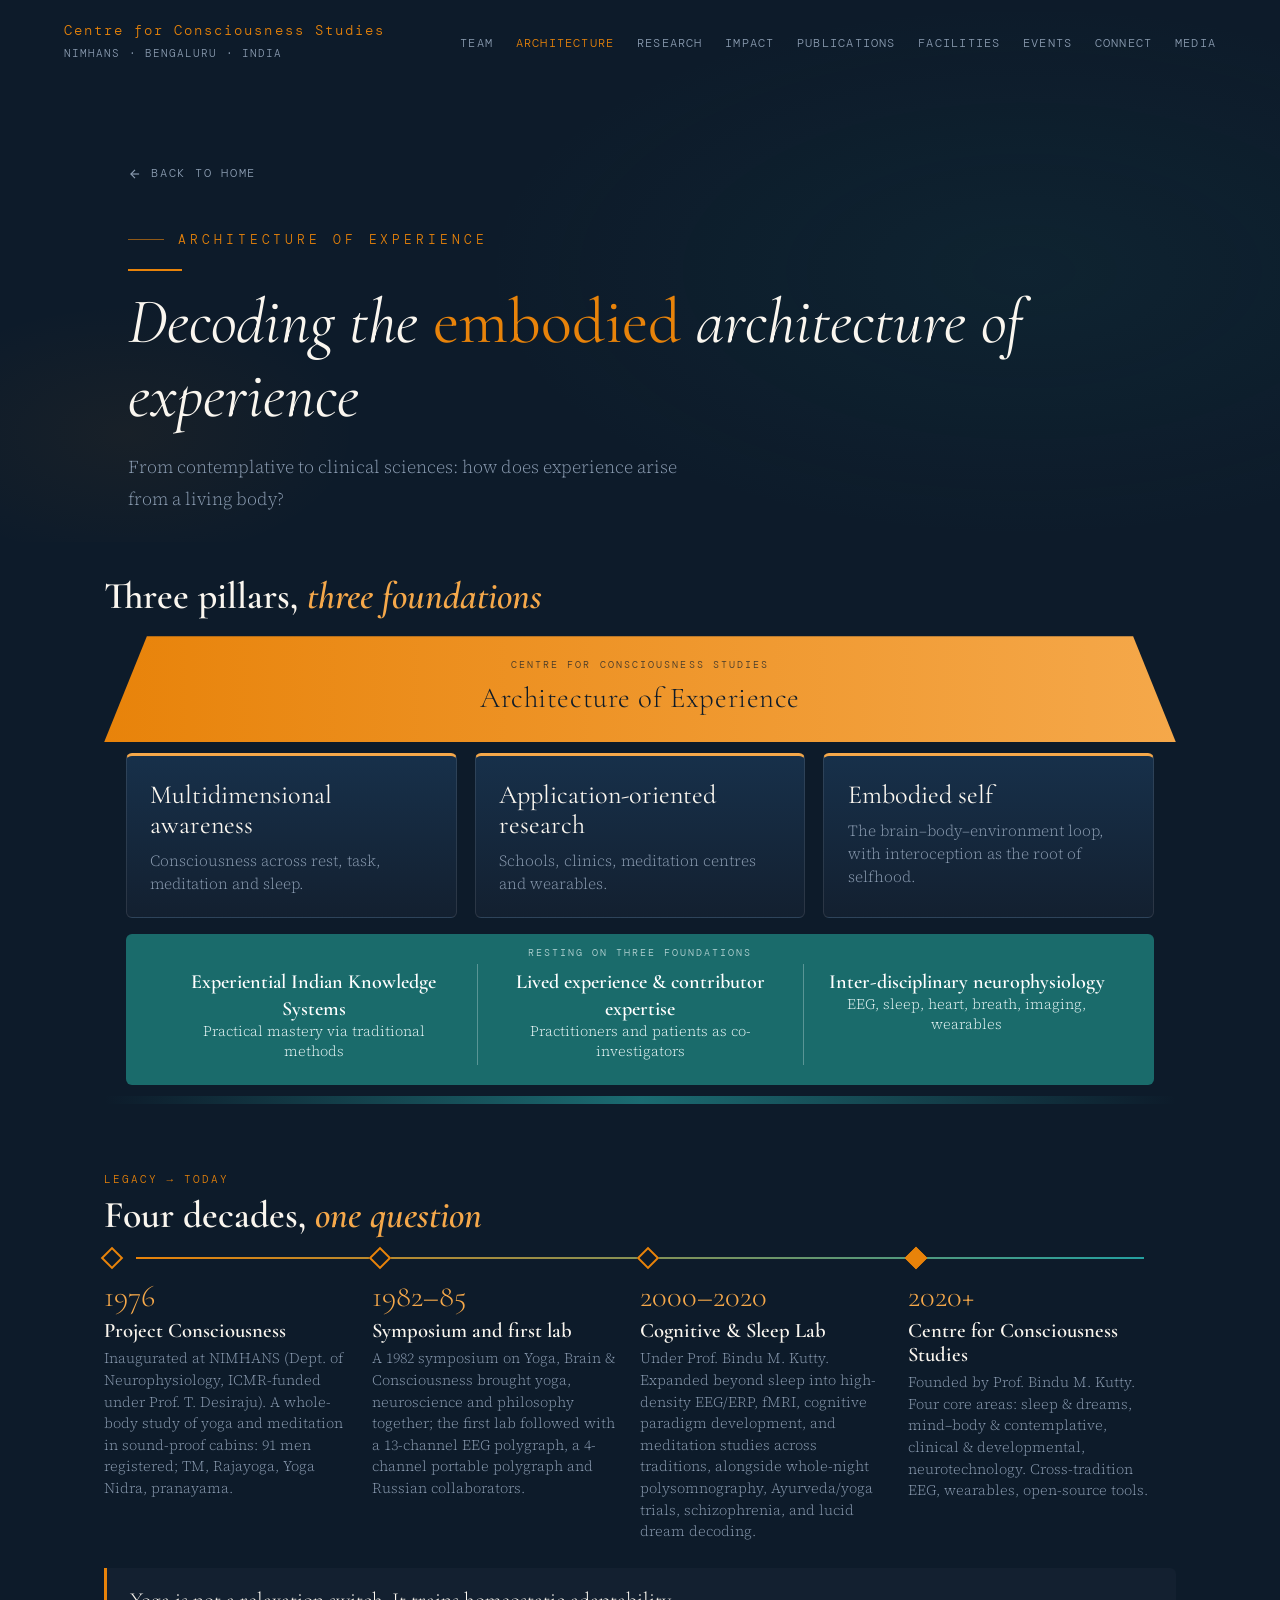
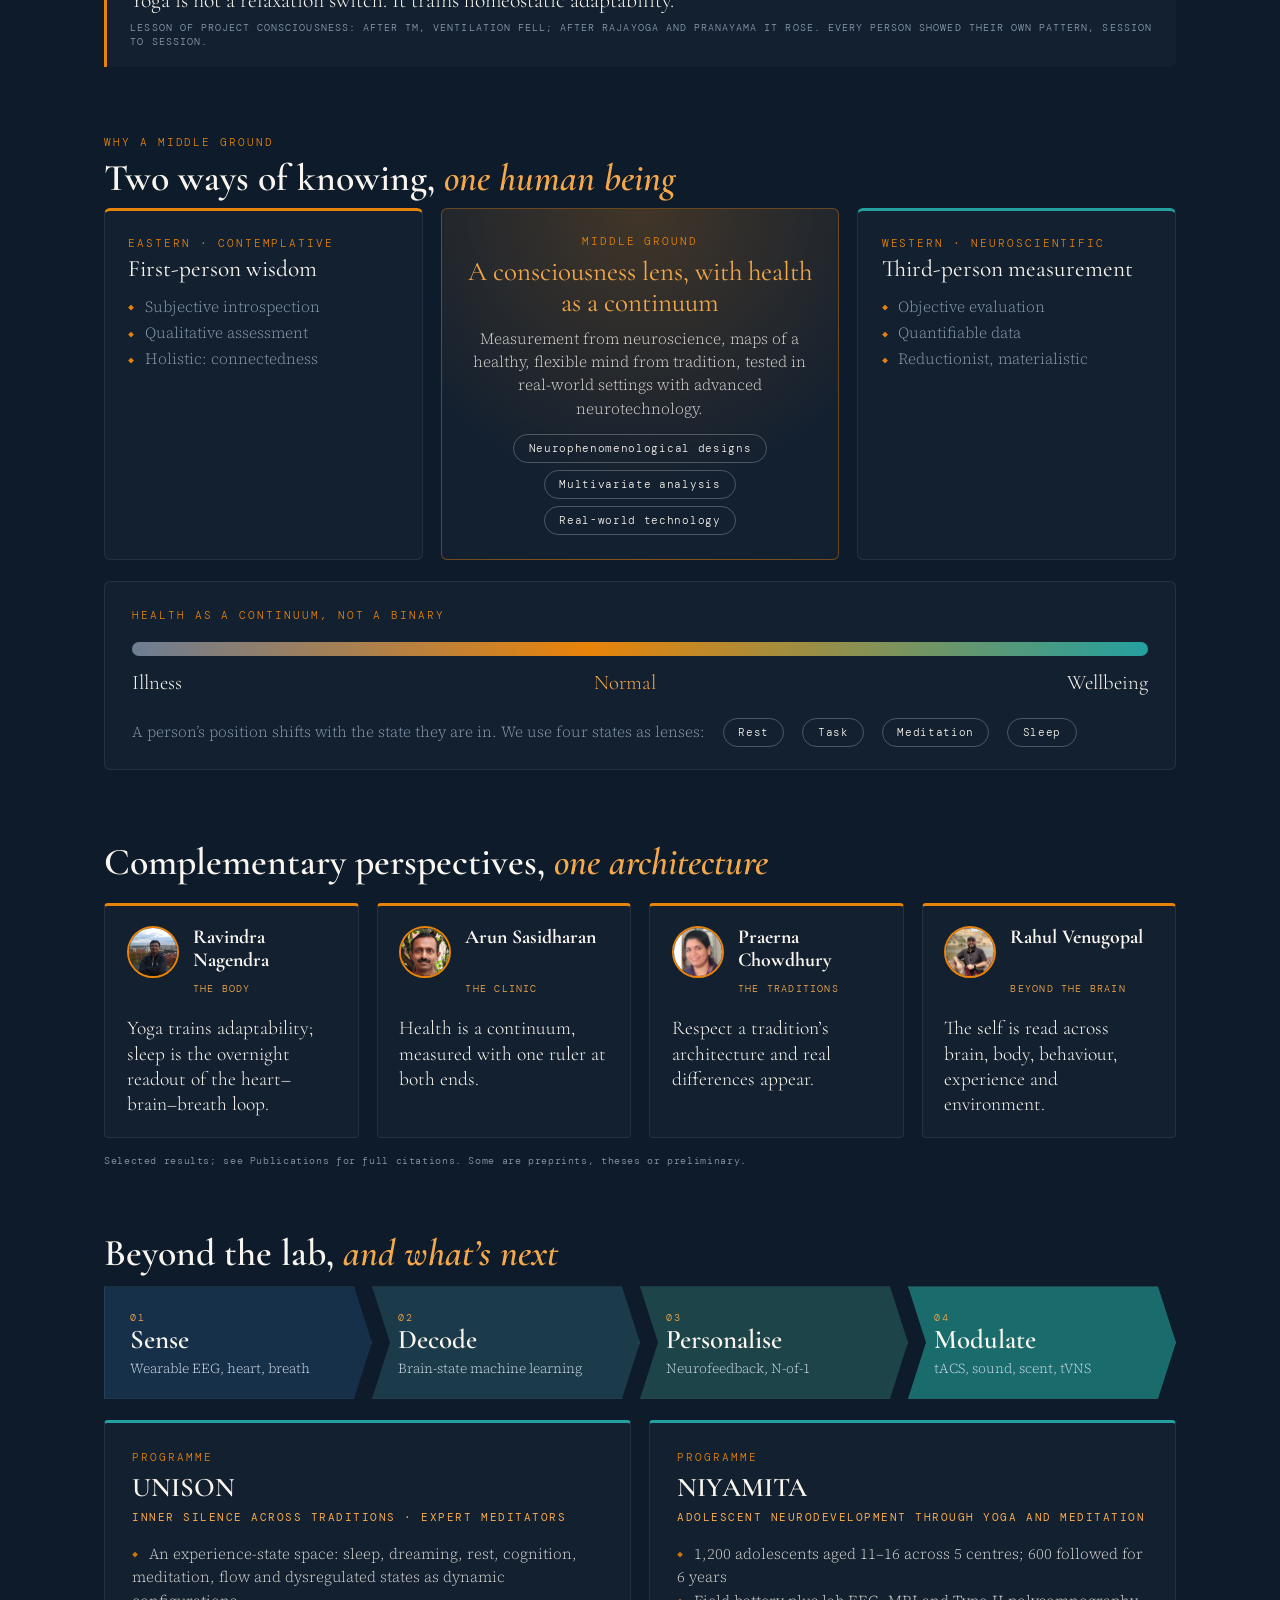
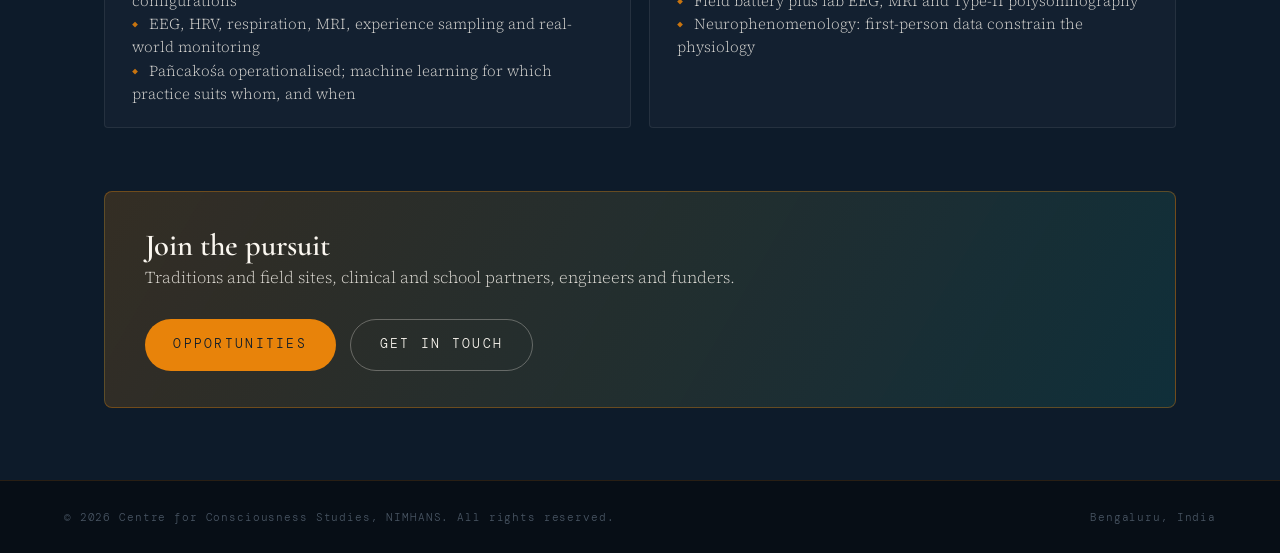
<file: architecture.html>
<!DOCTYPE html>
<html lang="en">

<head>
  <meta charset="UTF-8">
  <meta name="viewport" content="width=device-width, initial-scale=1.0">
  <title>Architecture of Experience — Centre for Consciousness Studies, NIMHANS</title>
  <meta name="description"
    content="Four core research areas, sanctioned projects at the Centre for Consciousness Studies, NIMHANS, Bengaluru.">
  <link rel="preconnect" href="https://fonts.googleapis.com">
  <link rel="preconnect" href="https://fonts.gstatic.com" crossorigin>
  <link
    href="https://fonts.googleapis.com/css2?family=Cormorant+Garamond:ital,wght@0,400;0,600;1,400;1,600&family=Source+Serif+4:wght@300;400&family=DM+Mono:wght@400;500&display=swap"
    rel="stylesheet">
  <style>
    /* ── TOKENS ─────────────────────────────────────────── */
    :root {
      --ink: #0D1B2A;
      --saffron: #E8830A;
      --saffron-lt: #F5A84A;
      --cream: #FAF6EF;
      --stone: #E2D9CC;
      --muted: #8A9BB0;
      --teal: #1A6B6B;
      --teal-lt: #24A0A0;
      --surface: #132030;
      --white: #FFFFFF;
      --ff-disp: 'Cormorant Garamond', Georgia, serif;
      --ff-body: 'Source Serif 4', Georgia, serif;
      --ff-mono: 'DM Mono', 'Courier New', monospace;
      --ease: cubic-bezier(0.4, 0, 0.2, 1);
      --max: 1200px;
    }

    *,
    *::before,
    *::after {
      box-sizing: border-box;
      margin: 0;
      padding: 0;
    }

    html {
      scroll-behavior: smooth;
      font-size: 18px;
    }

    body {
      background: var(--ink);
      color: var(--cream);
      font-family: var(--ff-body);
      font-weight: 300;
      line-height: 1.7;
      overflow-x: hidden;
    }

    img {
      max-width: 100%;
      display: block;
    }

    a {
      color: inherit;
      text-decoration: none;
    }

    button {
      cursor: pointer;
      border: none;
      background: none;
      font: inherit;
    }

    h1,
    h2,
    h3,
    h4 {
      font-family: var(--ff-disp);
      font-weight: 400;
      line-height: 1.15;
    }

    .label {
      font-family: var(--ff-mono);
      font-size: .72rem;
      letter-spacing: .22em;
      text-transform: uppercase;
      color: var(--saffron);
    }

    .label::before {
      content: '[';
      opacity: .5;
    }

    .label::after {
      content: ']';
      opacity: .5;
    }

    .container {
      max-width: var(--max);
      margin: 0 auto;
      padding: 0 5vw;
    }

    .section-pad {
      padding: 100px 0;
    }

    /* ── ANIMATIONS ── */
    @keyframes fade-up {
      from {
        opacity: 0;
        transform: translateY(28px);
      }

      to {
        opacity: 1;
        transform: translateY(0);
      }
    }

    .reveal {
      opacity: 1;
      transform: none;
      transition: opacity .7s var(--ease), transform .7s var(--ease);
    }

    .js-loaded .reveal {
      opacity: 0;
      transform: translateY(28px);
    }

    .js-loaded .reveal.visible {
      opacity: 1;
      transform: translateY(0);
    }

    /* ── NAV ── */
    #navbar {
      position: fixed;
      top: 0;
      left: 0;
      right: 0;
      z-index: 1000;
      padding: 20px 5vw;
      display: flex;
      align-items: center;
      justify-content: space-between;
      transition: background .4s var(--ease), padding .4s var(--ease), border-color .4s var(--ease);
      border-bottom: 1px solid transparent;
    }

    #navbar.scrolled {
      background: rgba(13, 27, 42, .96);
      backdrop-filter: blur(16px);
      border-color: rgba(232, 131, 10, .25);
      padding: 14px 5vw;
    }

    .nav-brand {
      display: flex;
      flex-direction: column;
      gap: 1px;
    }

    .nav-brand .brand-top {
      font-family: var(--ff-mono);
      font-size: .75rem;
      letter-spacing: .15em;
      color: var(--saffron);
    }

    .nav-brand .brand-sub {
      font-family: var(--ff-mono);
      font-size: .6rem;
      letter-spacing: .1em;
      color: var(--muted);
      text-transform: uppercase;
    }

    .nav-links {
      display: flex;
      align-items: center;
      gap: 2rem;
      list-style: none;
    }

    .nav-links a {
      font-family: var(--ff-mono);
      font-size: .68rem;
      letter-spacing: .18em;
      text-transform: uppercase;
      color: var(--muted);
      position: relative;
      transition: color .25s;
    }

    .nav-links a::after {
      content: '';
      position: absolute;
      left: 0;
      bottom: -3px;
      width: 0;
      height: 1px;
      background: var(--saffron);
      transition: width .3s var(--ease);
    }

    .nav-links a:hover {
      color: var(--saffron);
    }

    .nav-links a:hover::after {
      width: 100%;
    }

    .hamburger {
      display: none;
      flex-direction: column;
      gap: 5px;
      padding: 4px;
    }

    .hamburger span {
      display: block;
      width: 24px;
      height: 2px;
      background: var(--saffron);
      border-radius: 2px;
      transition: transform .3s, opacity .3s;
    }

    .hamburger.open span:nth-child(1) {
      transform: translateY(7px) rotate(45deg);
    }

    .hamburger.open span:nth-child(2) {
      opacity: 0;
    }

    .hamburger.open span:nth-child(3) {
      transform: translateY(-7px) rotate(-45deg);
    }

    #nav-overlay {
      position: fixed;
      inset: 0;
      z-index: 999;
      background: var(--ink);
      display: flex;
      flex-direction: column;
      align-items: center;
      justify-content: center;
      gap: 2.5rem;
      opacity: 0;
      pointer-events: none;
      transition: opacity .35s var(--ease);
    }

    #nav-overlay.open {
      opacity: 1;
      pointer-events: all;
    }

    #nav-overlay a {
      font-family: var(--ff-disp);
      font-size: clamp(2rem, 5vw, 3.5rem);
      color: var(--cream);
      transition: color .2s;
    }

    #nav-overlay a:hover {
      color: var(--saffron);
    }

    /* ── PAGE HERO ── */
    .page-hero {
      padding: 160px 5vw 80px;
      position: relative;
      overflow: hidden;
    }

    .page-hero::before {
      content: '';
      position: absolute;
      inset: 0;
      background: radial-gradient(ellipse 60% 70% at 80% 50%, rgba(26, 107, 107, .1) 0%, transparent 70%),
        radial-gradient(ellipse 30% 40% at 10% 80%, rgba(232, 131, 10, .05) 0%, transparent 60%);
      pointer-events: none;
    }

    .page-hero .container {
      position: relative;
    }

    .page-hero .eyebrow {
      font-family: var(--ff-mono);
      font-size: .72rem;
      letter-spacing: .3em;
      color: var(--saffron);
      text-transform: uppercase;
      margin-bottom: 1rem;
      display: flex;
      align-items: center;
      gap: .8rem;
    }

    .page-hero .eyebrow::before {
      content: '';
      display: block;
      width: 2rem;
      height: 1px;
      background: var(--saffron);
      opacity: .6;
    }

    .page-hero h1 {
      font-size: clamp(2.8rem, 5vw, 4.5rem);
      font-style: italic;
      color: var(--cream);
      margin-bottom: 1rem;
    }

    .page-hero h1 em {
      font-style: normal;
      color: var(--saffron);
    }

    .page-hero .sub {
      font-size: 1rem;
      color: var(--muted);
      max-width: 560px;
      line-height: 1.8;
    }

    .back-link {
      display: inline-flex;
      align-items: center;
      gap: .5rem;
      font-family: var(--ff-mono);
      font-size: .65rem;
      letter-spacing: .15em;
      text-transform: uppercase;
      color: var(--muted);
      margin-bottom: 2.5rem;
      transition: color .2s;
    }

    .back-link:hover {
      color: var(--saffron);
    }

    /* ── SAFFRON RULE ── */
    .saffron-rule {
      width: 3rem;
      height: 2px;
      background: var(--saffron);
      margin: .8rem 0;
    }

    /* ── FILTER BAR ── */
    .filter-bar {
      display: flex;
      flex-wrap: wrap;
      gap: .6rem;
      margin-bottom: 2.5rem;
    }

    .filter-btn {
      font-family: var(--ff-mono);
      font-size: .65rem;
      letter-spacing: .15em;
      text-transform: uppercase;
      padding: .5rem 1.1rem;
      border-radius: 100px;
      border: 1px solid rgba(250, 246, 239, .15);
      color: var(--muted);
      transition: all .25s;
    }

    .filter-btn:hover {
      border-color: var(--saffron);
      color: var(--saffron);
    }

    .filter-btn.active {
      background: var(--saffron);
      border-color: var(--saffron);
      color: var(--ink);
    }

    /* ── PROJECTS GRID ── */
    .projects-grid {
      display: grid;
      grid-template-columns: repeat(auto-fill, minmax(300px, 1fr));
      gap: 1.5rem;
    }

    .project-card {
      background: var(--surface);
      border-radius: 12px;
      border: 1px solid rgba(250, 246, 239, .06);
      overflow: hidden;
      transition: transform .25s var(--ease), box-shadow .25s, opacity .35s, border-color .25s;
    }

    .project-card.hidden {
      display: none !important;
    }

    .project-card:hover {
      transform: translateY(-5px);
      box-shadow: 0 0 40px rgba(26, 107, 107, .2);
      border-color: rgba(26, 107, 107, .4);
    }

    .project-top {
      height: 6px;
      background: linear-gradient(90deg, var(--teal), var(--teal-lt));
    }

    .project-top.saffron {
      background: linear-gradient(90deg, var(--saffron), var(--saffron-lt));
    }

    .project-body {
      padding: 1.5rem;
    }

    .project-type {
      font-family: var(--ff-mono);
      font-size: .6rem;
      letter-spacing: .12em;
      color: var(--saffron);
      margin-bottom: .6rem;
      text-transform: uppercase;
    }

    .project-card h3 {
      font-family: var(--ff-disp);
      font-size: 1.1rem;
      color: var(--cream);
      line-height: 1.3;
      margin-bottom: .8rem;
    }

    .project-card p {
      font-size: .85rem;
      color: var(--muted);
      line-height: 1.7;
      margin-bottom: 1rem;
    }

    .project-tags {
      display: flex;
      flex-wrap: wrap;
      gap: .4rem;
    }

    .proj-tag {
      font-family: var(--ff-mono);
      font-size: .55rem;
      letter-spacing: .1em;
      padding: .25rem .7rem;
      border-radius: 100px;
      border: 1px solid rgba(26, 107, 107, .4);
      color: var(--teal-lt);
      text-transform: uppercase;
    }

    /* ── STATS BAR ── */
    .stats-bar {
      display: flex;
      gap: 3rem;
      flex-wrap: wrap;
      margin-bottom: 3rem;
      padding: 1.5rem 2rem;
      background: var(--surface);
      border-radius: 12px;
      border: 1px solid rgba(250, 246, 239, .06);
    }

    .stat-item {
      display: flex;
      flex-direction: column;
      gap: .2rem;
    }

    .stat-num {
      font-family: var(--ff-disp);
      font-size: 2rem;
      color: var(--saffron);
      line-height: 1;
    }

    .stat-label {
      font-family: var(--ff-mono);
      font-size: .6rem;
      letter-spacing: .12em;
      color: var(--muted);
      text-transform: uppercase;
    }

    /* ── RESPONSIVE ── */
    @media (max-width: 768px) {
      .nav-links {
        display: none;
      }

      .hamburger {
        display: flex;
      }

      .projects-grid {
        grid-template-columns: 1fr;
      }

      .stats-bar {
        gap: 1.5rem;
      }
    }

    /* ── RESEARCH PAGE ─────────────────────────── */
    .area-block { padding: 4rem 0; border-top: 1px solid rgba(232,131,10,.15); }
    .area-head { display: grid; grid-template-columns: 1fr auto; gap: 2rem; align-items: end; margin-bottom: 2rem; }
    .area-num { font-family: var(--ff-mono); font-size: .68rem; letter-spacing: .2em; text-transform: uppercase; color: var(--saffron); }
    .area-head h2 { font-family: var(--ff-disp); font-size: 2.4rem; font-weight: 600; color: var(--cream); line-height: 1.15; margin: .3rem 0; }
    .area-head h2 em { color: var(--saffron-lt); font-style: italic; }
    .area-tag { color: var(--muted); font-size: .95rem; }
    .area-themes { display: flex; flex-wrap: wrap; gap: .5rem; margin-top: 1rem; }
    .area-fund { text-align: right; }
    .area-fund .big { font-family: var(--ff-disp); font-size: 2.8rem; line-height: 1; color: var(--saffron-lt); }
    .area-fund .small { font-family: var(--ff-mono); font-size: .62rem; letter-spacing: .12em; text-transform: uppercase; color: var(--muted); margin-top: .4rem; }
    .proj-meta { display: flex; justify-content: space-between; gap: 1rem; flex-wrap: wrap; margin-top: 1rem; font-family: var(--ff-mono); font-size: .62rem; letter-spacing: .08em; text-transform: uppercase; color: var(--muted); }
    .proj-meta .amt { color: var(--saffron-lt); }
    .status-pill { display: inline-block; padding: .1rem .6rem; border: 1px solid rgba(232,131,10,.4); border-radius: 100px; color: var(--saffron-lt); }

    .area-pipe { display:flex; flex-wrap:wrap; gap:.6rem 1.6rem; margin:1.2rem 0 0; font-family:var(--ff-mono); font-size:.66rem; letter-spacing:.08em; color:var(--muted); }
    .area-pipe b { color:var(--saffron-lt); font-weight:500; font-size:.85rem; }
    details.stu { margin:1rem 0 1.4rem; border:1px solid rgba(250,246,239,.08); border-radius:4px; background:var(--surface); }
    details.stu summary { cursor:pointer; padding:.8rem 1.1rem; font-family:var(--ff-mono); font-size:.66rem; letter-spacing:.1em; text-transform:uppercase; color:var(--saffron-lt); }
    details.stu ul { margin:0; padding:0 1.1rem 1rem 2.2rem; color:var(--cream); font-size:.9rem; line-height:1.55; }
    .kf-filter { display:flex; flex-wrap:wrap; gap:.5rem; margin:1.2rem 0 2rem; }
    .kf-filter button { background:transparent; border:1px solid rgba(250,246,239,.2); color:var(--cream); border-radius:99px; padding:.4rem 1rem; font-family:var(--ff-mono); font-size:.64rem; letter-spacing:.08em; cursor:pointer; }
    .kf-filter button.on { background:var(--saffron); border-color:var(--saffron); color:var(--ink); }
    .kf-grid { display:grid; grid-template-columns:repeat(auto-fill,minmax(320px,1fr)); gap:1.4rem; }
    .kf-card { background:var(--surface); border:1px solid rgba(250,246,239,.08); border-radius:4px; overflow:hidden; display:flex; flex-direction:column; }
    .kf-card a.img { background:#fff; display:block; }
    .kf-card img { width:100%; display:block; aspect-ratio:16/10; object-fit:contain; }
    .kf-body { padding:1.2rem 1.4rem 1.4rem; }
    .kf-body .k { font-family:var(--ff-mono); font-size:.58rem; letter-spacing:.16em; text-transform:uppercase; color:var(--saffron); }
    .kf-body h3 { font-family:var(--ff-disp); font-size:1.3rem; line-height:1.25; color:var(--cream); margin:.4rem 0 .6rem; }
    .kf-body p { color:var(--cream); opacity:.82; font-size:.9rem; line-height:1.55; }
    .kf-body .cite { font-family:var(--ff-mono); font-size:.6rem; letter-spacing:.04em; color:var(--muted); margin-top:.8rem; }
    .kf-body .cite a { color:var(--saffron-lt); }
    .area-note { font-family: var(--ff-mono); font-size: .62rem; letter-spacing: .1em; color: var(--muted); text-align: center; margin-top: 3rem; }
    .overview-grid { display: grid; grid-template-columns: repeat(4, 1fr); gap: 1.2rem; margin-bottom: 1rem; }
    .overview-card { display: block; padding: 1.6rem; background: var(--surface); border: 1px solid rgba(250,246,239,.08); border-top: 3px solid var(--saffron); border-radius: 4px; transition: transform .25s var(--ease), border-color .25s var(--ease); color: var(--cream); text-decoration: none; }
    .overview-card:hover { transform: translateY(-3px); border-color: var(--saffron); }
    .overview-card h3 { font-family: var(--ff-disp); font-size: 1.35rem; line-height: 1.2; margin: .4rem 0 .5rem; }
    .overview-card p { font-size: .85rem; color: var(--muted); line-height: 1.5; }
    .overview-card .counts { margin-top: 1rem; font-family: var(--ff-mono); font-size: .62rem; letter-spacing: .1em; text-transform: uppercase; color: var(--saffron-lt); }
    @media (max-width: 900px) { .overview-grid { grid-template-columns: repeat(2, 1fr); } .area-head { grid-template-columns: 1fr; } .area-fund { text-align: left; } }
    @media (max-width: 520px) { .overview-grid { grid-template-columns: 1fr; } .area-head h2 { font-size: 1.9rem; } }
  </style>

<style>
  /* ── Architecture page (scoped .ax-) ── */
  html { scroll-padding-top: 110px; }
  .ax-sub { position: sticky; top: 58px; z-index: 60; background: rgba(13,27,42,.94); backdrop-filter: blur(12px); border-bottom: 1px solid rgba(232,131,10,.18); }
  .ax-sub ul { max-width: var(--max); margin: 0 auto; padding: .7rem 5vw; display: flex; gap: .4rem 1.6rem; list-style: none; overflow-x: auto; white-space: nowrap; scrollbar-width: none; }
  .ax-sub a { font-family: var(--ff-mono); font-size: .64rem; letter-spacing: .16em; text-transform: uppercase; color: var(--muted); text-decoration: none; padding: .25rem 0; border-bottom: 1px solid transparent; }
  .ax-sub a:hover, .ax-sub a.on { color: var(--saffron-lt); border-color: var(--saffron); }
  .ax-block { padding: 3.2rem 0 .5rem; }
  .ax-h2 { font-family: var(--ff-disp); font-size: 2.1rem; line-height: 1.15; color: var(--cream); margin: .3rem 0 .4rem; font-weight: 600; }
  .ax-h2 em { color: var(--saffron-lt); }
  .ax-lede { color: var(--muted); font-size: .98rem; max-width: 62ch; margin-bottom: 1.6rem; }
  .ax-k { font-family: var(--ff-mono); font-size: .6rem; letter-spacing: .18em; text-transform: uppercase; color: var(--saffron); }

  /* architecture diagram */
  .ax-arch { position: relative; margin-top: 1rem; }
  .ax-roof { position: relative; text-align: center; padding: 1.1rem 1rem; font-family: var(--ff-disp); font-size: 1.6rem; color: var(--ink); background: linear-gradient(90deg, var(--saffron), var(--saffron-lt)); clip-path: polygon(4% 0, 96% 0, 100% 100%, 0 100%); letter-spacing: .02em; }
  .ax-roof small { display: block; font-family: var(--ff-mono); font-size: .58rem; letter-spacing: .2em; text-transform: uppercase; opacity: .75; }
  .ax-pillars { display: grid; grid-template-columns: repeat(3, 1fr); gap: 1rem; padding: 0 1.2rem; margin-top: .6rem; }
  .ax-pillar { background: linear-gradient(180deg, #17304a, var(--surface)); border: 1px solid rgba(250,246,239,.1); border-top: 3px solid var(--saffron-lt); border-radius: 6px; padding: 1.3rem 1.3rem 1.2rem; display: flex; flex-direction: column; gap: .5rem; }
  .ax-pillar h3 { font-family: var(--ff-disp); font-size: 1.45rem; line-height: 1.15; color: var(--cream); }
  .ax-pillar p { font-size: .86rem; color: var(--muted); line-height: 1.5; flex: 1; }
  .ax-held { display: flex; align-items: center; gap: .3rem; margin-top: .4rem; padding-top: .7rem; border-top: 1px dashed rgba(250,246,239,.14); font-family: var(--ff-mono); font-size: .54rem; letter-spacing: .12em; text-transform: uppercase; color: var(--muted); }
  .ax-held img { width: 26px; height: 26px; border-radius: 50%; object-fit: cover; border: 1.5px solid var(--saffron); margin-left: -4px; background: var(--surface); }
  .ax-held span { margin-right: .5rem; }
  .ax-base { margin: .9rem 1.2rem 0; position: relative; padding: 1.7rem 1.4rem 1.1rem; background: var(--teal); border-radius: 6px; display: grid; grid-template-columns: repeat(3, 1fr); gap: 0; }
  .ax-base::before { content: 'Resting on three foundations'; position: absolute; top: .55rem; left: 0; right: 0; text-align: center; font-family: var(--ff-mono); font-size: .56rem; letter-spacing: .2em; text-transform: uppercase; color: rgba(234,247,247,.75); }
  .ax-slab { padding: .2rem 1.2rem; font-size: .8rem; line-height: 1.35; color: #EAF7F7; text-align: center; }
  .ax-slab + .ax-slab { border-left: 1px solid rgba(234,247,247,.3); }
  .ax-slab b { display: block; font-family: var(--ff-disp); font-size: 1.12rem; color: #fff; font-weight: 600; }
  .ax-ground { height: 8px; background: linear-gradient(90deg, transparent, var(--teal-lt), transparent); margin-top: .6rem; opacity: .6; border-radius: 4px; }

  /* timeline */
  .ax-tl { display: grid; grid-template-columns: repeat(4, 1fr); gap: 0; position: relative; margin-top: .5rem; }
  .ax-tl::before { content: ''; position: absolute; left: 3%; right: 3%; top: 11px; height: 2px; background: linear-gradient(90deg, var(--saffron), var(--teal-lt)); }
  .ax-tl-i { position: relative; padding: 2rem 1.1rem 0 0; }
  .ax-tl-i::before { content: ''; position: absolute; top: 4px; left: 0; width: 16px; height: 16px; transform: rotate(45deg); background: var(--ink); border: 2px solid var(--saffron); }
  .ax-tl-i:last-child::before { background: var(--saffron); }
  .ax-yr { font-family: var(--ff-disp); font-size: 1.7rem; color: var(--saffron-lt); line-height: 1; }
  .ax-tl-i h4 { font-family: var(--ff-disp); font-size: 1.15rem; color: var(--cream); margin: .35rem 0 .3rem; font-weight: 600; }
  .ax-tl-i p { font-size: .8rem; color: var(--muted); line-height: 1.5; }
  .ax-lesson { margin-top: 1.4rem; padding: 1rem 1.3rem; border-left: 3px solid var(--saffron); background: var(--surface); border-radius: 0 6px 6px 0; font-family: var(--ff-disp); font-size: 1.2rem; color: var(--cream); line-height: 1.35; }
  .ax-lesson span { display: block; margin-top: .3rem; font-family: var(--ff-mono); font-size: .58rem; letter-spacing: .1em; color: var(--muted); text-transform: uppercase; }

  /* middle ground */
  .ax-mid { display: grid; grid-template-columns: 1fr 1.25fr 1fr; gap: 1rem; align-items: stretch; }
  .ax-side { background: var(--surface); border: 1px solid rgba(250,246,239,.08); border-radius: 6px; padding: 1.3rem; }
  .ax-side h3 { font-family: var(--ff-disp); font-size: 1.3rem; color: var(--cream); margin: .2rem 0 .6rem; }
  .ax-side ul { list-style: none; font-size: .86rem; color: var(--muted); line-height: 1.7; }
  .ax-side li::before { content: '\25C6'; color: var(--saffron); font-size: .45rem; margin-right: .6rem; vertical-align: middle; }
  .ax-side.e { border-top: 3px solid var(--saffron); } .ax-side.w { border-top: 3px solid var(--teal-lt); }
  .ax-core { background: radial-gradient(circle at 50% 0%, rgba(232,131,10,.22), transparent 70%), var(--surface); border: 1px solid rgba(232,131,10,.4); border-radius: 6px; padding: 1.3rem; text-align: center; display: flex; flex-direction: column; justify-content: center; }
  .ax-core h3 { font-family: var(--ff-disp); font-size: 1.5rem; color: var(--saffron-lt); margin: .3rem 0 .5rem; }
  .ax-core p { font-size: .86rem; color: var(--cream); opacity: .85; line-height: 1.5; }
  .ax-core .tri { display: flex; flex-wrap: wrap; justify-content: center; gap: .4rem; margin-top: .8rem; }
  .ax-pill { font-family: var(--ff-mono); font-size: .62rem; letter-spacing: .06em; color: var(--cream); border: 1px solid rgba(250,246,239,.25); border-radius: 100px; padding: .22rem .8rem; }
  .ax-cont { margin-top: 1.2rem; padding: 1.3rem 1.5rem 1.2rem; background: var(--surface); border: 1px solid rgba(250,246,239,.08); border-radius: 6px; }
  .ax-bar { position: relative; height: 14px; border-radius: 8px; background: linear-gradient(90deg, #6d7d93 0%, var(--saffron) 45%, var(--teal-lt) 100%); margin: 1rem 0 .5rem; }
  .ax-bar i { position: absolute; top: -5px; width: 24px; height: 24px; border-radius: 50%; background: var(--cream); border: 3px solid var(--ink); box-shadow: 0 0 0 1px rgba(250,246,239,.3); transform: translateX(-50%); }
  .ax-ends { display: flex; justify-content: space-between; font-family: var(--ff-disp); font-size: 1.15rem; color: var(--cream); }
  .ax-ends span:nth-child(2) { color: var(--saffron-lt); }
  .ax-cont .row { display: flex; flex-wrap: wrap; gap: .5rem 1rem; align-items: center; margin-top: 1rem; font-size: .85rem; color: var(--muted); }
  .ax-frame { display: grid; grid-template-columns: 1fr 1fr; gap: 1rem; margin-top: 1.2rem; }
  .ax-ladder { background: var(--surface); border: 1px solid rgba(250,246,239,.08); border-radius: 6px; padding: 1.1rem 1.3rem; }
  .ax-ladder h4 { font-family: var(--ff-mono); font-size: .62rem; letter-spacing: .16em; text-transform: uppercase; color: var(--saffron-lt); margin-bottom: .7rem; font-weight: 500; }
  .ax-ladder ol { list-style: none; display: grid; gap: .3rem; }
  .ax-ladder li { display: flex; gap: .8rem; align-items: baseline; padding: .38rem .7rem; border-radius: 4px; font-size: .82rem; color: var(--cream); background: rgba(250,246,239,.04); }
  .ax-ladder li b { font-family: var(--ff-disp); font-size: 1.02rem; min-width: 6.6rem; font-weight: 600; }
  .ax-ladder li span { color: var(--muted); }
  .ax-ladder.k li { border-left: 3px solid var(--saffron); } .ax-ladder.b li { border-left: 3px solid var(--teal-lt); }
  .ax-note { font-family: var(--ff-mono); font-size: .58rem; letter-spacing: .06em; color: var(--muted); margin-top: .8rem; line-height: 1.6; }

  /* voices */
  .ax-tabs { display: grid; grid-template-columns: repeat(4, 1fr); gap: .8rem; margin: 1rem 0 1.4rem; }
  .ax-tab { display: flex; align-items: center; gap: .9rem; text-align: left; background: var(--surface); border: 1px solid rgba(250,246,239,.1); border-bottom: 3px solid transparent; border-radius: 6px; padding: .8rem 1rem; color: var(--cream); cursor: pointer; font: inherit; transition: border-color .25s, transform .25s; }
  .ax-tab:hover { transform: translateY(-2px); border-color: rgba(232,131,10,.5); }
  .ax-tab[aria-selected="true"] { border-bottom-color: var(--saffron); background: linear-gradient(180deg, #17304a, var(--surface)); border-color: rgba(232,131,10,.45); }
  .ax-tab img { width: 48px; height: 48px; border-radius: 50%; object-fit: cover; object-position: center 20%; border: 2px solid var(--saffron); flex: none; }
  .ax-tab .t1 { display: block; font-family: var(--ff-disp); font-size: 1.12rem; line-height: 1.15; }
  .ax-tab .t2 { display: block; font-family: var(--ff-mono); font-size: .56rem; letter-spacing: .12em; text-transform: uppercase; color: var(--saffron-lt); margin-top: .2rem; }
  .js-loaded .ax-vp[hidden] { display: none; }
  .ax-vp-head { display: flex; gap: 1.4rem; align-items: flex-end; justify-content: space-between; flex-wrap: wrap; margin-bottom: 1.2rem; }
  .ax-thesis { font-family: var(--ff-disp); font-size: 1.65rem; line-height: 1.22; color: var(--cream); max-width: 40ch; }
  .ax-thesis em { color: var(--saffron-lt); }
  .ax-tags { display: flex; gap: .4rem; flex-wrap: wrap; }
  .ax-cards { display: grid; grid-template-columns: repeat(3, 1fr); gap: 1rem; }
  .ax-card { background: var(--surface); border: 1px solid rgba(250,246,239,.08); border-top: 3px solid var(--saffron); border-radius: 4px; padding: 1.2rem 1.3rem 1rem; display: flex; flex-direction: column; }
  .ax-card.t { border-top-color: var(--teal-lt); } .ax-card.wide { grid-column: span 2; } .ax-card.full { grid-column: 1 / -1; }
  .ax-big { font-family: var(--ff-disp); font-size: 2.6rem; line-height: 1; color: var(--saffron-lt); }
  .ax-card.t .ax-big { color: var(--teal-lt); }
  .ax-big small { font-size: 1rem; color: var(--muted); margin-left: .3rem; }
  .ax-card h4 { font-family: var(--ff-disp); font-size: 1.2rem; line-height: 1.22; color: var(--cream); margin: .5rem 0 .35rem; font-weight: 600; }
  .ax-card p { font-size: .84rem; line-height: 1.55; color: var(--cream); opacity: .8; flex: 1; }
  .ax-card cite { display: block; margin-top: .8rem; font-family: var(--ff-mono); font-style: normal; font-size: .56rem; letter-spacing: .05em; line-height: 1.5; color: var(--muted); }
  .ax-flag { display: inline-block; margin-left: .5rem; font-family: var(--ff-mono); font-size: .52rem; letter-spacing: .12em; text-transform: uppercase; color: var(--saffron-lt); border: 1px solid rgba(232,131,10,.45); border-radius: 100px; padding: 0 .5rem; vertical-align: middle; }
  .ax-vs { display: grid; gap: .45rem; margin: .7rem 0 .3rem; }
  .ax-vs div { display: grid; grid-template-columns: 5.2rem 1fr 3.4rem; gap: .6rem; align-items: center; font-family: var(--ff-mono); font-size: .6rem; letter-spacing: .06em; color: var(--muted); }
  .ax-vs .tr { height: 10px; border-radius: 5px; background: rgba(250,246,239,.08); overflow: hidden; }
  .ax-vs .tr i { display: block; height: 100%; border-radius: 5px; background: var(--saffron); }
  .ax-vs .tr i.g { background: #6d7d93; } .ax-vs .tr i.tl { background: var(--teal-lt); }
  .ax-vs b { color: var(--cream); font-weight: 500; text-align: right; }
  .ax-chips { display: flex; flex-wrap: wrap; gap: .4rem; margin-top: .7rem; }
  .ax-chips span { font-size: .78rem; color: var(--cream); background: rgba(250,246,239,.06); border: 1px solid rgba(250,246,239,.12); border-radius: 4px; padding: .3rem .65rem; line-height: 1.3; }
  .ax-chips span b { color: var(--saffron-lt); font-family: var(--ff-mono); font-size: .62rem; margin-right: .4rem; font-weight: 500; }
  .ax-split { display: grid; grid-template-columns: 1.1fr 1fr; gap: 1.4rem; align-items: center; }
  .ax-loop svg { width: 100%; max-width: 250px; height: auto; display: block; margin: 0 auto; }
  .ax-loop ol { list-style: none; display: grid; gap: .45rem; }
  .ax-loop li { font-size: .8rem; color: var(--muted); line-height: 1.4; display: grid; grid-template-columns: 1.6rem 1fr; gap: .5rem; }
  .ax-loop li i { font-style: normal; display: inline-grid; place-items: center; width: 1.4rem; height: 1.4rem; border-radius: 50%; background: var(--saffron); color: var(--ink); font-family: var(--ff-mono); font-size: .62rem; font-weight: 500; }
  .ax-loop li b { color: var(--cream); font-family: var(--ff-disp); font-size: .98rem; font-weight: 600; }
  .ax-loop li q { display: block; font-style: italic; color: var(--saffron-lt); quotes: '\201C' '\201D'; }

  /* lab to life */
  .ax-pipe { display: grid; grid-template-columns: repeat(4, 1fr); gap: 0; margin: .6rem 0 1.2rem; }
  .ax-step { position: relative; padding: 1.1rem 1.5rem 1.1rem 1.4rem; background: var(--surface); border: 1px solid rgba(250,246,239,.08); clip-path: polygon(0 0, calc(100% - 18px) 0, 100% 50%, calc(100% - 18px) 100%, 0 100%, 18px 50%); }
  .ax-step:first-child { clip-path: polygon(0 0, calc(100% - 18px) 0, 100% 50%, calc(100% - 18px) 100%, 0 100%); }
  .ax-step:nth-child(1) { background: #17304a; } .ax-step:nth-child(2) { background: #1b3a4a; } .ax-step:nth-child(3) { background: #1d4448; } .ax-step:nth-child(4) { background: #1A6B6B; }
  .ax-step .n { font-family: var(--ff-mono); font-size: .58rem; letter-spacing: .18em; color: var(--saffron-lt); }
  .ax-step b { display: block; font-family: var(--ff-disp); font-size: 1.5rem; color: var(--cream); line-height: 1.1; font-weight: 600; }
  .ax-step span { font-size: .76rem; color: #cfdbe6; line-height: 1.4; display: block; margin-top: .2rem; }
  .ax-two { display: grid; grid-template-columns: 1fr 1.25fr; gap: 1rem; }
  .ax-gap { display: grid; gap: .6rem; }
  .ax-gap div { display: flex; align-items: baseline; gap: .9rem; background: var(--surface); border-left: 3px solid var(--teal-lt); border-radius: 0 4px 4px 0; padding: .7rem 1rem; }
  .ax-gap b { font-family: var(--ff-disp); font-size: 1.5rem; color: var(--teal-lt); min-width: 5.6rem; line-height: 1; font-weight: 600; }
  .ax-gap span { font-size: .82rem; color: var(--cream); opacity: .85; line-height: 1.4; }
  .ax-proj { display: grid; gap: .45rem; }
  .ax-proj div { display: grid; grid-template-columns: 1.4rem 1fr auto; gap: .7rem; align-items: baseline; background: var(--surface); border: 1px solid rgba(250,246,239,.07); border-radius: 4px; padding: .6rem .9rem; font-size: .83rem; color: var(--cream); }
  .ax-proj i { font-style: normal; font-family: var(--ff-mono); font-size: .62rem; color: var(--saffron); }
  .ax-proj em { font-style: normal; font-family: var(--ff-mono); font-size: .54rem; letter-spacing: .08em; text-transform: uppercase; color: var(--muted); text-align: right; }
  .ax-cta { margin: 3.5rem 0 1rem; padding: 2rem 2.2rem; border-radius: 8px; background: linear-gradient(120deg, rgba(232,131,10,.18), rgba(26,107,107,.25)); border: 1px solid rgba(232,131,10,.35); display: flex; gap: 1.5rem; justify-content: space-between; align-items: center; flex-wrap: wrap; }
  .ax-cta h3 { font-family: var(--ff-disp); font-size: 1.7rem; color: var(--cream); font-weight: 600; }
  .ax-cta p { color: var(--cream); opacity: .85; font-size: .92rem; }
  .ax-btn { display: inline-flex; align-items: center; gap: .6rem; font-family: var(--ff-mono); font-size: .7rem; letter-spacing: .18em; text-transform: uppercase; color: var(--ink); background: var(--saffron); border-radius: 100px; padding: .8rem 1.6rem; text-decoration: none; }
  .ax-btn.o { background: transparent; color: var(--cream); border: 1px solid rgba(250,246,239,.3); }

  .ax-fw { display: grid; grid-template-columns: repeat(4, 1fr); gap: .8rem; margin-top: 1.2rem; }
  .ax-fw > div { background: var(--surface); border: 1px solid rgba(250,246,239,.08); border-radius: 6px; padding: .9rem 1rem; }
  .ax-fw p { font-family: var(--ff-disp); font-size: 1.12rem; line-height: 1.25; color: var(--cream); margin-top: .3rem; }
  .ax-fw .ax-chips { margin-top: .4rem; } .ax-fw .ax-chips span { font-family: var(--ff-mono); font-size: .62rem; padding: .2rem .55rem; }
  .ax-oa { display: grid; grid-template-columns: 1fr 1fr; gap: .8rem; margin-top: .8rem; }
  .ax-oa > div { background: var(--surface); border-left: 3px solid var(--saffron); border-radius: 0 6px 6px 0; padding: .8rem 1rem; }
  .ax-oa ol { margin: .4rem 0 0 1.1rem; font-size: .84rem; color: var(--cream); line-height: 1.6; }
  .ax-next { display: grid; grid-template-columns: 1fr 1fr; gap: 1rem; }
  .ax-next .ax-card { border-top-color: var(--teal-lt); padding: 1.4rem 1.5rem 1.2rem; }
  .ax-next h4 { font-size: 1.5rem; margin-top: .3rem; } .ax-next h4 small { display: block; font-family: var(--ff-mono); font-size: .6rem; letter-spacing: .14em; text-transform: uppercase; color: var(--saffron-lt); margin-top: .35rem; font-weight: 400; }
  .ax-next ul { list-style: none; font-size: .84rem; line-height: 1.55; color: var(--cream); opacity: .85; margin-top: .6rem; }
  .ax-next li::before { content: '\25C6'; color: var(--saffron); font-size: .45rem; margin-right: .6rem; vertical-align: middle; }
  @media (max-width: 960px) {
    .ax-fw { grid-template-columns: 1fr 1fr; } .ax-next, .ax-oa { grid-template-columns: 1fr; }
    .ax-cards { grid-template-columns: repeat(2, 1fr); } .ax-card.wide { grid-column: span 2; }
    .ax-tabs { grid-template-columns: repeat(2, 1fr); }
    .ax-mid, .ax-two, .ax-frame { grid-template-columns: 1fr; }
    .ax-pipe { grid-template-columns: 1fr 1fr; gap: .5rem; } .ax-step, .ax-step:first-child { clip-path: none; border-radius: 6px; }
  }
  @media (max-width: 680px) {
    .ax-pillars { grid-template-columns: 1fr; padding: 0; } .ax-base { grid-template-columns: 1fr; margin: .9rem 0 0; } .ax-slab + .ax-slab { border-left: 0; border-top: 1px solid rgba(234,247,247,.3); margin-top: .6rem; padding-top: .8rem; }
    .ax-roof { font-size: 1.25rem; }
    .ax-tl { grid-template-columns: 1fr; } .ax-tl::before { left: 7px; right: auto; top: 0; bottom: 0; width: 2px; height: auto; }
    .ax-tl-i { padding: 0 0 1.4rem 2rem; } .ax-tl-i::before { top: 2px; }
    .ax-cards { grid-template-columns: 1fr; } .ax-card.wide { grid-column: auto; }
    .ax-tabs { grid-template-columns: 1fr 1fr; } .ax-tab { padding: .6rem; gap: .5rem; } .ax-tab img { width: 36px; height: 36px; } .ax-tab .t1 { font-size: .98rem; }
    .ax-split { grid-template-columns: 1fr; } .ax-pipe { grid-template-columns: 1fr; }
    .ax-h2 { font-size: 1.7rem; } .ax-thesis { font-size: 1.35rem; }
  }
</style>
  <style>/* keep the 9-link header on one line on laptop widths */
    .nav-brand .brand-top, .nav-brand .brand-sub { white-space: nowrap; }
    @media (max-width: 1440px) and (min-width: 1025px) { .nav-links { gap: 1.25rem; } .nav-links a { letter-spacing: .1em; } }
  </style>
<style>
  .cx-grid { display: grid; grid-template-columns: repeat(4, 1fr); gap: 1rem; margin-top: 1rem; }
  .cx-card { justify-content: flex-start; background: var(--surface); border: 1px solid rgba(250,246,239,.08); border-top: 3px solid var(--saffron); border-radius: 4px; padding: 1.1rem 1.2rem; display: flex; flex-direction: column; gap: .8rem; min-width: 0; }
  .cx-who { display: flex; gap: .8rem; align-items: flex-start; } .cx-who img { flex: none; width: 52px; height: 52px; border-radius: 50%; object-fit: cover; object-position: center 20%; border: 2px solid var(--saffron); }
  .cx-who b { display: block; min-height: 2.3em; font-family: var(--ff-disp); font-size: 1.1rem; line-height: 1.15; } .cx-who span { font-family: var(--ff-mono); font-size: .56rem; letter-spacing: .12em; text-transform: uppercase; color: var(--saffron-lt); }
  .cx-th { font-family: var(--ff-disp); font-size: 1.08rem; line-height: 1.3; color: var(--cream); }
  .cx-st { display: grid; gap: .6rem; margin-top: auto; padding-top: .8rem; border-top: 1px dashed rgba(250,246,239,.14); }
  .cx-st b { display: block; font-family: var(--ff-disp); font-size: 1.8rem; line-height: 1; color: var(--saffron-lt); font-weight: 500; } .cx-st span { font-size: .76rem; line-height: 1.4; color: var(--muted); }
  @media (max-width: 1000px) { .cx-grid { grid-template-columns: 1fr 1fr; } } @media (max-width: 560px) { .cx-grid { grid-template-columns: 1fr; } }
</style>
</head>

<body>

  <!-- ── MOBILE OVERLAY ── -->
  <div id="nav-overlay" role="dialog" aria-modal="true" aria-label="Navigation menu">
    <a href="index.html">Home</a>
    <a href="index.html#people">Team</a>
    <a href="architecture.html" style="color:var(--saffron);">Architecture</a>
    <a href="research.html">Research</a>
    <a href="impact.html">Impact</a>
    <a href="index.html#publications">Publications</a>
    <a href="index.html#facilities">Facilities</a>
    <a href="index.html#talks">Events</a>
    <a href="index.html#Connect">Connect</a>
    <a href="media.html">Media &amp; Outreach</a>
  </div>

  <!-- ── NAV ── -->
  <nav id="navbar" aria-label="Main navigation">
    <a href="index.html" class="nav-brand" aria-label="Centre for Consciousness Studies">
      <span class="brand-top">Centre for Consciousness Studies</span>
      <span class="brand-sub">NIMHANS &middot; Bengaluru &middot; India</span>
    </a>
    <ul class="nav-links" role="list">
      <li><a href="index.html#people">Team</a></li>
      <li><a href="architecture.html" style="color:var(--saffron);">Architecture</a></li>
      <li><a href="research.html">Research</a></li>
      <li><a href="impact.html">Impact</a></li>
      <li><a href="index.html#publications">Publications</a></li>
      <li><a href="index.html#facilities">Facilities</a></li>
      <li><a href="index.html#talks">Events</a></li>
      <li><a href="index.html#Connect">Connect</a></li>
      <li><a href="media.html">Media</a></li>
    </ul>
    <button class="hamburger" id="hamburger" aria-label="Toggle menu" aria-expanded="false">
      <span></span><span></span><span></span>
    </button>
  </nav>

  
  <div class="page-hero" style="padding-bottom:1.5rem;">
    <div class="container"><div class="reveal">
      <a href="index.html" class="back-link"><svg width="14" height="14" viewBox="0 0 24 24" fill="none" stroke="currentColor" stroke-width="2"><line x1="19" y1="12" x2="5" y2="12" /><polyline points="12 19 5 12 12 5" /></svg>Back to Home</a>
      <div class="eyebrow">Architecture of experience</div><div class="saffron-rule"></div>
      <h1>Decoding the <em>embodied</em> architecture of experience</h1>
      <p class="sub">From contemplative to clinical sciences: how does experience arise from a living body?</p>
    </div></div>
  </div>
  <main class="container">
    <section class="ax-block" id="architecture" style="padding-top:1.5rem;">
      <h2 class="ax-h2 reveal">Three pillars, <em>three foundations</em></h2>
      <div class="ax-arch reveal">
        <div class="ax-roof"><small>Centre for Consciousness Studies</small>Architecture of Experience</div>
        <div class="ax-pillars">
          <div class="ax-pillar">
            <h3>Multidimensional awareness</h3>
            <p>Consciousness across rest, task, meditation and sleep.</p>
          </div>
          <div class="ax-pillar">
            <h3>Application-oriented research</h3>
            <p>Schools, clinics, meditation centres and wearables.</p>
          </div>
          <div class="ax-pillar">
            <h3>Embodied self</h3>
            <p>The brain&ndash;body&ndash;environment loop, with interoception as the root of selfhood.</p>
          </div>
        </div>
        <div class="ax-base">
          <div class="ax-slab"><b>Experiential Indian Knowledge Systems</b>Practical mastery via traditional methods</div>
          <div class="ax-slab"><b>Lived experience &amp; contributor expertise</b>Practitioners and patients as co-investigators</div>
          <div class="ax-slab"><b>Inter-disciplinary neurophysiology</b>EEG, sleep, heart, breath, imaging, wearables</div>
        </div>
        <div class="ax-ground"></div>
      </div>
    
    </section>

    <section class="ax-block" id="legacy">
      <div class="ax-k reveal">Legacy &rarr; today</div>
      <h2 class="ax-h2 reveal">Four decades, <em>one question</em></h2>
      <div class="ax-tl reveal">
        <div class="ax-tl-i"><div class="ax-yr">1976</div><h4>Project Consciousness</h4><p>Inaugurated at NIMHANS (Dept. of Neurophysiology, ICMR-funded under Prof. T. Desiraju). A whole-body study of yoga and meditation in sound-proof cabins: 91 men registered; TM, Rajayoga, Yoga Nidra, pranayama.</p></div>
        <div class="ax-tl-i"><div class="ax-yr">1982&ndash;85</div><h4>Symposium and first lab</h4><p>A 1982 symposium on Yoga, Brain &amp; Consciousness brought yoga, neuroscience and philosophy together; the first lab followed with a 13-channel EEG polygraph, a 4-channel portable polygraph and Russian collaborators.</p></div>
        <div class="ax-tl-i"><div class="ax-yr">2000&ndash;2020</div><h4>Cognitive &amp; Sleep Lab</h4><p>Under Prof. Bindu M. Kutty. Expanded beyond sleep into high-density EEG/ERP, fMRI, cognitive paradigm development, and meditation studies across traditions, alongside whole-night polysomnography, Ayurveda/yoga trials, schizophrenia, and lucid dream decoding.</p></div>
        <div class="ax-tl-i"><div class="ax-yr">2020+</div><h4>Centre for Consciousness Studies</h4><p>Founded by Prof. Bindu M. Kutty. Four core areas: sleep &amp; dreams, mind&ndash;body &amp; contemplative, clinical &amp; developmental, neurotechnology. Cross-tradition EEG, wearables, open-source tools.</p></div>
      </div>
      <div class="ax-lesson reveal">Yoga is not a relaxation switch. It trains homeostatic adaptability.
        <span>Lesson of Project Consciousness: after TM, ventilation fell; after Rajayoga and pranayama it rose. Every person showed their own pattern, session to session.</span></div>
    </section>

    <section class="ax-block" id="middle">
      <div class="ax-k reveal">Why a middle ground</div>
      <h2 class="ax-h2 reveal">Two ways of knowing, <em>one human being</em></h2>
      <div class="ax-mid reveal">
        <div class="ax-side e"><div class="ax-k">Eastern &middot; contemplative</div><h3>First-person wisdom</h3><ul><li>Subjective introspection</li><li>Qualitative assessment</li><li>Holistic: connectedness</li></ul></div>
        <div class="ax-core"><div class="ax-k">Middle ground</div><h3>A consciousness lens, with health as a continuum</h3><p>Measurement from neuroscience, maps of a healthy, flexible mind from tradition, tested in real-world settings with advanced neurotechnology.</p>
          <div class="tri"><span class="ax-pill">Neurophenomenological designs</span><span class="ax-pill">Multivariate analysis</span><span class="ax-pill">Real-world technology</span></div></div>
        <div class="ax-side w"><div class="ax-k">Western &middot; neuroscientific</div><h3>Third-person measurement</h3><ul><li>Objective evaluation</li><li>Quantifiable data</li><li>Reductionist, materialistic</li></ul></div>
      </div>
      <div class="ax-cont reveal">
        <div class="ax-k">Health as a continuum, not a binary</div>
        <div class="ax-bar" role="img" aria-label="A continuum from illness through normal to wellbeing"></div>
        <div class="ax-ends"><span>Illness</span><span>Normal</span><span>Wellbeing</span></div>
        <div class="row"><span>A person&rsquo;s position shifts with the state they are in. We use four states as lenses:</span><span class="ax-pill">Rest</span><span class="ax-pill">Task</span><span class="ax-pill">Meditation</span><span class="ax-pill">Sleep</span></div>
      </div>
    </section>

    <section class="ax-block" id="voices" style="padding-bottom:0;">
      <h2 class="ax-h2 reveal">Complementary perspectives, <em>one architecture</em></h2>
      <div class="cx-grid reveal">
        <article class="cx-card"><div class="cx-who"><img src="assets/images/team/ravindra.jpg" alt=""><div><b>Ravindra Nagendra</b><span>The body</span></div></div>
          <p class="cx-th">Yoga trains adaptability; sleep is the overnight readout of the heart&ndash;brain&ndash;breath loop.</p>
          </article>
        <article class="cx-card"><div class="cx-who"><img src="assets/images/team/arun.jpg" alt=""><div><b>Arun Sasidharan</b><span>The clinic</span></div></div>
          <p class="cx-th">Health is a continuum, measured with one ruler at both ends.</p>
          </article>
        <article class="cx-card"><div class="cx-who"><img src="assets/images/team/praerna.jpg" alt=""><div><b>Praerna Chowdhury</b><span>The traditions</span></div></div>
          <p class="cx-th">Respect a tradition&rsquo;s architecture and real differences appear.</p>
          </article>
        <article class="cx-card"><div class="cx-who"><img src="assets/images/team/rahul.png" alt=""><div><b>Rahul Venugopal</b><span>Beyond the brain</span></div></div>
          <p class="cx-th">The self is read across brain, body, behaviour, experience and environment.</p>
          </article>
      </div>
      <p class="ax-note reveal">Selected results; see Publications for full citations. Some are preprints, theses or preliminary.</p>
    </section>

    <section class="ax-block" id="lab-to-life" style="padding-bottom:0;">
      <h2 class="ax-h2 reveal">Beyond the lab, <em>and what&rsquo;s next</em></h2>
      <div class="ax-pipe reveal">
        <div class="ax-step"><span class="n">01</span><b>Sense</b><span>Wearable EEG, heart, breath</span></div>
        <div class="ax-step"><span class="n">02</span><b>Decode</b><span>Brain-state machine learning</span></div>
        <div class="ax-step"><span class="n">03</span><b>Personalise</b><span>Neurofeedback, N-of-1</span></div>
        <div class="ax-step"><span class="n">04</span><b>Modulate</b><span>tACS, sound, scent, tVNS</span></div>
      </div>
      <div class="ax-next reveal" id="next">
        <article class="ax-card"><div class="ax-k">Programme</div><h4>UNISON<small>Inner silence across traditions &middot; expert meditators</small></h4>
          <ul><li>An experience-state space: sleep, dreaming, rest, cognition, meditation, flow and dysregulated states as dynamic configurations</li><li>EEG, HRV, respiration, MRI, experience sampling and real-world monitoring</li><li>Pañcakośa operationalised; machine learning for which practice suits whom, and when</li></ul></article>
        <article class="ax-card"><div class="ax-k">Programme</div><h4>NIYAMITA<small>Adolescent neurodevelopment through yoga and meditation</small></h4>
          <ul><li>1,200 adolescents aged 11&ndash;16 across 5 centres; 600 followed for 6 years</li><li>Field battery plus lab EEG, MRI and Type-II polysomnography</li><li>Neurophenomenology: first-person data constrain the physiology</li></ul></article>
      </div>
    </section>

    <div class="ax-cta reveal"><div><h3>Join the pursuit</h3><p>Traditions and field sites, clinical and school partners, engineers and funders.</p></div>
      <div style="display:flex;gap:.8rem;flex-wrap:wrap;"><a class="ax-btn" href="index.html#Opportunities">Opportunities</a><a class="ax-btn o" href="index.html#Connect">Get in touch</a></div></div>
  </main>

  <footer style="background:#070E16;border-top:1px solid rgba(232,131,10,.15);padding:1.5rem 5vw;margin-top:4rem;">
    <div
      style="max-width:1200px;margin:0 auto;display:flex;justify-content:space-between;align-items:center;flex-wrap:wrap;gap:.5rem;">
      <p style="font-family:'DM Mono',monospace;font-size:.6rem;letter-spacing:.08em;color:rgba(138,155,176,.5);">© 2026
        Centre for Consciousness Studies, NIMHANS. All rights reserved.</p>
      <p style="font-family:'DM Mono',monospace;font-size:.6rem;letter-spacing:.08em;color:rgba(138,155,176,.5);">
        Bengaluru, India</p>
    </div>
  </footer>

<script>
    document.documentElement.classList.add('js-loaded');

    /* Navbar scroll */
    const navbar = document.getElementById('navbar');
    window.addEventListener('scroll', () => {
      navbar.classList.toggle('scrolled', window.scrollY > 80);
    }, { passive: true });

    /* Mobile menu */
    const hamburger = document.getElementById('hamburger');
    const overlay = document.getElementById('nav-overlay');
    hamburger.addEventListener('click', () => {
      const open = overlay.classList.toggle('open');
      hamburger.classList.toggle('open', open);
      hamburger.setAttribute('aria-expanded', open);
      document.body.style.overflow = open ? 'hidden' : '';
    });
    function closeNav() {
      overlay.classList.remove('open');
      hamburger.classList.remove('open');
      hamburger.setAttribute('aria-expanded', 'false');
      document.body.style.overflow = '';
    }
    document.addEventListener('keydown', e => { if (e.key === 'Escape') closeNav(); });

    /* Reveal on scroll */
    const io = new IntersectionObserver((entries) => {
      entries.forEach(entry => {
        if (!entry.isIntersecting) return;
        entry.target.classList.add('visible');
        io.unobserve(entry.target);
      });
    }, { threshold: 0.1 });
    document.querySelectorAll('.reveal').forEach(el => io.observe(el));

    </script>
<script>
  /* Accessible tabs with deep links (#voice-body etc.) */
  (function () {
    var tabs = Array.prototype.slice.call(document.querySelectorAll('.ax-tab'));
    function show(tab, focus, push) {
      tabs.forEach(function (t) {
        var on = t === tab;
        t.setAttribute('aria-selected', on); t.tabIndex = on ? 0 : -1;
        document.getElementById(t.getAttribute('aria-controls')).hidden = !on;
      });
      if (focus) tab.focus();
      if (push) { try { history.replaceState(null, '', '#voice-' + tab.id.replace('tab-', '')); } catch (e) {} }
    }
    tabs.forEach(function (t, i) {
      t.addEventListener('click', function () { show(t, false, true); });
      t.addEventListener('keydown', function (e) {
        var k = e.key, j = k === 'ArrowRight' ? i + 1 : k === 'ArrowLeft' ? i - 1 : k === 'Home' ? 0 : k === 'End' ? tabs.length - 1 : null;
        if (j === null) return; e.preventDefault(); show(tabs[(j + tabs.length) % tabs.length], true, true);
      });
    });
    var m = /^#voice-(body|clinic|traditions|self)$/.exec(location.hash);
    if (m) { show(document.getElementById('tab-' + m[1]), false, false); document.getElementById('voices').scrollIntoView(); }
  })();

  /* Highlight current section in the sub-nav */
  (function () {
    var links = document.querySelectorAll('.ax-sub a');
    var so = new IntersectionObserver(function (es) {
      es.forEach(function (e) { if (e.isIntersecting) links.forEach(function (a) { a.classList.toggle('on', a.getAttribute('href') === '#' + e.target.id); }); });
    }, { rootMargin: '-30% 0px -60% 0px' });
    document.querySelectorAll('.ax-block').forEach(function (s) { so.observe(s); });
  })();
</script>
</body>

</html>
</file>
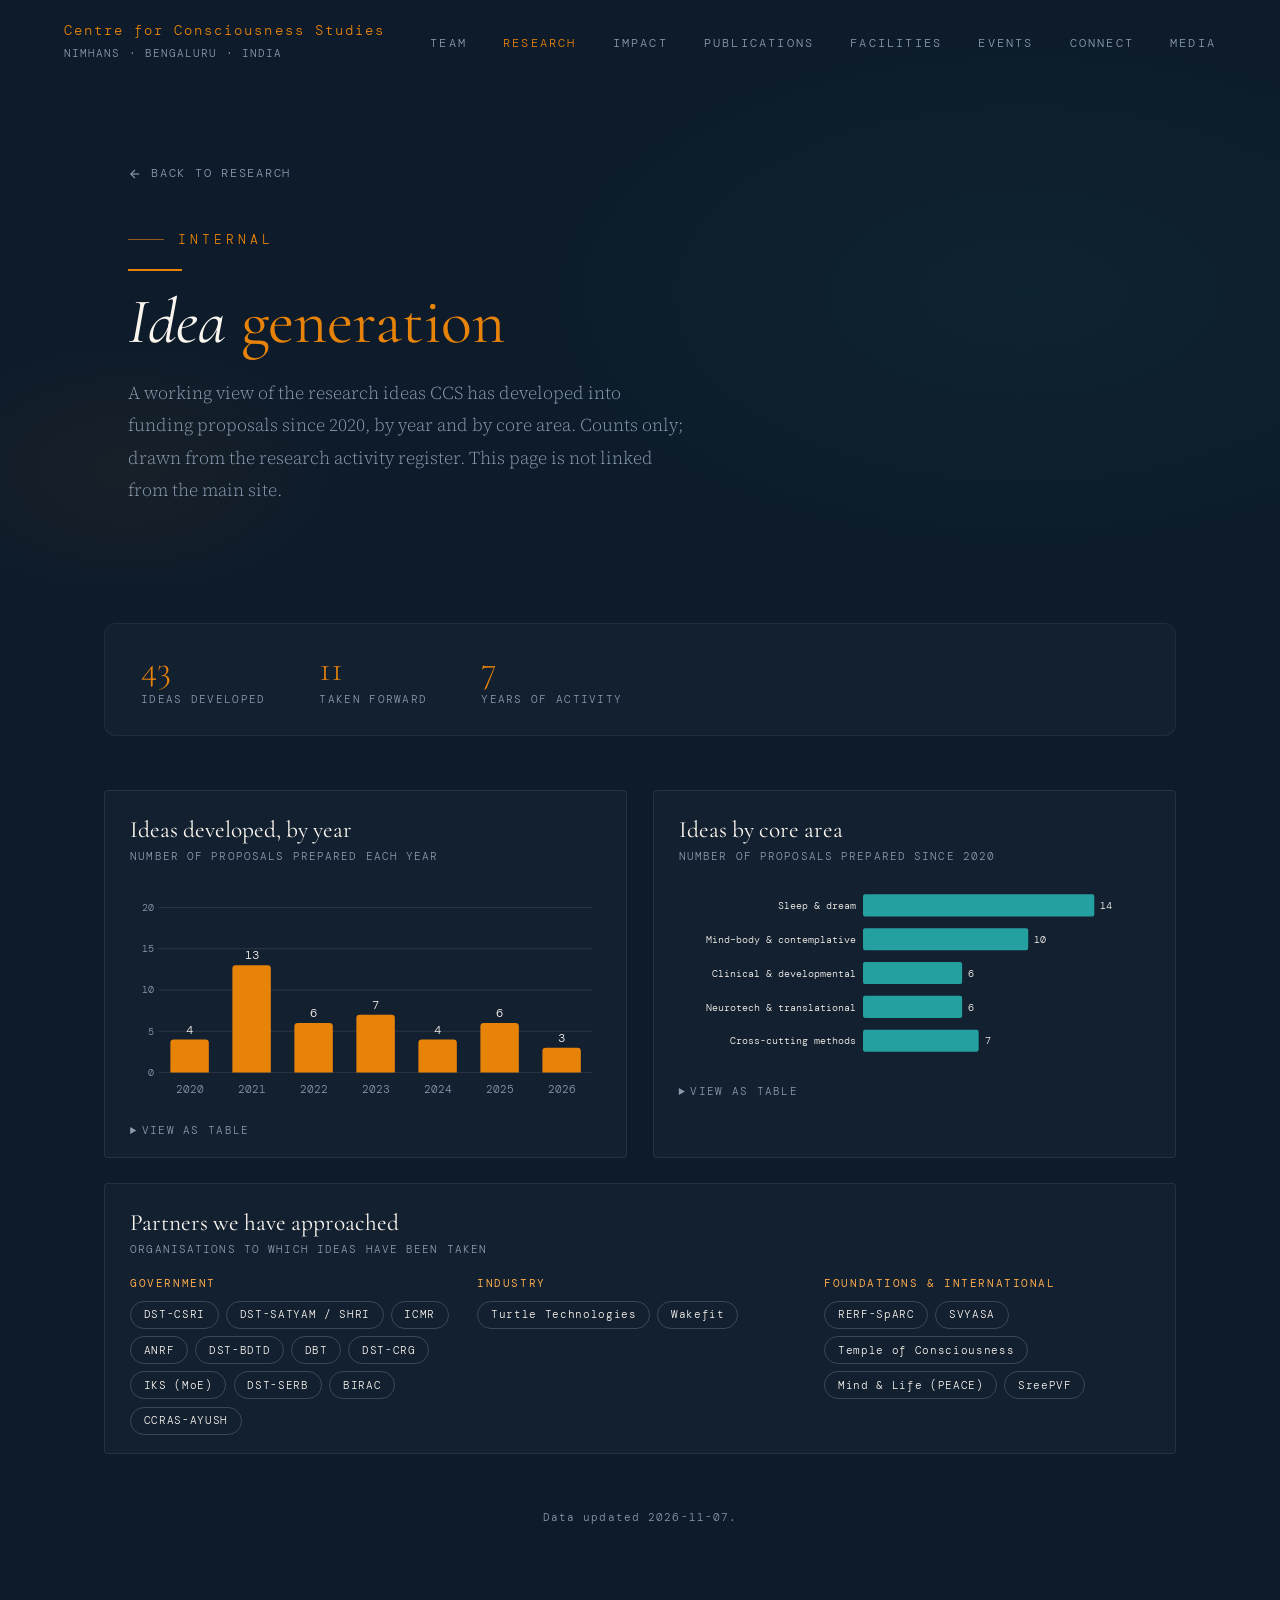
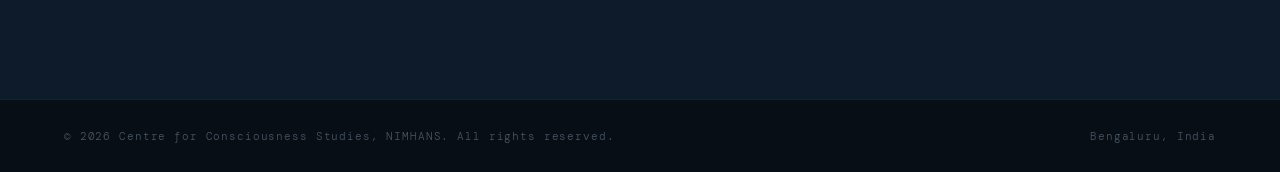
<file: ideas.html>
<!DOCTYPE html>
<html lang="en">

<head>
  <meta charset="UTF-8">
  <meta name="viewport" content="width=device-width, initial-scale=1.0">
  <title>Idea generation (internal) — CCS, NIMHANS</title>
  <meta name="robots" content="noindex, nofollow">
  <link rel="preconnect" href="https://fonts.googleapis.com">
  <link rel="preconnect" href="https://fonts.gstatic.com" crossorigin>
  <link
    href="https://fonts.googleapis.com/css2?family=Cormorant+Garamond:ital,wght@0,400;0,600;1,400;1,600&family=Source+Serif+4:wght@300;400&family=DM+Mono:wght@400;500&display=swap"
    rel="stylesheet">
  <style>
    /* ── TOKENS ─────────────────────────────────────────── */
    :root {
      --ink: #0D1B2A;
      --saffron: #E8830A;
      --saffron-lt: #F5A84A;
      --cream: #FAF6EF;
      --stone: #E2D9CC;
      --muted: #8A9BB0;
      --teal: #1A6B6B;
      --teal-lt: #24A0A0;
      --surface: #132030;
      --white: #FFFFFF;
      --ff-disp: 'Cormorant Garamond', Georgia, serif;
      --ff-body: 'Source Serif 4', Georgia, serif;
      --ff-mono: 'DM Mono', 'Courier New', monospace;
      --ease: cubic-bezier(0.4, 0, 0.2, 1);
      --max: 1200px;
    }

    *,
    *::before,
    *::after {
      box-sizing: border-box;
      margin: 0;
      padding: 0;
    }

    html {
      scroll-behavior: smooth;
      font-size: 18px;
    }

    body {
      background: var(--ink);
      color: var(--cream);
      font-family: var(--ff-body);
      font-weight: 300;
      line-height: 1.7;
      overflow-x: hidden;
    }

    img {
      max-width: 100%;
      display: block;
    }

    a {
      color: inherit;
      text-decoration: none;
    }

    button {
      cursor: pointer;
      border: none;
      background: none;
      font: inherit;
    }

    h1,
    h2,
    h3,
    h4 {
      font-family: var(--ff-disp);
      font-weight: 400;
      line-height: 1.15;
    }

    .label {
      font-family: var(--ff-mono);
      font-size: .72rem;
      letter-spacing: .22em;
      text-transform: uppercase;
      color: var(--saffron);
    }

    .label::before {
      content: '[';
      opacity: .5;
    }

    .label::after {
      content: ']';
      opacity: .5;
    }

    .container {
      max-width: var(--max);
      margin: 0 auto;
      padding: 0 5vw;
    }

    .section-pad {
      padding: 100px 0;
    }

    /* ── ANIMATIONS ── */
    @keyframes fade-up {
      from {
        opacity: 0;
        transform: translateY(28px);
      }

      to {
        opacity: 1;
        transform: translateY(0);
      }
    }

    .reveal {
      opacity: 1;
      transform: none;
      transition: opacity .7s var(--ease), transform .7s var(--ease);
    }

    .js-loaded .reveal {
      opacity: 0;
      transform: translateY(28px);
    }

    .js-loaded .reveal.visible {
      opacity: 1;
      transform: translateY(0);
    }

    /* ── NAV ── */
    #navbar {
      position: fixed;
      top: 0;
      left: 0;
      right: 0;
      z-index: 1000;
      padding: 20px 5vw;
      display: flex;
      align-items: center;
      justify-content: space-between;
      transition: background .4s var(--ease), padding .4s var(--ease), border-color .4s var(--ease);
      border-bottom: 1px solid transparent;
    }

    #navbar.scrolled {
      background: rgba(13, 27, 42, .96);
      backdrop-filter: blur(16px);
      border-color: rgba(232, 131, 10, .25);
      padding: 14px 5vw;
    }

    .nav-brand {
      display: flex;
      flex-direction: column;
      gap: 1px;
    }

    .nav-brand .brand-top {
      font-family: var(--ff-mono);
      font-size: .75rem;
      letter-spacing: .15em;
      color: var(--saffron);
    }

    .nav-brand .brand-sub {
      font-family: var(--ff-mono);
      font-size: .6rem;
      letter-spacing: .1em;
      color: var(--muted);
      text-transform: uppercase;
    }

    .nav-links {
      display: flex;
      align-items: center;
      gap: 2rem;
      list-style: none;
    }

    .nav-links a {
      font-family: var(--ff-mono);
      font-size: .68rem;
      letter-spacing: .18em;
      text-transform: uppercase;
      color: var(--muted);
      position: relative;
      transition: color .25s;
    }

    .nav-links a::after {
      content: '';
      position: absolute;
      left: 0;
      bottom: -3px;
      width: 0;
      height: 1px;
      background: var(--saffron);
      transition: width .3s var(--ease);
    }

    .nav-links a:hover {
      color: var(--saffron);
    }

    .nav-links a:hover::after {
      width: 100%;
    }

    .hamburger {
      display: none;
      flex-direction: column;
      gap: 5px;
      padding: 4px;
    }

    .hamburger span {
      display: block;
      width: 24px;
      height: 2px;
      background: var(--saffron);
      border-radius: 2px;
      transition: transform .3s, opacity .3s;
    }

    .hamburger.open span:nth-child(1) {
      transform: translateY(7px) rotate(45deg);
    }

    .hamburger.open span:nth-child(2) {
      opacity: 0;
    }

    .hamburger.open span:nth-child(3) {
      transform: translateY(-7px) rotate(-45deg);
    }

    #nav-overlay {
      position: fixed;
      inset: 0;
      z-index: 999;
      background: var(--ink);
      display: flex;
      flex-direction: column;
      align-items: center;
      justify-content: center;
      gap: 2.5rem;
      opacity: 0;
      pointer-events: none;
      transition: opacity .35s var(--ease);
    }

    #nav-overlay.open {
      opacity: 1;
      pointer-events: all;
    }

    #nav-overlay a {
      font-family: var(--ff-disp);
      font-size: clamp(2rem, 5vw, 3.5rem);
      color: var(--cream);
      transition: color .2s;
    }

    #nav-overlay a:hover {
      color: var(--saffron);
    }

    /* ── PAGE HERO ── */
    .page-hero {
      padding: 160px 5vw 80px;
      position: relative;
      overflow: hidden;
    }

    .page-hero::before {
      content: '';
      position: absolute;
      inset: 0;
      background: radial-gradient(ellipse 60% 70% at 80% 50%, rgba(26, 107, 107, .1) 0%, transparent 70%),
        radial-gradient(ellipse 30% 40% at 10% 80%, rgba(232, 131, 10, .05) 0%, transparent 60%);
      pointer-events: none;
    }

    .page-hero .container {
      position: relative;
    }

    .page-hero .eyebrow {
      font-family: var(--ff-mono);
      font-size: .72rem;
      letter-spacing: .3em;
      color: var(--saffron);
      text-transform: uppercase;
      margin-bottom: 1rem;
      display: flex;
      align-items: center;
      gap: .8rem;
    }

    .page-hero .eyebrow::before {
      content: '';
      display: block;
      width: 2rem;
      height: 1px;
      background: var(--saffron);
      opacity: .6;
    }

    .page-hero h1 {
      font-size: clamp(2.8rem, 5vw, 4.5rem);
      font-style: italic;
      color: var(--cream);
      margin-bottom: 1rem;
    }

    .page-hero h1 em {
      font-style: normal;
      color: var(--saffron);
    }

    .page-hero .sub {
      font-size: 1rem;
      color: var(--muted);
      max-width: 560px;
      line-height: 1.8;
    }

    .back-link {
      display: inline-flex;
      align-items: center;
      gap: .5rem;
      font-family: var(--ff-mono);
      font-size: .65rem;
      letter-spacing: .15em;
      text-transform: uppercase;
      color: var(--muted);
      margin-bottom: 2.5rem;
      transition: color .2s;
    }

    .back-link:hover {
      color: var(--saffron);
    }

    /* ── SAFFRON RULE ── */
    .saffron-rule {
      width: 3rem;
      height: 2px;
      background: var(--saffron);
      margin: .8rem 0;
    }

    /* ── FILTER BAR ── */
    .filter-bar {
      display: flex;
      flex-wrap: wrap;
      gap: .6rem;
      margin-bottom: 2.5rem;
    }

    .filter-btn {
      font-family: var(--ff-mono);
      font-size: .65rem;
      letter-spacing: .15em;
      text-transform: uppercase;
      padding: .5rem 1.1rem;
      border-radius: 100px;
      border: 1px solid rgba(250, 246, 239, .15);
      color: var(--muted);
      transition: all .25s;
    }

    .filter-btn:hover {
      border-color: var(--saffron);
      color: var(--saffron);
    }

    .filter-btn.active {
      background: var(--saffron);
      border-color: var(--saffron);
      color: var(--ink);
    }

    /* ── PROJECTS GRID ── */
    .projects-grid {
      display: grid;
      grid-template-columns: repeat(auto-fill, minmax(300px, 1fr));
      gap: 1.5rem;
    }

    .project-card {
      background: var(--surface);
      border-radius: 12px;
      border: 1px solid rgba(250, 246, 239, .06);
      overflow: hidden;
      transition: transform .25s var(--ease), box-shadow .25s, opacity .35s, border-color .25s;
    }

    .project-card.hidden {
      display: none !important;
    }

    .project-card:hover {
      transform: translateY(-5px);
      box-shadow: 0 0 40px rgba(26, 107, 107, .2);
      border-color: rgba(26, 107, 107, .4);
    }

    .project-top {
      height: 6px;
      background: linear-gradient(90deg, var(--teal), var(--teal-lt));
    }

    .project-top.saffron {
      background: linear-gradient(90deg, var(--saffron), var(--saffron-lt));
    }

    .project-body {
      padding: 1.5rem;
    }

    .project-type {
      font-family: var(--ff-mono);
      font-size: .6rem;
      letter-spacing: .12em;
      color: var(--saffron);
      margin-bottom: .6rem;
      text-transform: uppercase;
    }

    .project-card h3 {
      font-family: var(--ff-disp);
      font-size: 1.1rem;
      color: var(--cream);
      line-height: 1.3;
      margin-bottom: .8rem;
    }

    .project-card p {
      font-size: .85rem;
      color: var(--muted);
      line-height: 1.7;
      margin-bottom: 1rem;
    }

    .project-tags {
      display: flex;
      flex-wrap: wrap;
      gap: .4rem;
    }

    .proj-tag {
      font-family: var(--ff-mono);
      font-size: .55rem;
      letter-spacing: .1em;
      padding: .25rem .7rem;
      border-radius: 100px;
      border: 1px solid rgba(26, 107, 107, .4);
      color: var(--teal-lt);
      text-transform: uppercase;
    }

    /* ── STATS BAR ── */
    .stats-bar {
      display: flex;
      gap: 3rem;
      flex-wrap: wrap;
      margin-bottom: 3rem;
      padding: 1.5rem 2rem;
      background: var(--surface);
      border-radius: 12px;
      border: 1px solid rgba(250, 246, 239, .06);
    }

    .stat-item {
      display: flex;
      flex-direction: column;
      gap: .2rem;
    }

    .stat-num {
      font-family: var(--ff-disp);
      font-size: 2rem;
      color: var(--saffron);
      line-height: 1;
    }

    .stat-label {
      font-family: var(--ff-mono);
      font-size: .6rem;
      letter-spacing: .12em;
      color: var(--muted);
      text-transform: uppercase;
    }

    /* ── RESPONSIVE ── */
    @media (max-width: 768px) {
      .nav-links {
        display: none;
      }

      .hamburger {
        display: flex;
      }

      .projects-grid {
        grid-template-columns: 1fr;
      }

      .stats-bar {
        gap: 1.5rem;
      }
    }

    /* ── RESEARCH PAGE ─────────────────────────── */
    .area-block { padding: 4rem 0; border-top: 1px solid rgba(232,131,10,.15); }
    .area-head { display: grid; grid-template-columns: 1fr auto; gap: 2rem; align-items: end; margin-bottom: 2rem; }
    .area-num { font-family: var(--ff-mono); font-size: .68rem; letter-spacing: .2em; text-transform: uppercase; color: var(--saffron); }
    .area-head h2 { font-family: var(--ff-disp); font-size: 2.4rem; font-weight: 600; color: var(--cream); line-height: 1.15; margin: .3rem 0; }
    .area-head h2 em { color: var(--saffron-lt); font-style: italic; }
    .area-tag { color: var(--muted); font-size: .95rem; }
    .area-themes { display: flex; flex-wrap: wrap; gap: .5rem; margin-top: 1rem; }
    .area-fund { text-align: right; }
    .area-fund .big { font-family: var(--ff-disp); font-size: 2.8rem; line-height: 1; color: var(--saffron-lt); }
    .area-fund .small { font-family: var(--ff-mono); font-size: .62rem; letter-spacing: .12em; text-transform: uppercase; color: var(--muted); margin-top: .4rem; }
    .proj-meta { display: flex; justify-content: space-between; gap: 1rem; flex-wrap: wrap; margin-top: 1rem; font-family: var(--ff-mono); font-size: .62rem; letter-spacing: .08em; text-transform: uppercase; color: var(--muted); }
    .proj-meta .amt { color: var(--saffron-lt); }
    .status-pill { display: inline-block; padding: .1rem .6rem; border: 1px solid rgba(232,131,10,.4); border-radius: 100px; color: var(--saffron-lt); }

    .area-pipe { display:flex; flex-wrap:wrap; gap:.6rem 1.6rem; margin:1.2rem 0 0; font-family:var(--ff-mono); font-size:.66rem; letter-spacing:.08em; color:var(--muted); }
    .area-pipe b { color:var(--saffron-lt); font-weight:500; font-size:.85rem; }
    details.stu { margin:1rem 0 1.4rem; border:1px solid rgba(250,246,239,.08); border-radius:4px; background:var(--surface); }
    details.stu summary { cursor:pointer; padding:.8rem 1.1rem; font-family:var(--ff-mono); font-size:.66rem; letter-spacing:.1em; text-transform:uppercase; color:var(--saffron-lt); }
    details.stu ul { margin:0; padding:0 1.1rem 1rem 2.2rem; color:var(--cream); font-size:.9rem; line-height:1.55; }
    .kf-filter { display:flex; flex-wrap:wrap; gap:.5rem; margin:1.2rem 0 2rem; }
    .kf-filter button { background:transparent; border:1px solid rgba(250,246,239,.2); color:var(--cream); border-radius:99px; padding:.4rem 1rem; font-family:var(--ff-mono); font-size:.64rem; letter-spacing:.08em; cursor:pointer; }
    .kf-filter button.on { background:var(--saffron); border-color:var(--saffron); color:var(--ink); }
    .kf-grid { display:grid; grid-template-columns:repeat(auto-fill,minmax(320px,1fr)); gap:1.4rem; }
    .kf-card { background:var(--surface); border:1px solid rgba(250,246,239,.08); border-radius:4px; overflow:hidden; display:flex; flex-direction:column; }
    .kf-card a.img { background:#fff; display:block; }
    .kf-card img { width:100%; display:block; aspect-ratio:16/10; object-fit:contain; }
    .kf-body { padding:1.2rem 1.4rem 1.4rem; }
    .kf-body .k { font-family:var(--ff-mono); font-size:.58rem; letter-spacing:.16em; text-transform:uppercase; color:var(--saffron); }
    .kf-body h3 { font-family:var(--ff-disp); font-size:1.3rem; line-height:1.25; color:var(--cream); margin:.4rem 0 .6rem; }
    .kf-body p { color:var(--cream); opacity:.82; font-size:.9rem; line-height:1.55; }
    .kf-body .cite { font-family:var(--ff-mono); font-size:.6rem; letter-spacing:.04em; color:var(--muted); margin-top:.8rem; }
    .kf-body .cite a { color:var(--saffron-lt); }
    .area-note { font-family: var(--ff-mono); font-size: .62rem; letter-spacing: .1em; color: var(--muted); text-align: center; margin-top: 3rem; }
    .overview-grid { display: grid; grid-template-columns: repeat(4, 1fr); gap: 1.2rem; margin-bottom: 1rem; }
    .overview-card { display: block; padding: 1.6rem; background: var(--surface); border: 1px solid rgba(250,246,239,.08); border-top: 3px solid var(--saffron); border-radius: 4px; transition: transform .25s var(--ease), border-color .25s var(--ease); color: var(--cream); text-decoration: none; }
    .overview-card:hover { transform: translateY(-3px); border-color: var(--saffron); }
    .overview-card h3 { font-family: var(--ff-disp); font-size: 1.35rem; line-height: 1.2; margin: .4rem 0 .5rem; }
    .overview-card p { font-size: .85rem; color: var(--muted); line-height: 1.5; }
    .overview-card .counts { margin-top: 1rem; font-family: var(--ff-mono); font-size: .62rem; letter-spacing: .1em; text-transform: uppercase; color: var(--saffron-lt); }
    @media (max-width: 900px) { .overview-grid { grid-template-columns: repeat(2, 1fr); } .area-head { grid-template-columns: 1fr; } .area-fund { text-align: left; } }
    @media (max-width: 520px) { .overview-grid { grid-template-columns: 1fr; } .area-head h2 { font-size: 1.9rem; } }
  </style>
  <link rel="stylesheet" href="assets/js/ccs-charts.css">
</head>

<body>

  <!-- ── MOBILE OVERLAY ── -->
  <div id="nav-overlay" role="dialog" aria-modal="true" aria-label="Navigation menu">
    <a href="index.html">Home</a>
    <a href="index.html#people">Team</a>
    <a href="research.html">Research</a>
    <a href="impact.html">Impact</a>
    <a href="index.html#publications">Publications</a>
    <a href="index.html#facilities">Facilities</a>
    <a href="index.html#talks">Events</a>
    <a href="index.html#Connect">Connect</a>
    <a href="media.html">Media &amp; Outreach</a>
  </div>

  <!-- ── NAV ── -->
  <nav id="navbar" aria-label="Main navigation">
    <a href="index.html" class="nav-brand" aria-label="Centre for Consciousness Studies">
      <span class="brand-top">Centre for Consciousness Studies</span>
      <span class="brand-sub">NIMHANS &middot; Bengaluru &middot; India</span>
    </a>
    <ul class="nav-links" role="list">
      <li><a href="index.html#people">Team</a></li>
      <li><a href="research.html" style="color:var(--saffron);">Research</a></li>
      <li><a href="impact.html">Impact</a></li>
      <li><a href="index.html#publications">Publications</a></li>
      <li><a href="index.html#facilities">Facilities</a></li>
      <li><a href="index.html#talks">Events</a></li>
      <li><a href="index.html#Connect">Connect</a></li>
      <li><a href="media.html">Media</a></li>
    </ul>
    <button class="hamburger" id="hamburger" aria-label="Toggle menu" aria-expanded="false">
      <span></span><span></span><span></span>
    </button>
  </nav>

  <!-- ── PAGE HERO ── -->
  <div class="page-hero">
    <div class="container">
      <div class="reveal">
        <a href="research.html" class="back-link">
          <svg width="14" height="14" viewBox="0 0 24 24" fill="none" stroke="currentColor" stroke-width="2"><line x1="19" y1="12" x2="5" y2="12" /><polyline points="12 19 5 12 12 5" /></svg>
          Back to Research
        </a>
        <div class="eyebrow">Internal</div>
        <div class="saffron-rule"></div>
        <h1>Idea <em>generation</em></h1>
        <p class="sub">A working view of the research ideas CCS has developed into funding proposals since 2020, by year and by core area. Counts only; drawn from the research activity register. This page is not linked from the main site.</p>
      </div>
    </div>
  </div>

  <section class="section-pad" style="padding-top:2rem;">
    <div class="container">
      <div class="stats-bar reveal" id="id-stats"></div>
      <div class="chart-grid">
        <div class="ccs-chart reveal"><h3>Ideas developed, by year</h3><p class="ccs-cap">Number of proposals prepared each year</p><div id="id-years"></div></div>
        <div class="ccs-chart reveal"><h3>Ideas by core area</h3><p class="ccs-cap">Number of proposals prepared since 2020</p><div id="id-areas"></div></div>
        <div class="ccs-chart wide reveal"><h3>Partners we have approached</h3><p class="ccs-cap">Organisations to which ideas have been taken</p><div class="chip-groups" id="id-partners"></div></div>
      </div>
      <p class="area-note" id="id-note"></p>
    </div>
  </section>

  <script src="assets/js/ccs-charts.js"></script>
  <script>
    fetch('assets/data/ideas.json', { cache: 'no-cache' }).then(function (r) { return r.json(); }).then(function (d) {
      var K = CCSCharts, col = K.colors;
      [[d.ideas_total, 'Ideas developed'], [d.taken_forward, 'Taken forward'], [Object.keys(d.by_year).length, 'Years of activity']].forEach(function (t) {
        var i = K.el('div', 'stat-item'); i.appendChild(K.el('span', 'stat-num', t[0])); i.appendChild(K.el('span', 'stat-label', t[1]));
        document.getElementById('id-stats').appendChild(i);
      });
      K.bars(document.getElementById('id-years'), Object.keys(d.by_year).map(function (y) { return { label: y, value: d.by_year[y] }; }),
        { label: 'Ideas developed by year', color: col.saffron, width: 560, height: 260, xName: 'Year', yName: 'Ideas' });
      var short = { sleep: 'Sleep & dream', mindbody: 'Mind\u2013body & contemplative', clinical: 'Clinical & developmental', neurotech: 'Neurotech & translational', cross: 'Cross-cutting methods' };
      K.hbars(document.getElementById('id-areas'), d.by_area.map(function (a) { return { label: short[a.key] || a.label, value: a.count, valueText: String(a.count) }; }),
        { label: 'Ideas by core area', width: 640, left: 250, right: 60, rowH: 46, maxChars: 34, color: col.teal, xName: 'Core area', yName: 'Ideas' });
      var host = document.getElementById('id-partners');
      ['Government', 'Industry', 'Foundations & international'].forEach(function (g) {
        var list = d.partners_approached[g]; if (!list) return;
        var box = K.el('div', 'chip-group'); box.appendChild(K.el('h4', null, g)); var chips = K.el('div', 'chips');
        list.forEach(function (f) { chips.appendChild(K.el('span', 'chip', f.name)); });
        box.appendChild(chips); host.appendChild(box);
      });
      document.getElementById('id-note').textContent = 'Data updated ' + d.generated.slice(0, 10) + '.';
    }).catch(function () { document.getElementById('id-note').textContent = 'Data is temporarily unavailable.'; });
  </script>

  <footer style="background:#070E16;border-top:1px solid rgba(232,131,10,.15);padding:1.5rem 5vw;margin-top:4rem;">
    <div
      style="max-width:1200px;margin:0 auto;display:flex;justify-content:space-between;align-items:center;flex-wrap:wrap;gap:.5rem;">
      <p style="font-family:'DM Mono',monospace;font-size:.6rem;letter-spacing:.08em;color:rgba(138,155,176,.5);">© 2026
        Centre for Consciousness Studies, NIMHANS. All rights reserved.</p>
      <p style="font-family:'DM Mono',monospace;font-size:.6rem;letter-spacing:.08em;color:rgba(138,155,176,.5);">
        Bengaluru, India</p>
    </div>
  </footer>

  <script>
    document.documentElement.classList.add('js-loaded');

    /* Navbar scroll */
    const navbar = document.getElementById('navbar');
    window.addEventListener('scroll', () => {
      navbar.classList.toggle('scrolled', window.scrollY > 80);
    }, { passive: true });

    /* Mobile menu */
    const hamburger = document.getElementById('hamburger');
    const overlay = document.getElementById('nav-overlay');
    hamburger.addEventListener('click', () => {
      const open = overlay.classList.toggle('open');
      hamburger.classList.toggle('open', open);
      hamburger.setAttribute('aria-expanded', open);
      document.body.style.overflow = open ? 'hidden' : '';
    });
    function closeNav() {
      overlay.classList.remove('open');
      hamburger.classList.remove('open');
      hamburger.setAttribute('aria-expanded', 'false');
      document.body.style.overflow = '';
    }
    document.addEventListener('keydown', e => { if (e.key === 'Escape') closeNav(); });

    /* Reveal on scroll */
    const io = new IntersectionObserver((entries) => {
      entries.forEach(entry => {
        if (!entry.isIntersecting) return;
        entry.target.classList.add('visible');
        io.unobserve(entry.target);
      });
    }, { threshold: 0.1 });
    document.querySelectorAll('.reveal').forEach(el => io.observe(el));

    /* Project filter */
    document.querySelectorAll('.filter-btn').forEach(btn => {
      btn.addEventListener('click', () => {
        document.querySelectorAll('.filter-btn').forEach(b => b.classList.remove('active'));
        btn.classList.add('active');
        const filter = btn.dataset.filter;
        document.querySelectorAll('.project-card').forEach(card => {
          const tags = card.dataset.tags || '';
          const show = filter === 'all' || tags.includes(filter);
          card.classList.toggle('hidden', !show);
        });
      });
    });
  </script>
</body>

</html>
</file>
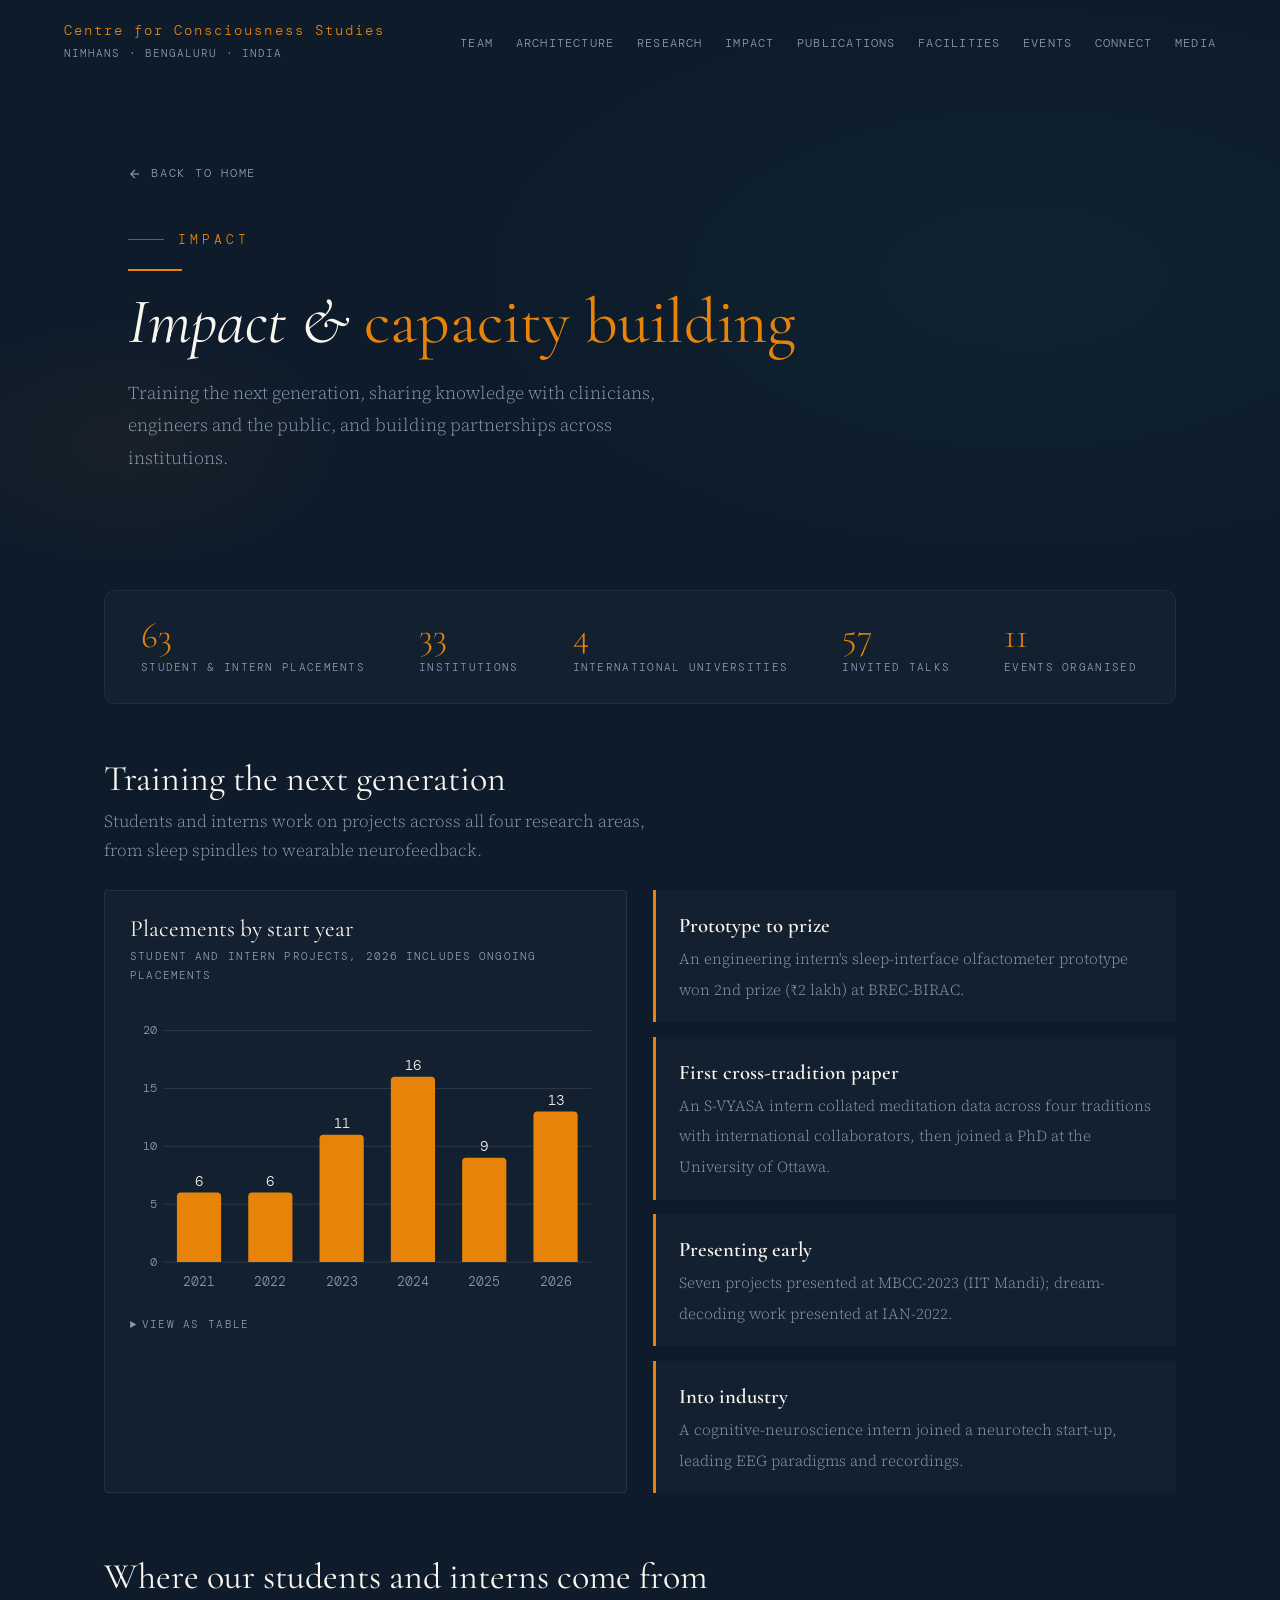
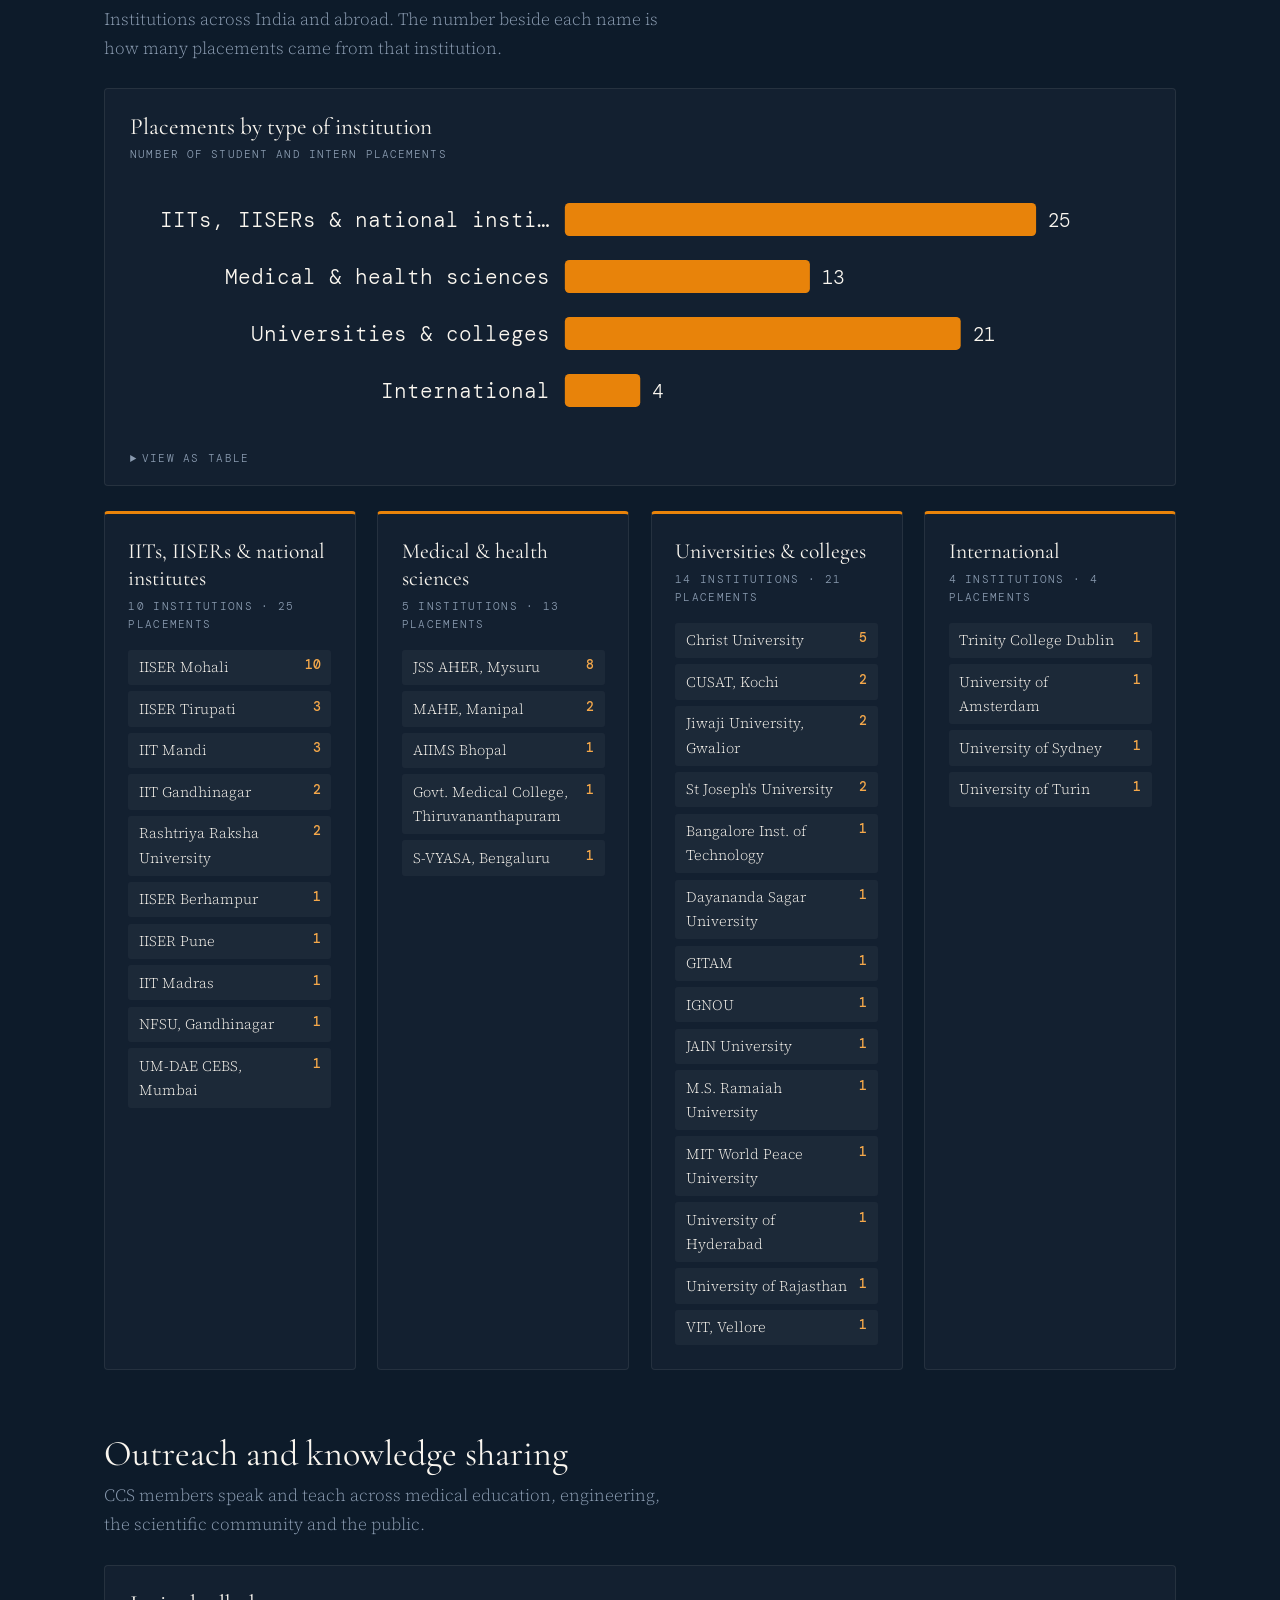
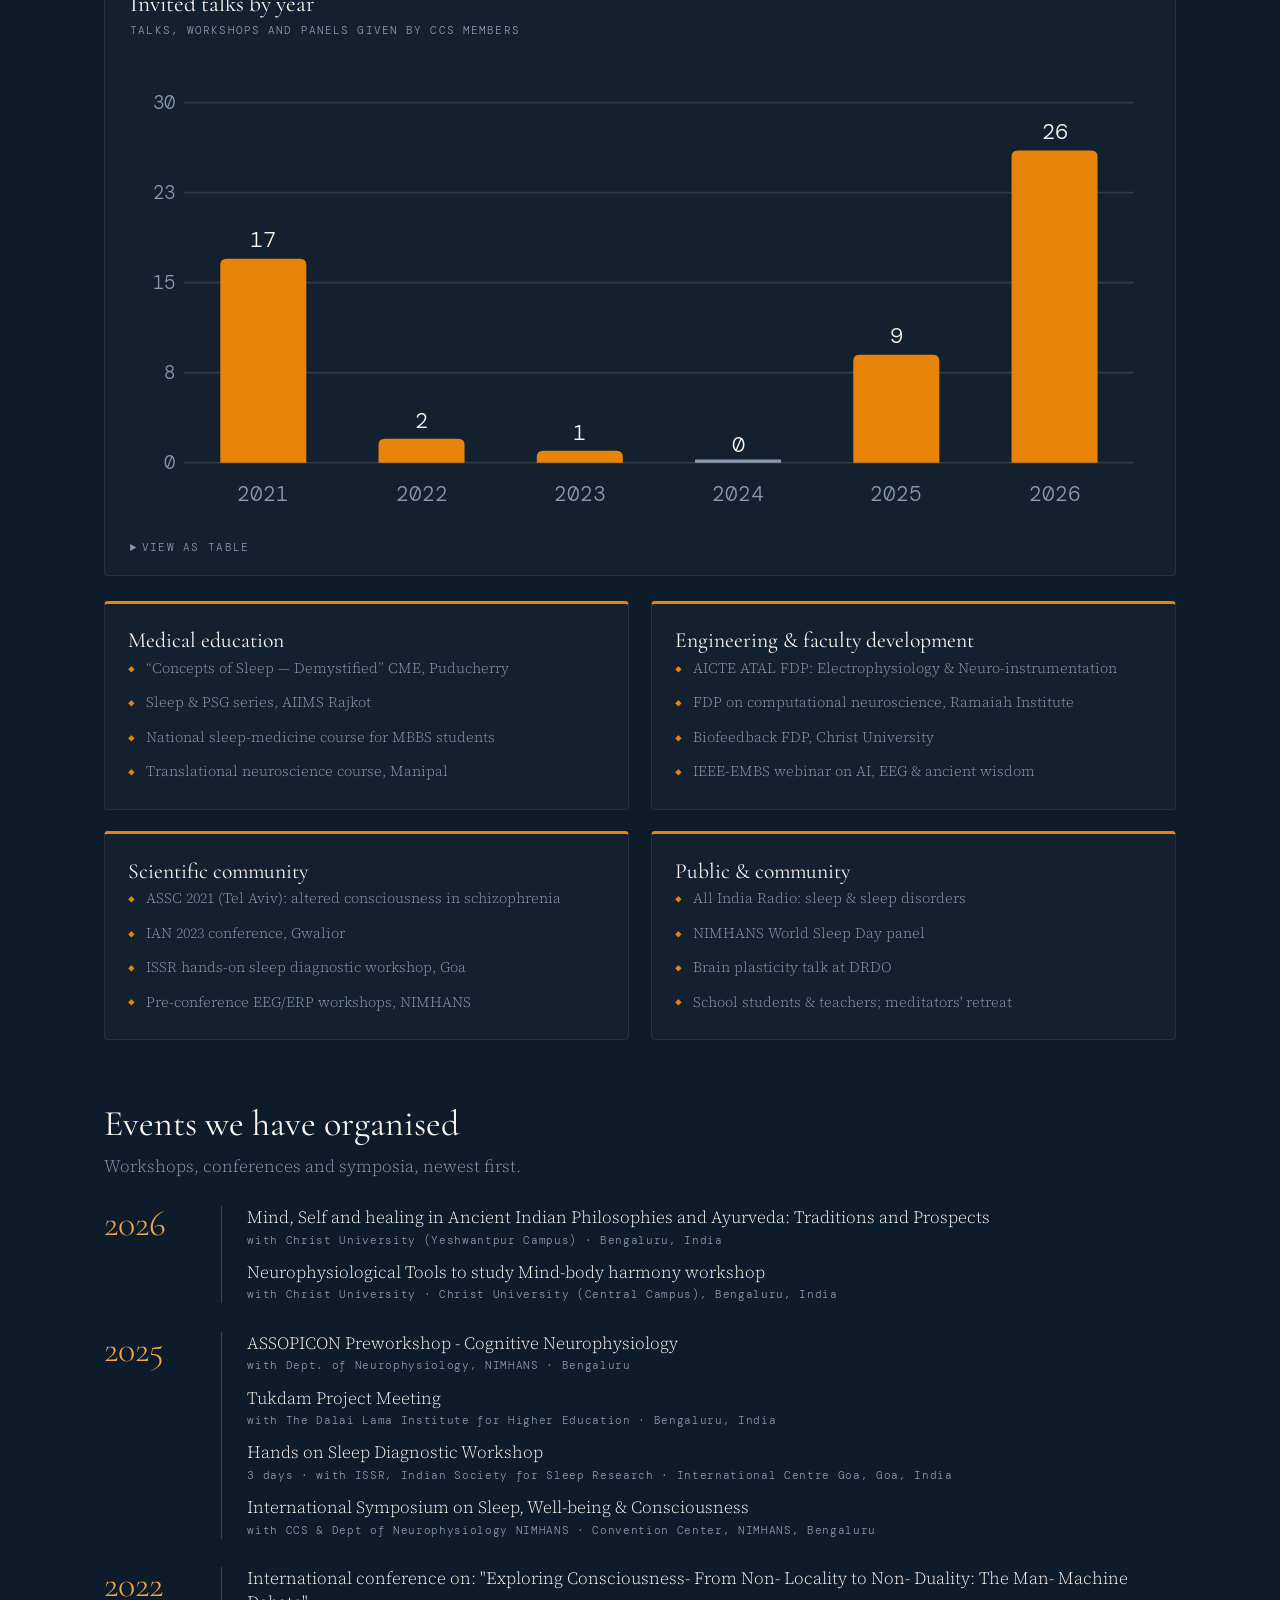
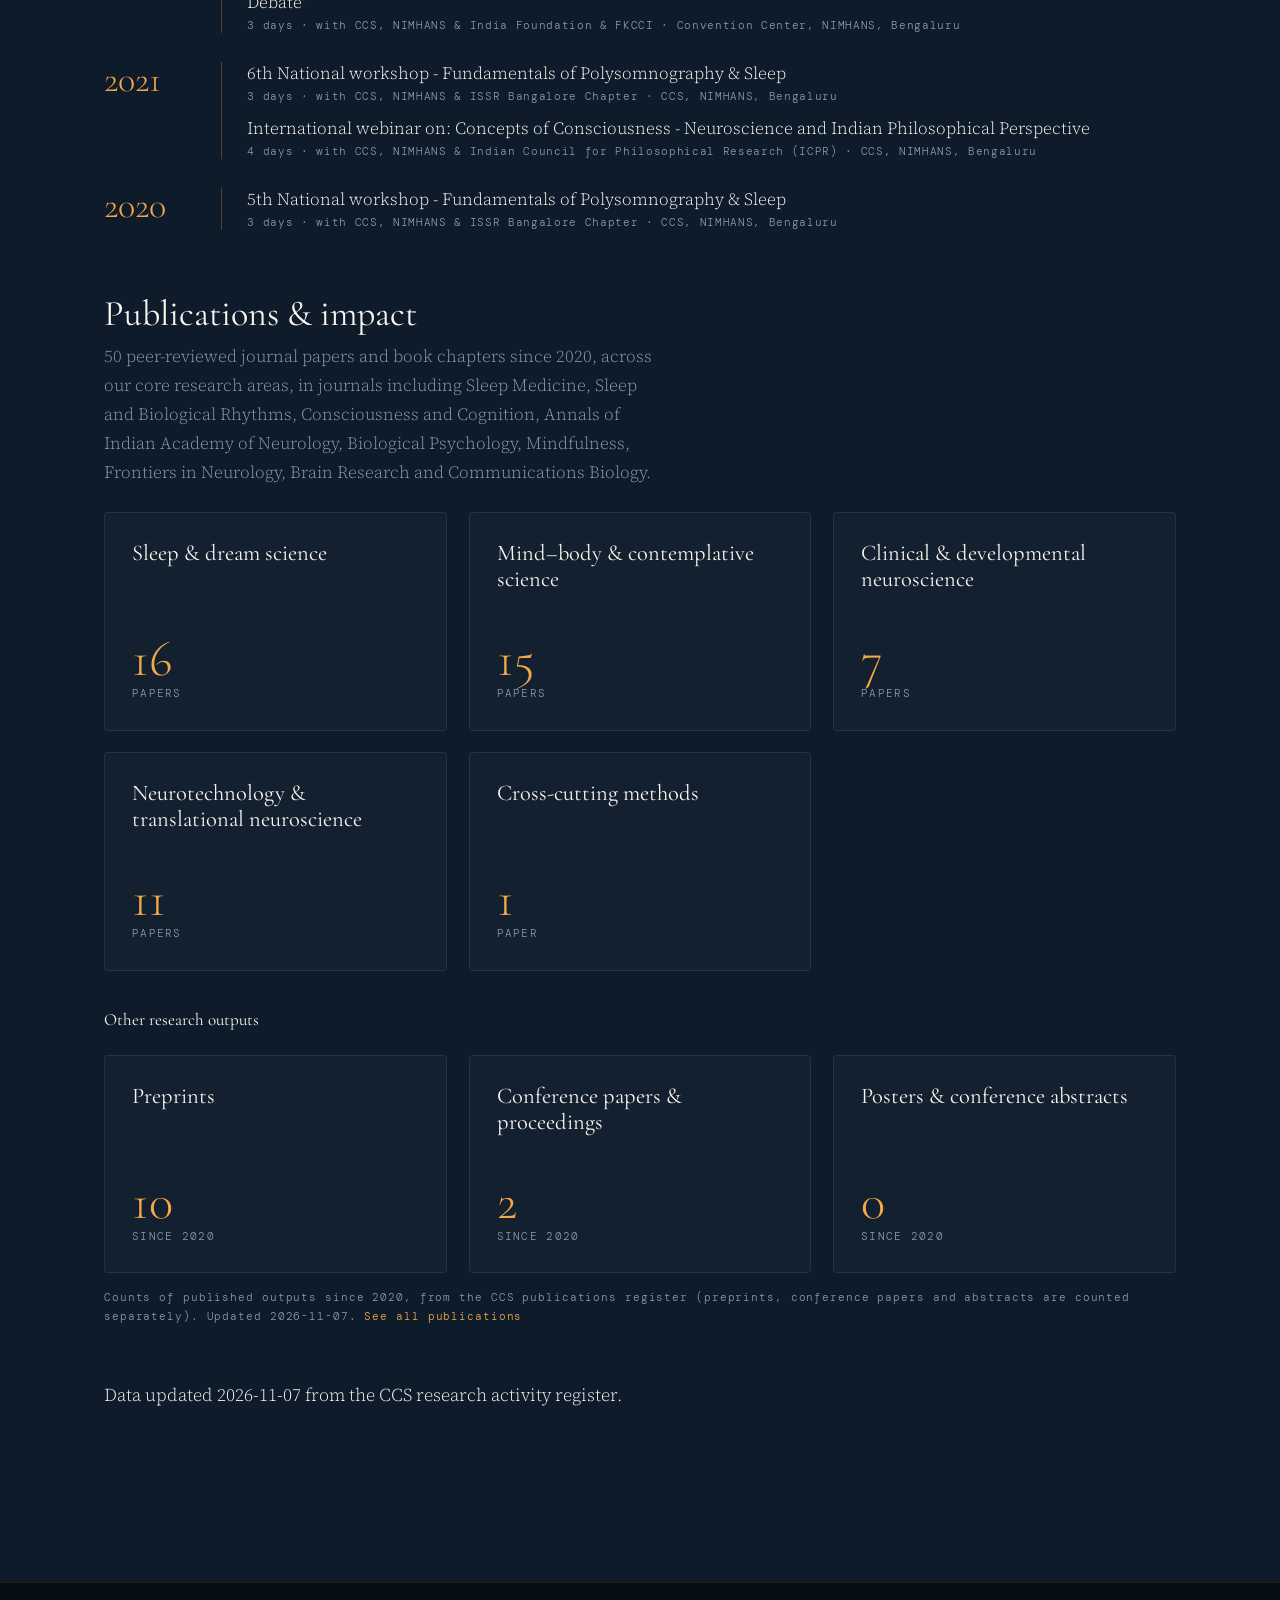
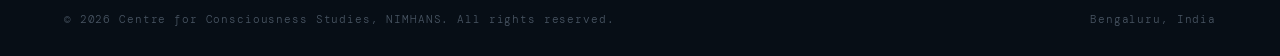
<file: impact.html>
<!DOCTYPE html>
<html lang="en">

<head>
  <meta charset="UTF-8">
  <meta name="viewport" content="width=device-width, initial-scale=1.0">
  <title>Impact — Centre for Consciousness Studies, NIMHANS</title>
  <meta name="description"
    content="Training, outreach, events and impact at the Centre for Consciousness Studies, NIMHANS, Bengaluru.">
  <link rel="preconnect" href="https://fonts.googleapis.com">
  <link rel="preconnect" href="https://fonts.gstatic.com" crossorigin>
  <link
    href="https://fonts.googleapis.com/css2?family=Cormorant+Garamond:ital,wght@0,400;0,600;1,400;1,600&family=Source+Serif+4:wght@300;400&family=DM+Mono:wght@400;500&display=swap"
    rel="stylesheet">
  <style>
    /* ── TOKENS ─────────────────────────────────────────── */
    :root {
      --ink: #0D1B2A;
      --saffron: #E8830A;
      --saffron-lt: #F5A84A;
      --cream: #FAF6EF;
      --stone: #E2D9CC;
      --muted: #8A9BB0;
      --teal: #1A6B6B;
      --teal-lt: #24A0A0;
      --surface: #132030;
      --white: #FFFFFF;
      --ff-disp: 'Cormorant Garamond', Georgia, serif;
      --ff-body: 'Source Serif 4', Georgia, serif;
      --ff-mono: 'DM Mono', 'Courier New', monospace;
      --ease: cubic-bezier(0.4, 0, 0.2, 1);
      --max: 1200px;
    }

    *,
    *::before,
    *::after {
      box-sizing: border-box;
      margin: 0;
      padding: 0;
    }

    html {
      scroll-behavior: smooth;
      font-size: 18px;
    }

    body {
      background: var(--ink);
      color: var(--cream);
      font-family: var(--ff-body);
      font-weight: 300;
      line-height: 1.7;
      overflow-x: hidden;
    }

    img {
      max-width: 100%;
      display: block;
    }

    a {
      color: inherit;
      text-decoration: none;
    }

    button {
      cursor: pointer;
      border: none;
      background: none;
      font: inherit;
    }

    h1,
    h2,
    h3,
    h4 {
      font-family: var(--ff-disp);
      font-weight: 400;
      line-height: 1.15;
    }

    .label {
      font-family: var(--ff-mono);
      font-size: .72rem;
      letter-spacing: .22em;
      text-transform: uppercase;
      color: var(--saffron);
    }

    .label::before {
      content: '[';
      opacity: .5;
    }

    .label::after {
      content: ']';
      opacity: .5;
    }

    .container {
      max-width: var(--max);
      margin: 0 auto;
      padding: 0 5vw;
    }

    .section-pad {
      padding: 100px 0;
    }

    /* ── ANIMATIONS ── */
    @keyframes fade-up {
      from {
        opacity: 0;
        transform: translateY(28px);
      }

      to {
        opacity: 1;
        transform: translateY(0);
      }
    }

    .reveal {
      opacity: 1;
      transform: none;
      transition: opacity .7s var(--ease), transform .7s var(--ease);
    }

    .js-loaded .reveal {
      opacity: 0;
      transform: translateY(28px);
    }

    .js-loaded .reveal.visible {
      opacity: 1;
      transform: translateY(0);
    }

    /* ── NAV ── */
    #navbar {
      position: fixed;
      top: 0;
      left: 0;
      right: 0;
      z-index: 1000;
      padding: 20px 5vw;
      display: flex;
      align-items: center;
      justify-content: space-between;
      transition: background .4s var(--ease), padding .4s var(--ease), border-color .4s var(--ease);
      border-bottom: 1px solid transparent;
    }

    #navbar.scrolled {
      background: rgba(13, 27, 42, .96);
      backdrop-filter: blur(16px);
      border-color: rgba(232, 131, 10, .25);
      padding: 14px 5vw;
    }

    .nav-brand {
      display: flex;
      flex-direction: column;
      gap: 1px;
    }

    .nav-brand .brand-top {
      font-family: var(--ff-mono);
      font-size: .75rem;
      letter-spacing: .15em;
      color: var(--saffron);
    }

    .nav-brand .brand-sub {
      font-family: var(--ff-mono);
      font-size: .6rem;
      letter-spacing: .1em;
      color: var(--muted);
      text-transform: uppercase;
    }

    .nav-links {
      display: flex;
      align-items: center;
      gap: 2rem;
      list-style: none;
    }

    .nav-links a {
      font-family: var(--ff-mono);
      font-size: .68rem;
      letter-spacing: .18em;
      text-transform: uppercase;
      color: var(--muted);
      position: relative;
      transition: color .25s;
    }

    .nav-links a::after {
      content: '';
      position: absolute;
      left: 0;
      bottom: -3px;
      width: 0;
      height: 1px;
      background: var(--saffron);
      transition: width .3s var(--ease);
    }

    .nav-links a:hover {
      color: var(--saffron);
    }

    .nav-links a:hover::after {
      width: 100%;
    }

    .hamburger {
      display: none;
      flex-direction: column;
      gap: 5px;
      padding: 4px;
    }

    .hamburger span {
      display: block;
      width: 24px;
      height: 2px;
      background: var(--saffron);
      border-radius: 2px;
      transition: transform .3s, opacity .3s;
    }

    .hamburger.open span:nth-child(1) {
      transform: translateY(7px) rotate(45deg);
    }

    .hamburger.open span:nth-child(2) {
      opacity: 0;
    }

    .hamburger.open span:nth-child(3) {
      transform: translateY(-7px) rotate(-45deg);
    }

    #nav-overlay {
      position: fixed;
      inset: 0;
      z-index: 999;
      background: var(--ink);
      display: flex;
      flex-direction: column;
      align-items: center;
      justify-content: center;
      gap: 2.5rem;
      opacity: 0;
      pointer-events: none;
      transition: opacity .35s var(--ease);
    }

    #nav-overlay.open {
      opacity: 1;
      pointer-events: all;
    }

    #nav-overlay a {
      font-family: var(--ff-disp);
      font-size: clamp(2rem, 5vw, 3.5rem);
      color: var(--cream);
      transition: color .2s;
    }

    #nav-overlay a:hover {
      color: var(--saffron);
    }

    /* ── PAGE HERO ── */
    .page-hero {
      padding: 160px 5vw 80px;
      position: relative;
      overflow: hidden;
    }

    .page-hero::before {
      content: '';
      position: absolute;
      inset: 0;
      background: radial-gradient(ellipse 60% 70% at 80% 50%, rgba(26, 107, 107, .1) 0%, transparent 70%),
        radial-gradient(ellipse 30% 40% at 10% 80%, rgba(232, 131, 10, .05) 0%, transparent 60%);
      pointer-events: none;
    }

    .page-hero .container {
      position: relative;
    }

    .page-hero .eyebrow {
      font-family: var(--ff-mono);
      font-size: .72rem;
      letter-spacing: .3em;
      color: var(--saffron);
      text-transform: uppercase;
      margin-bottom: 1rem;
      display: flex;
      align-items: center;
      gap: .8rem;
    }

    .page-hero .eyebrow::before {
      content: '';
      display: block;
      width: 2rem;
      height: 1px;
      background: var(--saffron);
      opacity: .6;
    }

    .page-hero h1 {
      font-size: clamp(2.8rem, 5vw, 4.5rem);
      font-style: italic;
      color: var(--cream);
      margin-bottom: 1rem;
    }

    .page-hero h1 em {
      font-style: normal;
      color: var(--saffron);
    }

    .page-hero .sub {
      font-size: 1rem;
      color: var(--muted);
      max-width: 560px;
      line-height: 1.8;
    }

    .back-link {
      display: inline-flex;
      align-items: center;
      gap: .5rem;
      font-family: var(--ff-mono);
      font-size: .65rem;
      letter-spacing: .15em;
      text-transform: uppercase;
      color: var(--muted);
      margin-bottom: 2.5rem;
      transition: color .2s;
    }

    .back-link:hover {
      color: var(--saffron);
    }

    /* ── SAFFRON RULE ── */
    .saffron-rule {
      width: 3rem;
      height: 2px;
      background: var(--saffron);
      margin: .8rem 0;
    }

    /* ── FILTER BAR ── */
    .filter-bar {
      display: flex;
      flex-wrap: wrap;
      gap: .6rem;
      margin-bottom: 2.5rem;
    }

    .filter-btn {
      font-family: var(--ff-mono);
      font-size: .65rem;
      letter-spacing: .15em;
      text-transform: uppercase;
      padding: .5rem 1.1rem;
      border-radius: 100px;
      border: 1px solid rgba(250, 246, 239, .15);
      color: var(--muted);
      transition: all .25s;
    }

    .filter-btn:hover {
      border-color: var(--saffron);
      color: var(--saffron);
    }

    .filter-btn.active {
      background: var(--saffron);
      border-color: var(--saffron);
      color: var(--ink);
    }

    /* ── PROJECTS GRID ── */
    .projects-grid {
      display: grid;
      grid-template-columns: repeat(auto-fill, minmax(300px, 1fr));
      gap: 1.5rem;
    }

    .project-card {
      background: var(--surface);
      border-radius: 12px;
      border: 1px solid rgba(250, 246, 239, .06);
      overflow: hidden;
      transition: transform .25s var(--ease), box-shadow .25s, opacity .35s, border-color .25s;
    }

    .project-card.hidden {
      display: none !important;
    }

    .project-card:hover {
      transform: translateY(-5px);
      box-shadow: 0 0 40px rgba(26, 107, 107, .2);
      border-color: rgba(26, 107, 107, .4);
    }

    .project-top {
      height: 6px;
      background: linear-gradient(90deg, var(--teal), var(--teal-lt));
    }

    .project-top.saffron {
      background: linear-gradient(90deg, var(--saffron), var(--saffron-lt));
    }

    .project-body {
      padding: 1.5rem;
    }

    .project-type {
      font-family: var(--ff-mono);
      font-size: .6rem;
      letter-spacing: .12em;
      color: var(--saffron);
      margin-bottom: .6rem;
      text-transform: uppercase;
    }

    .project-card h3 {
      font-family: var(--ff-disp);
      font-size: 1.1rem;
      color: var(--cream);
      line-height: 1.3;
      margin-bottom: .8rem;
    }

    .project-card p {
      font-size: .85rem;
      color: var(--muted);
      line-height: 1.7;
      margin-bottom: 1rem;
    }

    .project-tags {
      display: flex;
      flex-wrap: wrap;
      gap: .4rem;
    }

    .proj-tag {
      font-family: var(--ff-mono);
      font-size: .55rem;
      letter-spacing: .1em;
      padding: .25rem .7rem;
      border-radius: 100px;
      border: 1px solid rgba(26, 107, 107, .4);
      color: var(--teal-lt);
      text-transform: uppercase;
    }

    /* ── STATS BAR ── */
    .stats-bar {
      display: flex;
      gap: 3rem;
      flex-wrap: wrap;
      margin-bottom: 3rem;
      padding: 1.5rem 2rem;
      background: var(--surface);
      border-radius: 12px;
      border: 1px solid rgba(250, 246, 239, .06);
    }

    .stat-item {
      display: flex;
      flex-direction: column;
      gap: .2rem;
    }

    .stat-num {
      font-family: var(--ff-disp);
      font-size: 2rem;
      color: var(--saffron);
      line-height: 1;
    }

    .stat-label {
      font-family: var(--ff-mono);
      font-size: .6rem;
      letter-spacing: .12em;
      color: var(--muted);
      text-transform: uppercase;
    }

    /* ── RESPONSIVE ── */
    @media (max-width: 768px) {
      .nav-links {
        display: none;
      }

      .hamburger {
        display: flex;
      }

      .projects-grid {
        grid-template-columns: 1fr;
      }

      .stats-bar {
        gap: 1.5rem;
      }
    }
  </style>
  <link rel="stylesheet" href="assets/js/ccs-charts.css">
  <style>/* keep the 9-link header on one line on laptop widths */
    .nav-brand .brand-top, .nav-brand .brand-sub { white-space: nowrap; }
    @media (max-width: 1440px) and (min-width: 1025px) { .nav-links { gap: 1.25rem; } .nav-links a { letter-spacing: .1em; } }
  </style>
</head>

<body>

  <!-- ── MOBILE OVERLAY ── -->
  <div id="nav-overlay" role="dialog" aria-modal="true" aria-label="Navigation menu">
    <a href="index.html">Home</a>
    <a href="index.html#people">Team</a>
    <a href="architecture.html" onclick="closeNav()">Architecture</a>
    <a href="research.html">Research</a>
    <a href="impact.html">Impact</a>
    <a href="index.html#publications">Publications</a>
    <a href="index.html#facilities">Facilities</a>
    <a href="index.html#talks">Events</a>
    <a href="index.html#Connect">Connect</a>
    <a href="media.html">Media &amp; Outreach</a>
  </div>

  <!-- ── NAV ── -->
  <nav id="navbar" aria-label="Main navigation">
    <a href="index.html" class="nav-brand" aria-label="Centre for Consciousness Studies">
      <span class="brand-top">Centre for Consciousness Studies</span>
      <span class="brand-sub">NIMHANS &middot; Bengaluru &middot; India</span>
    </a>
    <ul class="nav-links" role="list">
      <li><a href="index.html#people">Team</a></li>
      <li><a href="architecture.html">Architecture</a></li>
      <li><a href="research.html">Research</a></li>
      <li><a href="impact.html">Impact</a></li>
      <li><a href="index.html#publications">Publications</a></li>
      <li><a href="index.html#facilities">Facilities</a></li>
      <li><a href="index.html#talks">Events</a></li>
      <li><a href="index.html#Connect">Connect</a></li>
      <li><a href="media.html">Media</a></li>
    </ul>
    <button class="hamburger" id="hamburger" aria-label="Toggle menu" aria-expanded="false">
      <span></span><span></span><span></span>
    </button>
  </nav>

  <!-- ── PAGE HERO ── -->
  <div class="page-hero">
    <div class="container">
      <div class="reveal">
        <a href="index.html" class="back-link">
          <svg width="14" height="14" viewBox="0 0 24 24" fill="none" stroke="currentColor" stroke-width="2"><line x1="19" y1="12" x2="5" y2="12" /><polyline points="12 19 5 12 12 5" /></svg>
          Back to Home
        </a>
        <div class="eyebrow">Impact</div>
        <div class="saffron-rule"></div>
        <h1>Impact &amp; <em>capacity building</em></h1>
        <p class="sub">Training the next generation, sharing knowledge with clinicians, engineers and the public, and building partnerships across institutions.</p>
      </div>
    </div>
  </div>

  <section class="section-pad" style="padding-top:2rem;">
    <div class="container">
      <style>
        .blk-title { font-family: var(--ff-disp); font-size: 2rem; color: var(--cream); margin: 3.5rem 0 .4rem; }
        .blk-title:first-of-type { margin-top: 1rem; }
        .blk-sub { color: var(--muted); font-size: .95rem; margin-bottom: 1.4rem; max-width: 62ch; }
        .story-list { display: grid; gap: .8rem; }
        .story { background: var(--surface); border-left: 3px solid var(--saffron); border-radius: 0 4px 4px 0; padding: 1rem 1.3rem; }
        .story b { display: block; font-family: var(--ff-disp); font-size: 1.15rem; color: var(--cream); font-weight: 600; }
        .story span { font-size: .85rem; color: var(--muted); line-height: 1.5; }
        .cat-grid { display: grid; grid-template-columns: repeat(4, 1fr); gap: 1.2rem; }
        .cat { background: var(--surface); border: 1px solid rgba(250,246,239,.08); border-top: 3px solid var(--saffron); border-radius: 4px; padding: 1.3rem; }
        .cat h3 { font-family: var(--ff-disp); font-size: 1.2rem; color: var(--cream); line-height: 1.25; }
        .cat .n { font-family: var(--ff-mono); font-size: .6rem; letter-spacing: .12em; text-transform: uppercase; color: var(--muted); margin: .3rem 0 .9rem; }
        .cat ul { list-style: none; display: grid; gap: .35rem; }
        .cat li { display: flex; justify-content: space-between; gap: .6rem; font-size: .8rem; color: var(--cream); background: rgba(250,246,239,.04); border-radius: 3px; padding: .3rem .6rem; }
        .cat li b { font-family: var(--ff-mono); font-weight: 500; font-size: .7rem; color: var(--saffron-lt); }
        .talk-grid { display: grid; grid-template-columns: repeat(2, 1fr); gap: 1.2rem; margin-top: 1.4rem; }
        .talk-grid .cat ul li { display: block; background: none; padding: .1rem 0; color: var(--muted); }
        .talk-grid .cat li::before { content: "\25C6"; color: var(--saffron); font-size: .5rem; margin-right: .6rem; vertical-align: middle; }
        .tl-years { display: grid; gap: 1.6rem; }
        .tl-y { display: grid; grid-template-columns: 90px 1fr; gap: 1.5rem; }
        .tl-y .y { font-family: var(--ff-disp); font-size: 2rem; color: var(--saffron-lt); line-height: 1; }
        .tl-y ul { list-style: none; display: grid; gap: .7rem; border-left: 1px solid rgba(232,131,10,.35); padding-left: 1.4rem; }
        .tl-y li { color: var(--cream); font-size: .95rem; line-height: 1.4; }
        .tl-y li small { display: block; font-family: var(--ff-mono); font-size: .62rem; letter-spacing: .06em; color: var(--muted); margin-top: .15rem; }
        .pub-tiles { display: grid; grid-template-columns: repeat(3, 1fr); gap: 1.2rem; }
        .pub-tile { background: var(--surface); border: 1px solid rgba(250,246,239,.08); border-radius: 4px; padding: 1.5rem; display: flex; gap: 2rem; align-items: baseline; flex-wrap: wrap; }
        .pub-tile h3 { flex-basis: 100%; min-height: 3.2rem; }
        .pub-tile .num { font-family: var(--ff-disp); font-size: 2.8rem; line-height: 1; color: var(--saffron-lt); }
        .pub-tile .lab { font-family: var(--ff-mono); font-size: .6rem; letter-spacing: .12em; text-transform: uppercase; color: var(--muted); }
        .pub-tile h3 { width: 100%; font-family: var(--ff-disp); font-size: 1.25rem; color: var(--cream); }
        .note { font-family: var(--ff-mono); font-size: .62rem; letter-spacing: .08em; color: var(--muted); margin-top: .8rem; }
        @media (max-width: 1000px) { .cat-grid { grid-template-columns: repeat(2, 1fr); } }
        @media (max-width: 900px) { .pub-tiles { grid-template-columns: repeat(2, 1fr); } }
        @media (max-width: 700px) { .cat-grid, .talk-grid, .pub-tiles { grid-template-columns: 1fr; } .tl-y { grid-template-columns: 1fr; gap: .6rem; } }
      </style>

      <div class="stats-bar reveal" id="imp-stats"></div>

      <h2 class="blk-title reveal">Training the next generation</h2>
      <p class="blk-sub reveal">Students and interns work on projects across all four research areas, from sleep spindles to wearable neurofeedback.</p>
      <div class="chart-grid">
        <div class="ccs-chart reveal"><h3>Placements by start year</h3><p class="ccs-cap">Student and intern projects, 2026 includes ongoing placements</p><div id="ch-place"></div></div>
        <div class="reveal">
          <div class="story-list">
            <div class="story"><b>Prototype to prize</b><span>An engineering intern's sleep-interface olfactometer prototype won 2nd prize (&#8377;2 lakh) at BREC-BIRAC.</span></div>
            <div class="story"><b>First cross-tradition paper</b><span>An S-VYASA intern collated meditation data across four traditions with international collaborators, then joined a PhD at the University of Ottawa.</span></div>
            <div class="story"><b>Presenting early</b><span>Seven projects presented at MBCC-2023 (IIT Mandi); dream-decoding work presented at IAN-2022.</span></div>
            <div class="story"><b>Into industry</b><span>A cognitive-neuroscience intern joined a neurotech start-up, leading EEG paradigms and recordings.</span></div>
          </div>
        </div>
      </div>

      <h2 class="blk-title reveal">Where our students and interns come from</h2>
      <p class="blk-sub reveal">Institutions across India and abroad. The number beside each name is how many placements came from that institution.</p>
      <div class="ccs-chart reveal" style="margin-bottom:1.4rem"><h3>Placements by type of institution</h3><p class="ccs-cap">Number of student and intern placements</p><div id="ch-cat"></div></div>
      <div class="cat-grid" id="inst-cats"></div>

      <h2 class="blk-title reveal">Outreach and knowledge sharing</h2>
      <p class="blk-sub reveal">CCS members speak and teach across medical education, engineering, the scientific community and the public.</p>
      <div class="ccs-chart reveal"><h3>Invited talks by year</h3><p class="ccs-cap">Talks, workshops and panels given by CCS members</p><div id="ch-talks"></div></div>
      <div class="talk-grid">
        <div class="cat reveal"><h3>Medical education</h3><ul><li>&ldquo;Concepts of Sleep &mdash; Demystified&rdquo; CME, Puducherry</li><li>Sleep &amp; PSG series, AIIMS Rajkot</li><li>National sleep-medicine course for MBBS students</li><li>Translational neuroscience course, Manipal</li></ul></div>
        <div class="cat reveal"><h3>Engineering &amp; faculty development</h3><ul><li>AICTE ATAL FDP: Electrophysiology &amp; Neuro-instrumentation</li><li>FDP on computational neuroscience, Ramaiah Institute</li><li>Biofeedback FDP, Christ University</li><li>IEEE-EMBS webinar on AI, EEG &amp; ancient wisdom</li></ul></div>
        <div class="cat reveal"><h3>Scientific community</h3><ul><li>ASSC 2021 (Tel Aviv): altered consciousness in schizophrenia</li><li>IAN 2023 conference, Gwalior</li><li>ISSR hands-on sleep diagnostic workshop, Goa</li><li>Pre-conference EEG/ERP workshops, NIMHANS</li></ul></div>
        <div class="cat reveal"><h3>Public &amp; community</h3><ul><li>All India Radio: sleep &amp; sleep disorders</li><li>NIMHANS World Sleep Day panel</li><li>Brain plasticity talk at DRDO</li><li>School students &amp; teachers; meditators' retreat</li></ul></div>
      </div>

      <h2 class="blk-title reveal">Events we have organised</h2>
      <p class="blk-sub reveal">Workshops, conferences and symposia, newest first.</p>
      <div class="tl-years reveal" id="ev-years"></div>

      <h2 class="blk-title reveal">Publications &amp; impact</h2>
      <p class="blk-sub reveal" id="pub-sub"></p>
      <div class="pub-tiles reveal" id="pub-tiles"></div>
      <h3 class="blk-sub reveal" style="margin-top:2.2rem;color:var(--cream)">Other research outputs</h3>
      <div class="pub-tiles pub-small reveal" id="pub-other"></div>
      <p class="note"><span id="pub-asof">Paper and citation counts are maintained in the CCS research register.</span> <a href="publications.html" style="color:var(--saffron-lt)">See all publications</a></p>
      <p class="area-note" id="imp-note" style="margin-top:3rem"></p>
    </div>
  </section>

  <script src="assets/js/ccs-charts.js"></script>
  <script>
    fetch('assets/data/site-data.json', { cache: 'no-cache' }).then(function (r) { return r.json(); }).then(function (d) {
      (function () {
        var P = d.publications || { summary: [], journals: [] }, box = document.getElementById('pub-tiles');
        (P.by_area || []).forEach(function (t) {
          var tile = document.createElement('div'); tile.className = 'pub-tile';
          var h = document.createElement('h3'); h.textContent = t.label; tile.appendChild(h);
          var cols = [[t.papers, t.papers === 1 ? 'paper' : 'papers']];
          if (P.has_citations) cols.push([t.citations, 'citations']);
          cols.forEach(function (x) {
            var w = document.createElement('div'), n = document.createElement('div'), l = document.createElement('div');
            n.className = 'num'; n.textContent = x[0]; l.className = 'lab'; l.textContent = x[1]; w.appendChild(n); w.appendChild(l); tile.appendChild(w);
          }); box.appendChild(tile);
        });
        var O = P.other_outputs || {}, ob = document.getElementById('pub-other');
        [['Preprint', 'Preprints'], ['Conference paper', 'Conference papers & proceedings'], ['Abstract / poster', 'Posters & conference abstracts']].forEach(function (x) {
          var tile = document.createElement('div'); tile.className = 'pub-tile';
          var h = document.createElement('h3'); h.textContent = x[1]; tile.appendChild(h);
          var w = document.createElement('div'), n = document.createElement('div'), l = document.createElement('div');
          n.className = 'num'; n.textContent = O[x[0]] || 0; l.className = 'lab'; l.textContent = 'since ' + P.since; w.appendChild(n); w.appendChild(l); tile.appendChild(w); ob.appendChild(tile);
        });
        var j = P.journals; if (j.length) document.getElementById('pub-sub').textContent = P.total + ' peer-reviewed journal papers and book chapters since ' + P.since + ', across our core research areas, in journals including ' + j.slice(0, -1).join(', ') + ' and ' + j[j.length - 1] + '.';
        document.getElementById('pub-asof').textContent = 'Counts of published outputs since ' + P.since + ', from the CCS publications register (preprints, conference papers and abstracts are counted separately). Updated ' + d.generated.slice(0, 10) + '.';
      })();
      var K = CCSCharts, s = d.stats;
      [[s.student_intern_placements, 'Student & intern placements'], [s.intern_institutions, 'Institutions'], [s.intern_institutions_international, 'International universities'],
       [s.invited_talks, 'Invited talks'], [s.events_organised, 'Events organised']].forEach(function (t) {
        var i = K.el('div', 'stat-item'); i.appendChild(K.el('span', 'stat-num', t[0])); i.appendChild(K.el('span', 'stat-label', t[1]));
        document.getElementById('imp-stats').appendChild(i);
      });
      K.bars(document.getElementById('ch-place'), K.yearRows(d.placements_by_year), { label: 'Placements by start year', width: 480, height: 300, unit: 'placements', yName: 'Placements' });
      K.bars(document.getElementById('ch-talks'), K.yearRows(d.talks_by_year), { label: 'Invited talks by year', unit: 'talks', yName: 'Talks' });

      var cats = Object.keys(d.institutions), host = document.getElementById('inst-cats');
      var totals = cats.map(function (c) { return { label: c, value: d.institutions[c].reduce(function (a, b) { return a + b.count; }, 0), sub: d.institutions[c].length + ' institutions' }; });
      K.hbars(document.getElementById('ch-cat'), totals, { label: 'Placements by type of institution', width: 680, left: 290, right: 60, maxChars: 40, xName: 'Type of institution', yName: 'Placements' });
      cats.forEach(function (c, i) {
        var box = K.el('div', 'cat reveal visible'); box.appendChild(K.el('h3', null, c));
        box.appendChild(K.el('div', 'n', d.institutions[c].length + ' institutions · ' + totals[i].value + ' placements'));
        var ul = K.el('ul'); d.institutions[c].forEach(function (x) { var li = K.el('li'); li.appendChild(K.el('span', null, x.name)); li.appendChild(K.el('b', null, x.count)); ul.appendChild(li); });
        box.appendChild(ul); host.appendChild(box);
      });

      var by = {}; d.events_organised.forEach(function (e) { if (!e.start) return; var y = e.start.slice(0, 4); (by[y] = by[y] || []).push(e); });
      var ev = document.getElementById('ev-years');
      Object.keys(by).sort().reverse().forEach(function (y) {
        var row = K.el('div', 'tl-y'); row.appendChild(K.el('div', 'y', y));
        var ul = K.el('ul'); by[y].forEach(function (e) {
          var li = K.el('li', null, e.title);
          var meta = [e.days > 1 ? e.days + ' days' : '', e.organised_with ? 'with ' + e.organised_with : '', e.place].filter(Boolean).join(' · ');
          if (meta) li.appendChild(K.el('small', null, meta)); ul.appendChild(li);
        });
        row.appendChild(ul); ev.appendChild(row);
      });
      document.getElementById('imp-note').textContent = 'Data updated ' + d.generated.slice(0, 10) + ' from the CCS research activity register.';
    }).catch(function () { document.getElementById('imp-note').textContent = 'Register data is temporarily unavailable.'; });
  </script>

  <footer style="background:#070E16;border-top:1px solid rgba(232,131,10,.15);padding:1.5rem 5vw;margin-top:4rem;">
    <div
      style="max-width:1200px;margin:0 auto;display:flex;justify-content:space-between;align-items:center;flex-wrap:wrap;gap:.5rem;">
      <p style="font-family:'DM Mono',monospace;font-size:.6rem;letter-spacing:.08em;color:rgba(138,155,176,.5);">© 2026
        Centre for Consciousness Studies, NIMHANS. All rights reserved.</p>
      <p style="font-family:'DM Mono',monospace;font-size:.6rem;letter-spacing:.08em;color:rgba(138,155,176,.5);">
        Bengaluru, India</p>
    </div>
  </footer>

  <script>
    document.documentElement.classList.add('js-loaded');

    /* Navbar scroll */
    const navbar = document.getElementById('navbar');
    window.addEventListener('scroll', () => {
      navbar.classList.toggle('scrolled', window.scrollY > 80);
    }, { passive: true });

    /* Mobile menu */
    const hamburger = document.getElementById('hamburger');
    const overlay = document.getElementById('nav-overlay');
    hamburger.addEventListener('click', () => {
      const open = overlay.classList.toggle('open');
      hamburger.classList.toggle('open', open);
      hamburger.setAttribute('aria-expanded', open);
      document.body.style.overflow = open ? 'hidden' : '';
    });
    function closeNav() {
      overlay.classList.remove('open');
      hamburger.classList.remove('open');
      hamburger.setAttribute('aria-expanded', 'false');
      document.body.style.overflow = '';
    }
    document.addEventListener('keydown', e => { if (e.key === 'Escape') closeNav(); });

    /* Reveal on scroll */
    const io = new IntersectionObserver((entries) => {
      entries.forEach(entry => {
        if (!entry.isIntersecting) return;
        entry.target.classList.add('visible');
        io.unobserve(entry.target);
      });
    }, { threshold: 0.1 });
    document.querySelectorAll('.reveal').forEach(el => io.observe(el));

    /* Project filter */
    document.querySelectorAll('.filter-btn').forEach(btn => {
      btn.addEventListener('click', () => {
        document.querySelectorAll('.filter-btn').forEach(b => b.classList.remove('active'));
        btn.classList.add('active');
        const filter = btn.dataset.filter;
        document.querySelectorAll('.project-card').forEach(card => {
          const tags = card.dataset.tags || '';
          const show = filter === 'all' || tags.includes(filter);
          card.classList.toggle('hidden', !show);
        });
      });
    });
  </script>
</body>

</html>
</file>
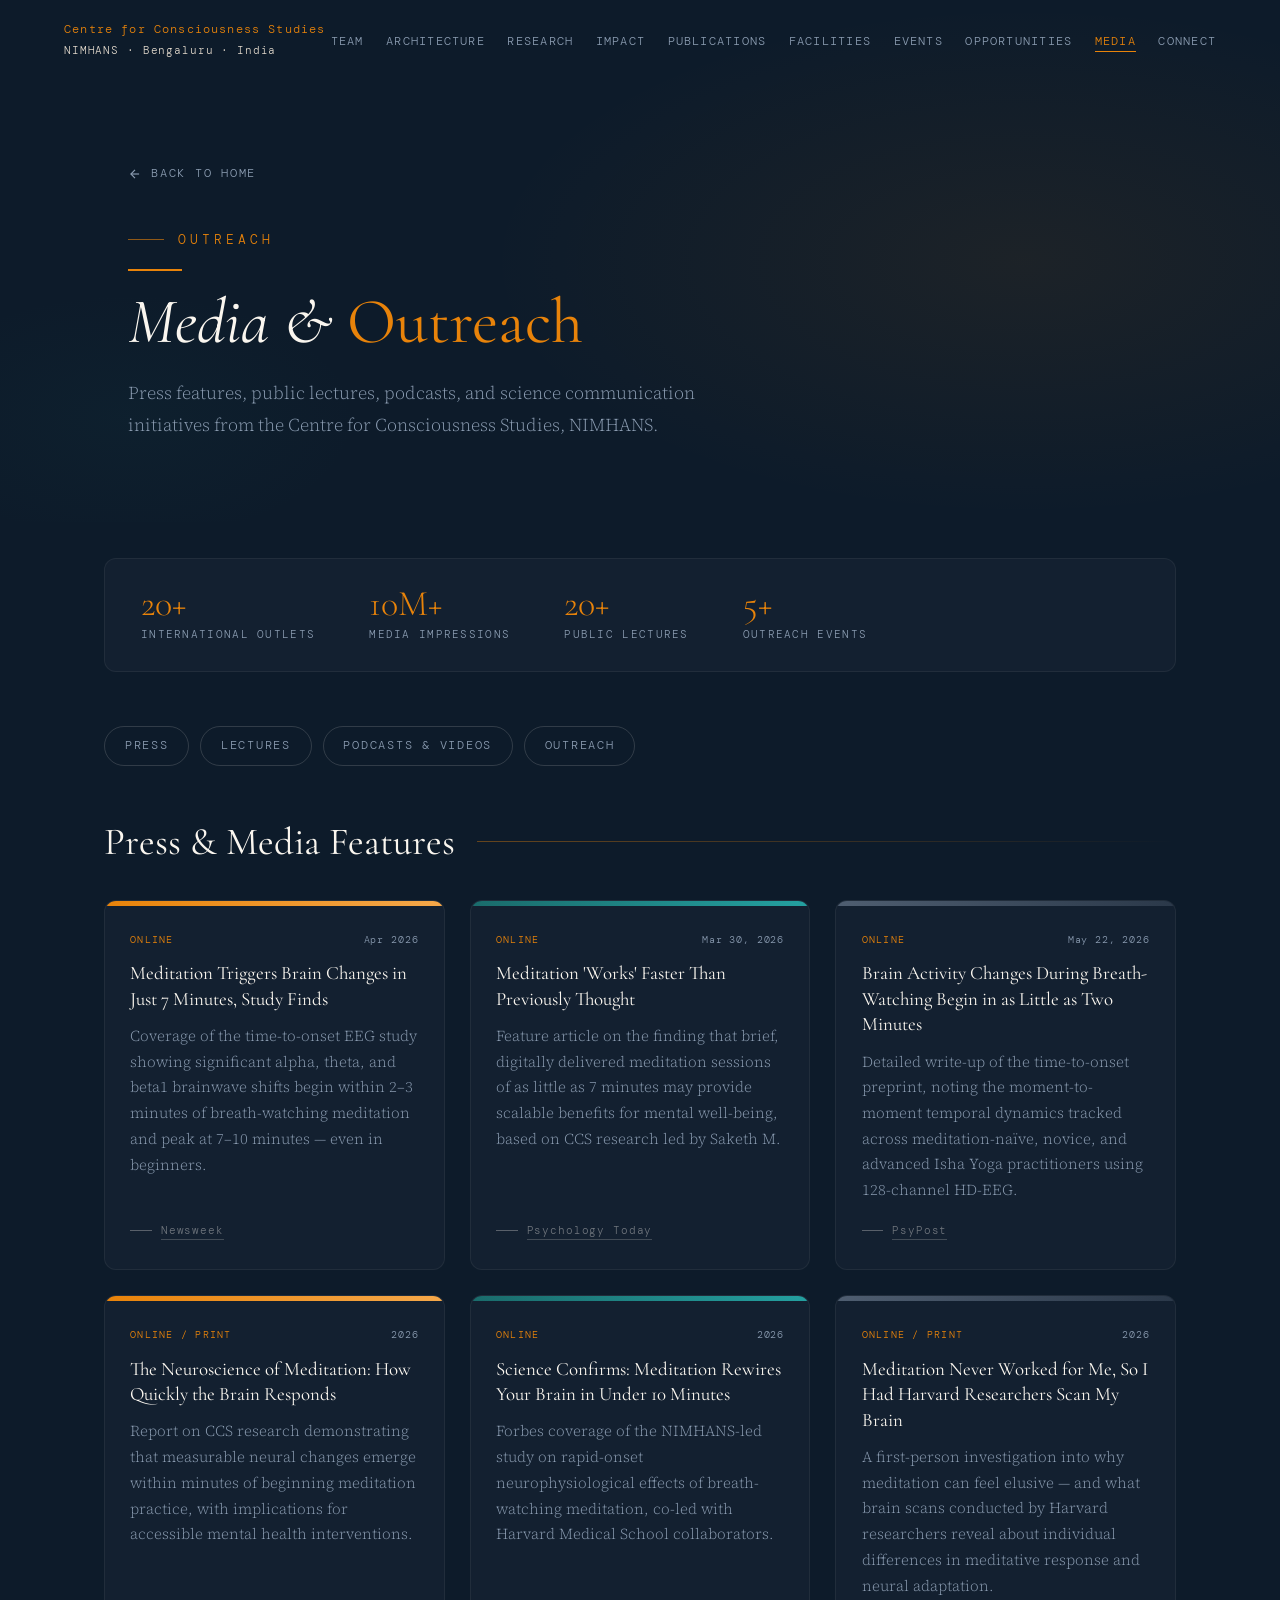
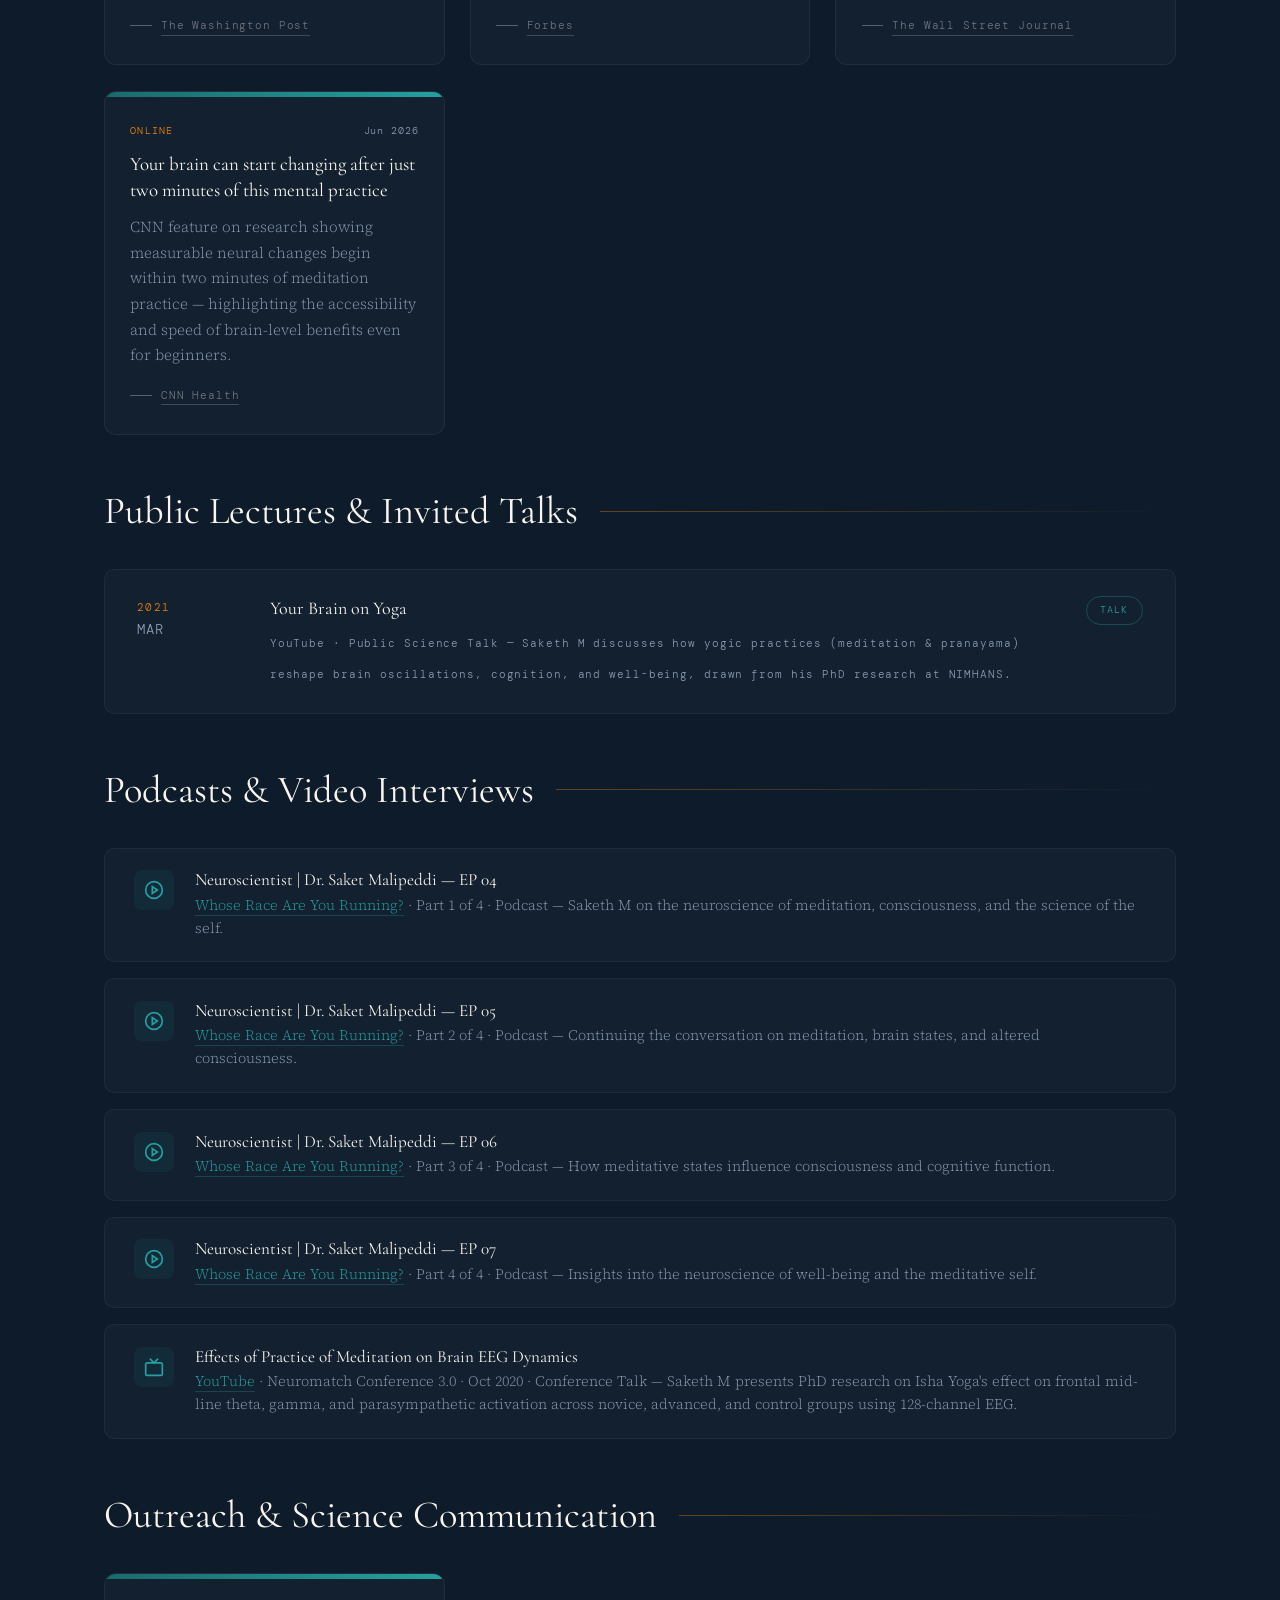
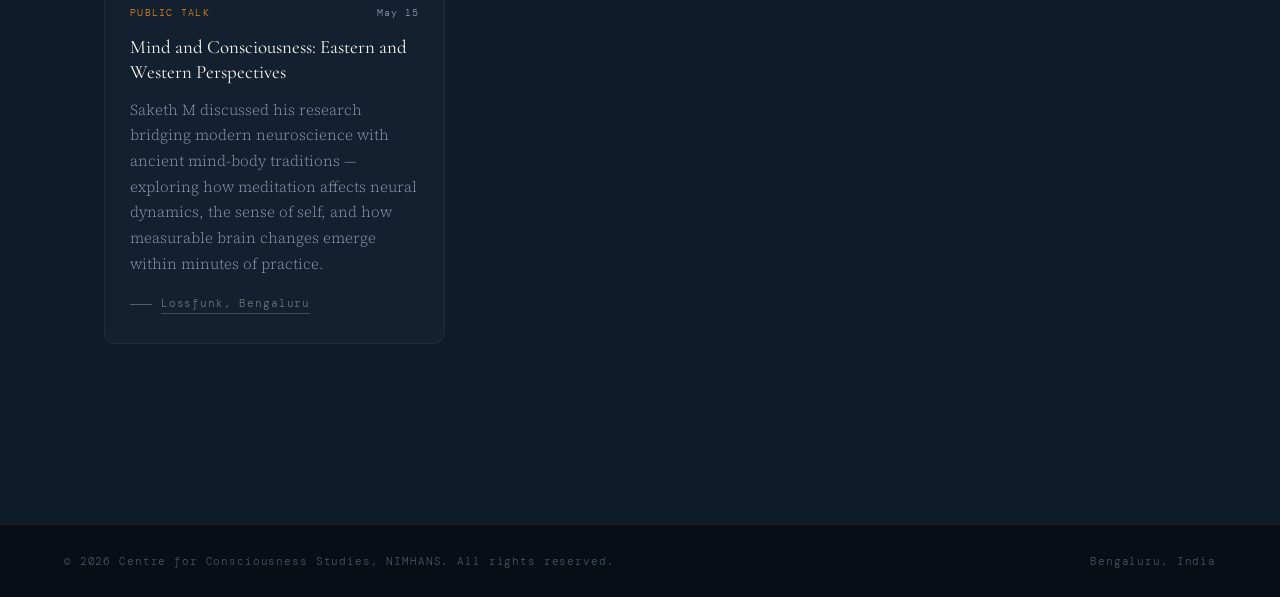
<file: media.html>
<!DOCTYPE html>
<html lang="en">

<head>
  <meta charset="UTF-8">
  <meta name="viewport" content="width=device-width, initial-scale=1.0">
  <title>Media & Outreach — Centre for Consciousness Studies, NIMHANS</title>
  <meta name="description" content="Media coverage, press mentions, public lectures, podcasts, and outreach activities of the Centre for Consciousness Studies, NIMHANS, Bengaluru.">
  <link rel="preconnect" href="https://fonts.googleapis.com">
  <link rel="preconnect" href="https://fonts.gstatic.com" crossorigin>
  <link
    href="https://fonts.googleapis.com/css2?family=Cormorant+Garamond:ital,wght@0,400;0,600;1,400;1,600&family=Source+Serif+4:wght@300;400&family=DM+Mono:wght@400;500&display=swap"
    rel="stylesheet">
  <style>
    /* ── TOKENS ─────────────────────────────────────────── */
    :root {
      --ink: #0D1B2A;
      --saffron: #E8830A;
      --saffron-lt: #F5A84A;
      --cream: #FAF6EF;
      --stone: #E2D9CC;
      --muted: #8A9BB0;
      --teal: #1A6B6B;
      --teal-lt: #24A0A0;
      --surface: #132030;
      --white: #FFFFFF;
      --ff-disp: 'Cormorant Garamond', Georgia, serif;
      --ff-body: 'Source Serif 4', Georgia, serif;
      --ff-mono: 'DM Mono', 'Courier New', monospace;
      --ease: cubic-bezier(0.4, 0, 0.2, 1);
      --max: 1200px;
    }

    *, *::before, *::after { box-sizing: border-box; margin: 0; padding: 0; }
    html { scroll-behavior: smooth; font-size: 18px; }
    body {
      background: var(--ink);
      color: var(--cream);
      font-family: var(--ff-body);
      font-weight: 300;
      line-height: 1.7;
      overflow-x: hidden;
    }
    img { max-width: 100%; display: block; }
    a { color: inherit; text-decoration: none; }
    button { cursor: pointer; border: none; background: none; font: inherit; }
    h1, h2, h3, h4 { font-family: var(--ff-disp); font-weight: 400; line-height: 1.15; }

    .label {
      font-family: var(--ff-mono);
      font-size: .72rem;
      letter-spacing: .22em;
      text-transform: uppercase;
      color: var(--saffron);
    }
    .label::before { content: '['; opacity: .5; }
    .label::after  { content: ']'; opacity: .5; }

    .container { max-width: var(--max); margin: 0 auto; padding: 0 5vw; }
    .section-pad { padding: 90px 0; }

    /* ── ANIMATIONS ── */
    @keyframes fade-up {
      from { opacity: 0; transform: translateY(28px); }
      to   { opacity: 1; transform: translateY(0); }
    }
    .reveal { opacity: 1; transform: none; transition: opacity .7s var(--ease), transform .7s var(--ease); }
    .js-loaded .reveal { opacity: 0; transform: translateY(28px); }
    .js-loaded .reveal.visible { opacity: 1; transform: translateY(0); }

    /* ── NAV ── */
    #navbar {
      position: fixed; top: 0; left: 0; right: 0; z-index: 1000;
      padding: 20px 5vw;
      display: flex; align-items: center; justify-content: space-between;
      transition: background .4s var(--ease), padding .4s var(--ease), border-color .4s var(--ease);
      border-bottom: 1px solid transparent;
    }
    #navbar.scrolled {
      background: rgba(13,27,42,.96);
      backdrop-filter: blur(16px);
      border-color: rgba(232,131,10,.25);
      padding: 14px 5vw;
    }
    .nav-brand { display: flex; flex-direction: column; gap: 1px; }
    .nav-brand .brand-top {
      font-family: var(--ff-mono); font-size: .65rem; letter-spacing: .1em; color: var(--saffron);
    }
    .nav-brand .brand-sub {
      font-family: var(--ff-mono); font-size: .6rem; letter-spacing: .08em; color: var(--stone);
    }
    .nav-links { display: flex; align-items: center; gap: 2rem; list-style: none; }
    .nav-links a {
      font-family: var(--ff-mono); font-size: .68rem; letter-spacing: .18em; text-transform: uppercase;
      color: var(--muted); position: relative; transition: color .25s;
    }
    .nav-links a::after {
      content: ''; position: absolute; left: 0; bottom: -3px;
      width: 0; height: 1px; background: var(--saffron); transition: width .3s var(--ease);
    }
    .nav-links a:hover { color: var(--saffron); }
    .nav-links a:hover::after { width: 100%; }
    .nav-links a.active { color: var(--saffron); }
    .nav-links a.active::after { width: 100%; }

    .hamburger { display: none; flex-direction: column; gap: 5px; padding: 4px; }
    .hamburger span { display: block; width: 24px; height: 2px; background: var(--saffron); border-radius: 2px; transition: transform .3s, opacity .3s; }
    .hamburger.open span:nth-child(1) { transform: translateY(7px) rotate(45deg); }
    .hamburger.open span:nth-child(2) { opacity: 0; }
    .hamburger.open span:nth-child(3) { transform: translateY(-7px) rotate(-45deg); }

    #nav-overlay {
      position: fixed; inset: 0; z-index: 999; background: var(--ink);
      display: flex; flex-direction: column; align-items: center; justify-content: center;
      gap: 2.5rem; opacity: 0; pointer-events: none; transition: opacity .35s var(--ease);
    }
    #nav-overlay.open { opacity: 1; pointer-events: all; }
    #nav-overlay a { font-family: var(--ff-disp); font-size: clamp(2rem,5vw,3.5rem); color: var(--cream); transition: color .2s; }
    #nav-overlay a:hover { color: var(--saffron); }

    /* ── PAGE HERO ── */
    .page-hero {
      padding: 160px 5vw 80px;
      position: relative;
      overflow: hidden;
    }
    .page-hero::before {
      content: '';
      position: absolute; inset: 0;
      background:
        radial-gradient(ellipse 60% 70% at 80% 50%, rgba(232,131,10,.07) 0%, transparent 70%),
        radial-gradient(ellipse 30% 40% at 10% 80%, rgba(26,107,107,.06) 0%, transparent 60%);
      pointer-events: none;
    }
    .page-hero .container { position: relative; }
    .page-hero .eyebrow {
      font-family: var(--ff-mono); font-size: .72rem; letter-spacing: .3em;
      color: var(--saffron); text-transform: uppercase; margin-bottom: 1rem;
      display: flex; align-items: center; gap: .8rem;
    }
    .page-hero .eyebrow::before {
      content: ''; display: block; width: 2rem; height: 1px; background: var(--saffron); opacity: .6;
    }
    .page-hero h1 {
      font-size: clamp(2.8rem, 5vw, 4.5rem);
      font-style: italic;
      color: var(--cream);
      margin-bottom: 1rem;
    }
    .page-hero h1 em { font-style: normal; color: var(--saffron); }
    .page-hero .sub {
      font-size: 1rem; color: var(--muted); max-width: 580px; line-height: 1.8;
    }
    .back-link {
      display: inline-flex; align-items: center; gap: .5rem;
      font-family: var(--ff-mono); font-size: .65rem; letter-spacing: .15em; text-transform: uppercase;
      color: var(--muted); margin-bottom: 2.5rem; transition: color .2s;
    }
    .back-link:hover { color: var(--saffron); }

    .saffron-rule { width: 3rem; height: 2px; background: var(--saffron); margin: .8rem 0; }

    /* ── FILTER BAR ── */
    .filter-bar { display: flex; flex-wrap: wrap; gap: .6rem; margin-bottom: 2.5rem; }
    .filter-btn {
      font-family: var(--ff-mono); font-size: .65rem; letter-spacing: .15em; text-transform: uppercase;
      padding: .5rem 1.1rem; border-radius: 100px; border: 1px solid rgba(250,246,239,.15);
      color: var(--muted); transition: all .25s;
    }
    .filter-btn:hover { border-color: var(--saffron); color: var(--saffron); }
    .filter-btn.active { background: var(--saffron); border-color: var(--saffron); color: var(--ink); }

    /* ── STATS BAR ── */
    .stats-bar {
      display: flex; gap: 3rem; flex-wrap: wrap;
      margin-bottom: 3rem; padding: 1.5rem 2rem;
      background: var(--surface); border-radius: 12px;
      border: 1px solid rgba(250,246,239,.06);
    }
    .stat-item { display: flex; flex-direction: column; gap: .2rem; }
    .stat-num { font-family: var(--ff-disp); font-size: 2rem; color: var(--saffron); line-height: 1; }
    .stat-label { font-family: var(--ff-mono); font-size: .6rem; letter-spacing: .12em; color: var(--muted); text-transform: uppercase; }

    /* ── SECTION DIVIDER ── */
    .section-divider {
      display: flex; align-items: center; gap: 1.2rem;
      margin: 3rem 0 2rem;
    }
    .section-divider h2 {
      font-family: var(--ff-disp); font-size: clamp(1.6rem, 3vw, 2.2rem);
      color: var(--cream); white-space: nowrap;
    }
    .section-divider::after {
      content: '';
      flex: 1; height: 1px;
      background: linear-gradient(90deg, rgba(232,131,10,.4), transparent);
    }

    /* ── MEDIA CARD (Press / Features) ── */
    .media-grid {
      display: grid;
      grid-template-columns: repeat(auto-fill, minmax(300px, 1fr));
      gap: 1.4rem;
      margin-bottom: 1rem;
    }
    .media-card {
      background: var(--surface);
      border: 1px solid rgba(250,246,239,.06);
      border-radius: 12px;
      overflow: hidden;
      transition: transform .25s var(--ease), box-shadow .25s, border-color .25s;
      display: flex; flex-direction: column;
    }
    .media-card.hidden { display: none !important; }
    .media-card:hover {
      transform: translateY(-4px);
      box-shadow: 0 12px 36px rgba(0,0,0,.35);
      border-color: rgba(232,131,10,.35);
    }
    .media-accent { height: 5px; background: linear-gradient(90deg, var(--saffron), var(--saffron-lt)); }
    .media-accent.teal { background: linear-gradient(90deg, var(--teal), var(--teal-lt)); }
    .media-accent.muted { background: linear-gradient(90deg, rgba(138,155,176,.5), rgba(138,155,176,.2)); }
    .media-body { padding: 1.4rem 1.4rem 1.6rem; flex: 1; display: flex; flex-direction: column; }
    .media-meta {
      display: flex; align-items: center; justify-content: space-between;
      margin-bottom: .7rem;
    }
    .media-type {
      font-family: var(--ff-mono); font-size: .58rem; letter-spacing: .12em;
      text-transform: uppercase; color: var(--saffron);
    }
    .media-date {
      font-family: var(--ff-mono); font-size: .58rem; letter-spacing: .08em;
      color: var(--muted);
    }
    .media-card h3 {
      font-family: var(--ff-disp); font-size: 1.05rem;
      color: var(--cream); line-height: 1.35; margin-bottom: .6rem;
    }
    .media-card p {
      font-size: .84rem; color: var(--muted); line-height: 1.7; flex: 1;
      margin-bottom: 1rem;
    }
    .media-outlet {
      display: flex; align-items: center; gap: .5rem;
      font-family: var(--ff-mono); font-size: .6rem;
      letter-spacing: .08em; color: rgba(250,246,239,.4);
    }
    .media-outlet::before {
      content: ''; display: block; width: 1.2rem; height: 1px;
      background: rgba(250,246,239,.3);
    }

    /* ── TALK / EVENT ROW ── */
    .talks-list { display: flex; flex-direction: column; gap: 1rem; }
    .talk-row {
      display: grid;
      grid-template-columns: 100px 1fr auto;
      gap: 1.2rem 1.8rem;
      align-items: start;
      padding: 1.4rem 1.8rem;
      background: var(--surface);
      border-radius: 10px;
      border: 1px solid rgba(250,246,239,.05);
      transition: border-color .25s, transform .2s;
    }
    .talk-row:hover { border-color: rgba(232,131,10,.3); transform: translateX(4px); }
    .talk-date-col {
      display: flex; flex-direction: column; gap: .15rem; padding-top: .15rem;
    }
    .talk-year {
      font-family: var(--ff-mono); font-size: .6rem; letter-spacing: .1em;
      color: var(--saffron);
    }
    .talk-month {
      font-family: var(--ff-mono); font-size: .75rem; letter-spacing: .05em;
      color: var(--muted); text-transform: uppercase;
    }
    .talk-body h3 {
      font-family: var(--ff-disp); font-size: 1rem; color: var(--cream);
      line-height: 1.35; margin-bottom: .35rem;
    }
    .talk-venue {
      font-family: var(--ff-mono); font-size: .62rem; letter-spacing: .08em;
      color: var(--muted);
    }
    .talk-badge {
      font-family: var(--ff-mono); font-size: .55rem; letter-spacing: .1em;
      padding: .3rem .75rem; border-radius: 100px; text-transform: uppercase;
      border: 1px solid rgba(232,131,10,.35); color: var(--saffron);
      white-space: nowrap; align-self: flex-start;
    }
    .talk-badge.teal { border-color: rgba(36,160,160,.35); color: var(--teal-lt); }

    /* ── PODCAST / VIDEO ROW ── */
    .media-row-list { display: flex; flex-direction: column; gap: .9rem; }
    .media-row {
      display: flex; align-items: flex-start; gap: 1.2rem;
      padding: 1.2rem 1.6rem;
      background: var(--surface);
      border-radius: 10px;
      border: 1px solid rgba(250,246,239,.05);
      transition: border-color .25s;
    }
    .media-row:hover { border-color: rgba(26,107,107,.4); }
    .media-row-icon {
      width: 40px; height: 40px; border-radius: 8px;
      background: rgba(26,107,107,.15);
      display: flex; align-items: center; justify-content: center;
      flex-shrink: 0; color: var(--teal-lt);
    }
    .media-row-icon.orange { background: rgba(232,131,10,.12); color: var(--saffron); }
    .media-row-body { flex: 1; }
    .media-row-body h4 {
      font-family: var(--ff-disp); font-size: .95rem; color: var(--cream); margin-bottom: .2rem;
    }
    .media-row-body p {
      font-size: .8rem; color: var(--muted); line-height: 1.6;
    }

    /* ── CARD LINKS ── */
    .card-link { display: contents; }
    .media-card h3 a, .media-row-body h4 a {
      color: inherit; text-decoration: none;
      transition: color .2s;
    }
    .media-card h3 a:hover, .media-row-body h4 a:hover { color: var(--saffron); }
    .media-outlet a {
      color: inherit; text-decoration: none; border-bottom: 1px solid rgba(250,246,239,.2);
      transition: border-color .2s, color .2s;
    }
    .media-outlet a:hover { color: var(--saffron); border-color: var(--saffron); }
    .media-row-body p a {
      color: var(--teal-lt); text-decoration: none; border-bottom: 1px solid rgba(36,160,160,.3);
      transition: border-color .2s, color .2s;
    }
    .media-row-body p a:hover { color: var(--saffron); border-color: var(--saffron); }

    /* ── RESPONSIVE ── */
    @media (max-width: 768px) {
      .nav-links { display: none; }
      .hamburger { display: flex; }
      .media-grid { grid-template-columns: 1fr; }
      .talk-row { grid-template-columns: 80px 1fr; }
      .talk-badge { display: none; }
      .stats-bar { gap: 1.5rem; }
    }
  </style>
  <style>/* keep the 9-link header on one line on laptop widths */
    .nav-brand .brand-top, .nav-brand .brand-sub { white-space: nowrap; }
    @media (max-width: 1440px) and (min-width: 1025px) { .nav-links { gap: 1.25rem; } .nav-links a { letter-spacing: .1em; } }
  </style>
</head>

<body>

  <!-- ── MOBILE OVERLAY ── -->
  <div id="nav-overlay" role="dialog" aria-modal="true" aria-label="Navigation menu">
    <a href="index.html">Home</a>
    <a href="index.html#people">Team</a>
    <a href="architecture.html" onclick="closeNav()">Architecture</a>
    <a href="research.html">Research</a>
    <a href="impact.html">Impact</a>
    <a href="index.html#publications">Publications</a>
    <a href="index.html#facilities">Facilities</a>
    <a href="index.html#talks">Events</a>
    <a href="index.html#Opportunities">Opportunities</a>
    <a href="media.html">Media & Outreach</a>
    <a href="index.html#Connect">Connect</a>
  </div>

  <!-- ── NAV ── -->
  <nav id="navbar" aria-label="Main navigation">
    <a href="index.html" class="nav-brand" aria-label="Centre for Consciousness Studies">
      <span class="brand-top">Centre for Consciousness Studies</span>
      <span class="brand-sub">NIMHANS &middot; Bengaluru &middot; India</span>
    </a>
    <ul class="nav-links" role="list">
      <li><a href="index.html#people">Team</a></li>
      <li><a href="architecture.html">Architecture</a></li>
      <li><a href="research.html">Research</a></li>
      <li><a href="impact.html">Impact</a></li>
      <li><a href="index.html#publications">Publications</a></li>
      <li><a href="index.html#facilities">Facilities</a></li>
      <li><a href="index.html#talks">Events</a></li>
      <li><a href="index.html#Opportunities">Opportunities</a></li>
      <li><a href="media.html" class="active">Media</a></li>
      <li><a href="index.html#Connect">Connect</a></li>
    </ul>
    <button class="hamburger" id="hamburger" aria-label="Toggle menu" aria-expanded="false">
      <span></span><span></span><span></span>
    </button>
  </nav>

  <!-- ── PAGE HERO ── -->
  <div class="page-hero">
    <div class="container">
      <div class="reveal">
        <a href="index.html" class="back-link">
          <svg width="14" height="14" viewBox="0 0 24 24" fill="none" stroke="currentColor" stroke-width="2"><line x1="19" y1="12" x2="5" y2="12"/><polyline points="12 19 5 12 12 5"/></svg>
          Back to Home
        </a>
        <div class="eyebrow">Outreach</div>
        <div class="saffron-rule"></div>
        <h1>Media &amp; <em>Outreach</em></h1>
        <p class="sub">Press features, public lectures, podcasts, and science communication initiatives from the Centre for Consciousness Studies, NIMHANS.</p>
      </div>
    </div>
  </div>

  <!-- ── MAIN CONTENT ── -->
  <section class="section-pad" style="padding-top: 2rem;">
    <div class="container">

      <!-- Stats -->
      <div class="stats-bar reveal">
        <div class="stat-item">
          <span class="stat-num">20+</span>
          <span class="stat-label">International Outlets</span>
        </div>
        <div class="stat-item">
          <span class="stat-num">10M+</span>
          <span class="stat-label">Media Impressions</span>
        </div>
        <div class="stat-item">
          <span class="stat-num">20+</span>
          <span class="stat-label">Public Lectures</span>
        </div>
        <div class="stat-item">
          <span class="stat-num">5+</span>
          <span class="stat-label">Outreach Events</span>
        </div>
      </div>

      <!-- Filter -->
      <div class="filter-bar reveal" role="group" aria-label="Filter media by type">
        <button class="filter-btn" data-filter="press">Press</button>
        <button class="filter-btn" data-filter="lecture">Lectures</button>
        <button class="filter-btn" data-filter="podcast">Podcasts &amp; Videos</button>
        <button class="filter-btn" data-filter="outreach">Outreach</button>
      </div>

      <!-- ── PRESS & MEDIA FEATURES ── -->
      <div class="section-divider reveal" data-category="press">
        <h2>Press &amp; Media Features</h2>
      </div>

      <div class="media-grid" id="press-grid">

        <article class="media-card reveal" data-category="press" style="animation-delay:.05s">
          <div class="media-accent"></div>
          <div class="media-body">
            <div class="media-meta">
              <span class="media-type">Online</span>
              <span class="media-date">Apr 2026</span>
            </div>
            <h3><a href="https://www.newsweek.com/scientists-reveal-how-long-meditate-change-brain-neuroscience-11767707" target="_blank" rel="noopener">Meditation Triggers Brain Changes in Just 7 Minutes, Study Finds</a></h3>
            <p>Coverage of the time-to-onset EEG study showing significant alpha, theta, and beta1 brainwave shifts begin within 2–3 minutes of breath-watching meditation and peak at 7–10 minutes — even in beginners.</p>
            <span class="media-outlet"><a href="https://www.newsweek.com/scientists-reveal-how-long-meditate-change-brain-neuroscience-11767707" target="_blank" rel="noopener">Newsweek</a></span>
          </div>
        </article>

        <article class="media-card reveal" data-category="press" style="animation-delay:.10s">
          <div class="media-accent teal"></div>
          <div class="media-body">
            <div class="media-meta">
              <span class="media-type">Online</span>
              <span class="media-date">Mar 30, 2026</span>
            </div>
            <h3><a href="https://www.psychologytoday.com/us/blog/a-subtle-impact/202603/meditation-works-faster-than-previously-thought" target="_blank" rel="noopener">Meditation 'Works' Faster Than Previously Thought</a></h3>
            <p>Feature article on the finding that brief, digitally delivered meditation sessions of as little as 7 minutes may provide scalable benefits for mental well-being, based on CCS research led by Saketh M.</p>
            <span class="media-outlet"><a href="https://www.psychologytoday.com/us/blog/a-subtle-impact/202603/meditation-works-faster-than-previously-thought" target="_blank" rel="noopener">Psychology Today</a></span>
          </div>
        </article>

        <article class="media-card reveal" data-category="press" style="animation-delay:.15s">
          <div class="media-accent muted"></div>
          <div class="media-body">
            <div class="media-meta">
              <span class="media-type">Online</span>
              <span class="media-date">May 22, 2026</span>
            </div>
            <h3><a href="https://www.psypost.org/brain-changes-during-meditation-begin-within-minutes-and-peak-around-the-7-minute-mark-study-finds/" target="_blank" rel="noopener">Brain Activity Changes During Breath-Watching Begin in as Little as Two Minutes</a></h3>
            <p>Detailed write-up of the time-to-onset preprint, noting the moment-to-moment temporal dynamics tracked across meditation-naïve, novice, and advanced Isha Yoga practitioners using 128-channel HD-EEG.</p>
            <span class="media-outlet"><a href="https://www.psypost.org/brain-changes-during-meditation-begin-within-minutes-and-peak-around-the-7-minute-mark-study-finds/" target="_blank" rel="noopener">PsyPost</a></span>
          </div>
        </article>

        <article class="media-card reveal" data-category="press" style="animation-delay:.20s">
          <div class="media-accent"></div>
          <div class="media-body">
            <div class="media-meta">
              <span class="media-type">Online / Print</span>
              <span class="media-date">2026</span>
            </div>
            <h3><a href="https://www.washingtonpost.com/wellness/2026/04/23/two-minutes-meditation-brain/" target="_blank" rel="noopener">The Neuroscience of Meditation: How Quickly the Brain Responds</a></h3>
            <p>Report on CCS research demonstrating that measurable neural changes emerge within minutes of beginning meditation practice, with implications for accessible mental health interventions.</p>
            <span class="media-outlet"><a href="https://www.washingtonpost.com/wellness/2026/04/23/two-minutes-meditation-brain/" target="_blank" rel="noopener">The Washington Post</a></span>
          </div>
        </article>

        <article class="media-card reveal" data-category="press" style="animation-delay:.25s">
          <div class="media-accent teal"></div>
          <div class="media-body">
            <div class="media-meta">
              <span class="media-type">Online</span>
              <span class="media-date">2026</span>
            </div>
            <h3><a href="https://www.forbes.com/health/mind/meditation-brain-changes-minutes-how-to-try-lmandp5/" target="_blank" rel="noopener">Science Confirms: Meditation Rewires Your Brain in Under 10 Minutes</a></h3>
            <p>Forbes coverage of the NIMHANS-led study on rapid-onset neurophysiological effects of breath-watching meditation, co-led with Harvard Medical School collaborators.</p>
            <span class="media-outlet"><a href="https://www.forbes.com/health/mind/meditation-brain-changes-minutes-how-to-try-lmandp5/" target="_blank" rel="noopener">Forbes</a></span>
          </div>
        </article>

        <article class="media-card reveal" data-category="press" style="animation-delay:.30s">
          <div class="media-accent muted"></div>
          <div class="media-body">
            <div class="media-meta">
              <span class="media-type">Online / Print</span>
              <span class="media-date">2026</span>
            </div>
            <h3><a href="https://www.wsj.com/health/wellness/meditation-never-worked-for-me-so-i-had-harvard-researchers-scan-my-brain-77180ef7" target="_blank" rel="noopener">Meditation Never Worked for Me, So I Had Harvard Researchers Scan My Brain</a></h3>
            <p>A first-person investigation into why meditation can feel elusive — and what brain scans conducted by Harvard researchers reveal about individual differences in meditative response and neural adaptation.</p>
            <span class="media-outlet"><a href="https://www.wsj.com/health/wellness/meditation-never-worked-for-me-so-i-had-harvard-researchers-scan-my-brain-77180ef7" target="_blank" rel="noopener">The Wall Street Journal</a></span>
          </div>
        </article>

        <article class="media-card reveal" data-category="press" style="animation-delay:.35s">
          <div class="media-accent teal"></div>
          <div class="media-body">
            <div class="media-meta">
              <span class="media-type">Online</span>
              <span class="media-date">Jun 2026</span>
            </div>
            <h3><a href="https://edition.cnn.com/2026/06/07/health/meditation-changes-your-brain-in-minutes-wellness-vis" target="_blank" rel="noopener">Your brain can start changing after just two minutes of this mental practice</a></h3>
            <p>CNN feature on research showing measurable neural changes begin within two minutes of meditation practice — highlighting the accessibility and speed of brain-level benefits even for beginners.</p>
            <span class="media-outlet"><a href="https://edition.cnn.com/2026/06/07/health/meditation-changes-your-brain-in-minutes-wellness-vis" target="_blank" rel="noopener">CNN Health</a></span>
          </div>
        </article>

      </div>

      <!-- ── PUBLIC LECTURES ── -->
      <div class="section-divider reveal" data-category="lecture">
        <h2>Public Lectures &amp; Invited Talks</h2>
      </div>

      <div class="talks-list" id="talks-list">

        <div class="talk-row reveal" data-category="lecture">
          <div class="talk-date-col">
            <span class="talk-year">2021</span>
            <span class="talk-month">Mar</span>
          </div>
          <div class="talk-body">
            <h3><a href="https://www.youtube.com/watch?v=1w8dbvFQrHM" target="_blank" rel="noopener">Your Brain on Yoga</a></h3>
            <span class="talk-venue">YouTube · Public Science Talk — Saketh M discusses how yogic practices (meditation &amp; pranayama) reshape brain oscillations, cognition, and well-being, drawn from his PhD research at NIMHANS.</span>
          </div>
          <span class="talk-badge teal">Talk</span>
        </div>

      </div>

      <!-- ── PODCASTS & VIDEOS ── -->
      <div class="section-divider reveal" data-category="podcast">
        <h2>Podcasts &amp; Video Interviews</h2>
      </div>

      <div class="media-row-list" id="podcast-list">

        <div class="media-row reveal" data-category="podcast">
          <div class="media-row-icon">
            <svg width="20" height="20" viewBox="0 0 24 24" fill="none" stroke="currentColor" stroke-width="2"><circle cx="12" cy="12" r="10"/><polygon points="10 8 16 12 10 16 10 8"/></svg>
          </div>
          <div class="media-row-body">
            <h4><a href="https://www.youtube.com/watch?v=Rj_I3ppMT98&t=7s" target="_blank" rel="noopener">Neuroscientist | Dr. Saket Malipeddi — EP 04</a></h4>
            <p><a href="https://www.youtube.com/@WhoseRaceAreYouRunning" target="_blank" rel="noopener">Whose Race Are You Running?</a> · Part 1 of 4 · Podcast — Saketh M on the neuroscience of meditation, consciousness, and the science of the self.</p>
          </div>
        </div>

        <div class="media-row reveal" data-category="podcast" style="animation-delay:.05s">
          <div class="media-row-icon">
            <svg width="20" height="20" viewBox="0 0 24 24" fill="none" stroke="currentColor" stroke-width="2"><circle cx="12" cy="12" r="10"/><polygon points="10 8 16 12 10 16 10 8"/></svg>
          </div>
          <div class="media-row-body">
            <h4><a href="https://www.youtube.com/@WhoseRaceAreYouRunning/search?query=saketh" target="_blank" rel="noopener">Neuroscientist | Dr. Saket Malipeddi — EP 05</a></h4>
            <p><a href="https://www.youtube.com/@WhoseRaceAreYouRunning" target="_blank" rel="noopener">Whose Race Are You Running?</a> · Part 2 of 4 · Podcast — Continuing the conversation on meditation, brain states, and altered consciousness.</p>
          </div>
        </div>

        <div class="media-row reveal" data-category="podcast" style="animation-delay:.10s">
          <div class="media-row-icon">
            <svg width="20" height="20" viewBox="0 0 24 24" fill="none" stroke="currentColor" stroke-width="2"><circle cx="12" cy="12" r="10"/><polygon points="10 8 16 12 10 16 10 8"/></svg>
          </div>
          <div class="media-row-body">
            <h4><a href="https://www.youtube.com/@WhoseRaceAreYouRunning/search?query=saketh" target="_blank" rel="noopener">Neuroscientist | Dr. Saket Malipeddi — EP 06</a></h4>
            <p><a href="https://www.youtube.com/@WhoseRaceAreYouRunning" target="_blank" rel="noopener">Whose Race Are You Running?</a> · Part 3 of 4 · Podcast — How meditative states influence consciousness and cognitive function.</p>
          </div>
        </div>

        <div class="media-row reveal" data-category="podcast" style="animation-delay:.15s">
          <div class="media-row-icon">
            <svg width="20" height="20" viewBox="0 0 24 24" fill="none" stroke="currentColor" stroke-width="2"><circle cx="12" cy="12" r="10"/><polygon points="10 8 16 12 10 16 10 8"/></svg>
          </div>
          <div class="media-row-body">
            <h4><a href="https://www.youtube.com/@WhoseRaceAreYouRunning/search?query=saketh" target="_blank" rel="noopener">Neuroscientist | Dr. Saket Malipeddi — EP 07</a></h4>
            <p><a href="https://www.youtube.com/@WhoseRaceAreYouRunning" target="_blank" rel="noopener">Whose Race Are You Running?</a> · Part 4 of 4 · Podcast — Insights into the neuroscience of well-being and the meditative self.</p>
          </div>
        </div>

        <div class="media-row reveal" data-category="podcast" style="animation-delay:.20s">
          <div class="media-row-icon">
            <svg width="20" height="20" viewBox="0 0 24 24" fill="none" stroke="currentColor" stroke-width="2"><rect x="2" y="7" width="20" height="15" rx="2"/><polyline points="17 2 12 7 7 2"/></svg>
          </div>
          <div class="media-row-body">
            <h4><a href="https://www.youtube.com/watch?v=1w8dbvFQrHM" target="_blank" rel="noopener">Effects of Practice of Meditation on Brain EEG Dynamics</a></h4>
            <p><a href="https://www.youtube.com/watch?v=1w8dbvFQrHM" target="_blank" rel="noopener">YouTube</a> · Neuromatch Conference 3.0 · Oct 2020 · Conference Talk — Saketh M presents PhD research on Isha Yoga's effect on frontal mid-line theta, gamma, and parasympathetic activation across novice, advanced, and control groups using 128-channel EEG.</p>
          </div>
        </div>

      </div>

      <!-- ── OUTREACH EVENTS ── -->
      <div class="section-divider reveal" data-category="outreach">
        <h2>Outreach &amp; Science Communication</h2>
      </div>

      <div class="media-grid" id="outreach-grid">

        <article class="media-card reveal" data-category="outreach">
          <div class="media-accent teal"></div>
          <div class="media-body">
            <div class="media-meta">
              <span class="media-type">Public Talk</span>
              <span class="media-date">May 15</span>
            </div>
            <h3><a href="https://luma.com/1ey48t7w" target="_blank" rel="noopener">Mind and Consciousness: Eastern and Western Perspectives</a></h3>
            <p>Saketh M discussed his research bridging modern neuroscience with ancient mind-body traditions — exploring how meditation affects neural dynamics, the sense of self, and how measurable brain changes emerge within minutes of practice.</p>
            <span class="media-outlet"><a href="https://luma.com/1ey48t7w" target="_blank" rel="noopener">Lossfunk, Bengaluru</a></span>
          </div>
        </article>

      </div>

    </div>
  </section>

  <!-- ── FOOTER ── -->
  <footer style="background:#070E16;border-top:1px solid rgba(232,131,10,.15);padding:1.5rem 5vw;margin-top:4rem;">
    <div style="max-width:1200px;margin:0 auto;display:flex;justify-content:space-between;align-items:center;flex-wrap:wrap;gap:.5rem;">
      <p style="font-family:'DM Mono',monospace;font-size:.6rem;letter-spacing:.08em;color:rgba(138,155,176,.5);">© 2026 Centre for Consciousness Studies, NIMHANS. All rights reserved.</p>
      <p style="font-family:'DM Mono',monospace;font-size:.6rem;letter-spacing:.08em;color:rgba(138,155,176,.5);">Bengaluru, India</p>
    </div>
  </footer>

  <script>
    document.documentElement.classList.add('js-loaded');

    /* Navbar scroll */
    const navbar = document.getElementById('navbar');
    window.addEventListener('scroll', () => {
      navbar.classList.toggle('scrolled', window.scrollY > 80);
    }, { passive: true });

    /* Mobile menu */
    const hamburger = document.getElementById('hamburger');
    const overlay   = document.getElementById('nav-overlay');
    hamburger.addEventListener('click', () => {
      const open = overlay.classList.toggle('open');
      hamburger.classList.toggle('open', open);
      hamburger.setAttribute('aria-expanded', open);
      document.body.style.overflow = open ? 'hidden' : '';
    });
    function closeNav() {
      overlay.classList.remove('open');
      hamburger.classList.remove('open');
      hamburger.setAttribute('aria-expanded', 'false');
      document.body.style.overflow = '';
    }
    document.addEventListener('keydown', e => { if (e.key === 'Escape') closeNav(); });

    /* Reveal on scroll */
    const io = new IntersectionObserver((entries) => {
      entries.forEach(entry => {
        if (!entry.isIntersecting) return;
        entry.target.classList.add('visible');
        io.unobserve(entry.target);
      });
    }, { threshold: 0.08 });
    document.querySelectorAll('.reveal').forEach(el => io.observe(el));

    /* Filter logic — clicking a filter shows only that category;
       clicking the active filter again resets to show all */
    document.querySelectorAll('.filter-btn').forEach(btn => {
      btn.addEventListener('click', () => {
        const wasActive = btn.classList.contains('active');
        document.querySelectorAll('.filter-btn').forEach(b => b.classList.remove('active'));

        if (wasActive) {
          // Deselect — show everything
          document.querySelectorAll('.media-card').forEach(el => el.classList.remove('hidden'));
          document.querySelectorAll('.talk-row').forEach(el => el.style.display = '');
          document.querySelectorAll('.media-row').forEach(el => el.style.display = '');
          document.querySelectorAll('.section-divider').forEach(el => el.style.display = '');
        } else {
          btn.classList.add('active');
          const filter = btn.dataset.filter;
          /* Cards */
          document.querySelectorAll('.media-card').forEach(el => {
            el.classList.toggle('hidden', el.dataset.category !== filter);
          });
          /* Talk rows */
          document.querySelectorAll('.talk-row').forEach(el => {
            el.style.display = filter === 'lecture' ? '' : 'none';
          });
          /* Media rows (podcast) */
          document.querySelectorAll('.media-row').forEach(el => {
            el.style.display = filter === 'podcast' ? '' : 'none';
          });
          /* Section dividers */
          document.querySelectorAll('.section-divider').forEach(el => {
            el.style.display = el.dataset.category === filter ? '' : 'none';
          });
        }
      });
    });
  </script>

</body>
</html>
</file>
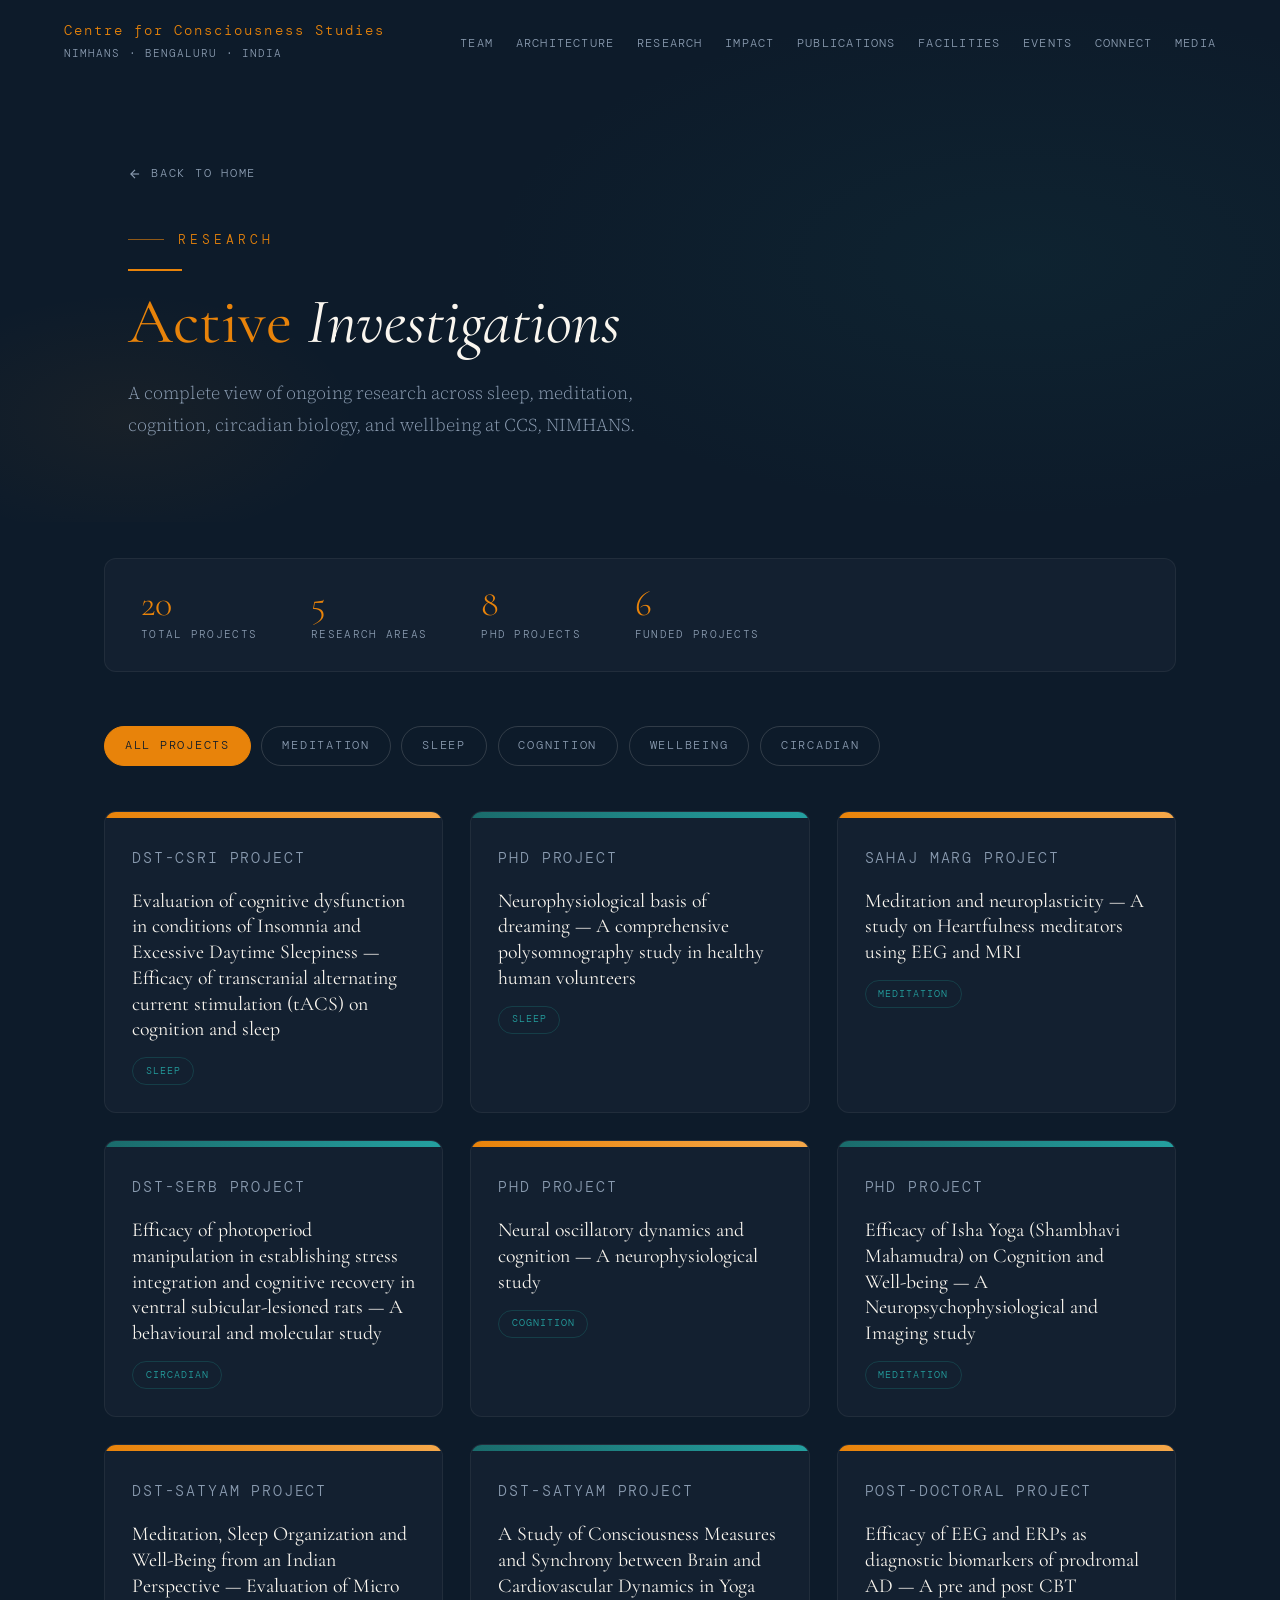
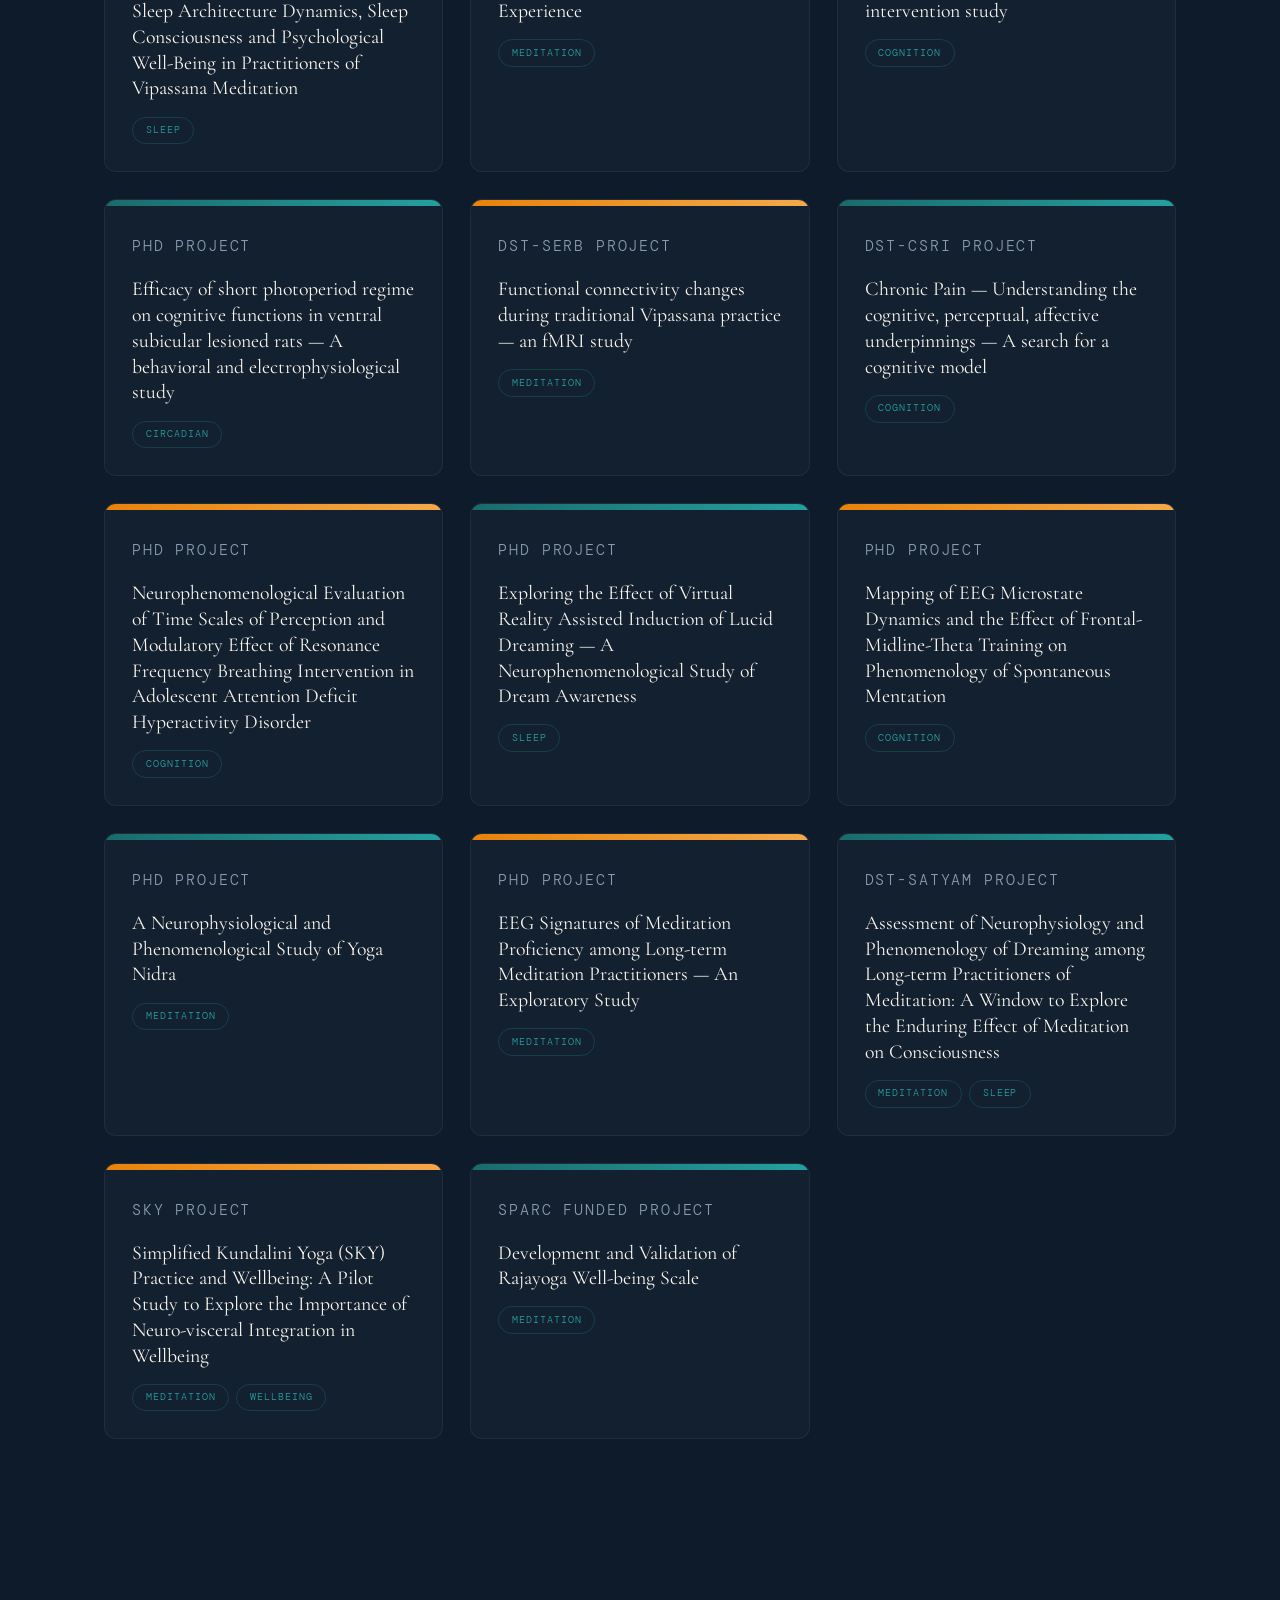
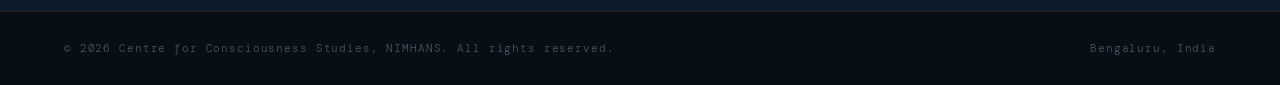
<file: projects.html>
<!DOCTYPE html>
<html lang="en">

<head>
  <meta charset="UTF-8">
  <meta name="viewport" content="width=device-width, initial-scale=1.0">
  <title>All Projects — Centre for Consciousness Studies, NIMHANS</title>
  <meta name="description"
    content="Complete list of active research investigations at the Centre for Consciousness Studies, NIMHANS, Bengaluru.">
  <link rel="preconnect" href="https://fonts.googleapis.com">
  <link rel="preconnect" href="https://fonts.gstatic.com" crossorigin>
  <link
    href="https://fonts.googleapis.com/css2?family=Cormorant+Garamond:ital,wght@0,400;0,600;1,400;1,600&family=Source+Serif+4:wght@300;400&family=DM+Mono:wght@400;500&display=swap"
    rel="stylesheet">
  <style>
    /* ── TOKENS ─────────────────────────────────────────── */
    :root {
      --ink: #0D1B2A;
      --saffron: #E8830A;
      --saffron-lt: #F5A84A;
      --cream: #FAF6EF;
      --stone: #E2D9CC;
      --muted: #8A9BB0;
      --teal: #1A6B6B;
      --teal-lt: #24A0A0;
      --surface: #132030;
      --white: #FFFFFF;
      --ff-disp: 'Cormorant Garamond', Georgia, serif;
      --ff-body: 'Source Serif 4', Georgia, serif;
      --ff-mono: 'DM Mono', 'Courier New', monospace;
      --ease: cubic-bezier(0.4, 0, 0.2, 1);
      --max: 1200px;
    }

    *,
    *::before,
    *::after {
      box-sizing: border-box;
      margin: 0;
      padding: 0;
    }

    html {
      scroll-behavior: smooth;
      font-size: 18px;
    }

    body {
      background: var(--ink);
      color: var(--cream);
      font-family: var(--ff-body);
      font-weight: 300;
      line-height: 1.7;
      overflow-x: hidden;
    }

    img {
      max-width: 100%;
      display: block;
    }

    a {
      color: inherit;
      text-decoration: none;
    }

    button {
      cursor: pointer;
      border: none;
      background: none;
      font: inherit;
    }

    h1,
    h2,
    h3,
    h4 {
      font-family: var(--ff-disp);
      font-weight: 400;
      line-height: 1.15;
    }

    .label {
      font-family: var(--ff-mono);
      font-size: .72rem;
      letter-spacing: .22em;
      text-transform: uppercase;
      color: var(--saffron);
    }

    .label::before {
      content: '[';
      opacity: .5;
    }

    .label::after {
      content: ']';
      opacity: .5;
    }

    .container {
      max-width: var(--max);
      margin: 0 auto;
      padding: 0 5vw;
    }

    .section-pad {
      padding: 100px 0;
    }

    /* ── ANIMATIONS ── */
    @keyframes fade-up {
      from {
        opacity: 0;
        transform: translateY(28px);
      }

      to {
        opacity: 1;
        transform: translateY(0);
      }
    }

    .reveal {
      opacity: 1;
      transform: none;
      transition: opacity .7s var(--ease), transform .7s var(--ease);
    }

    .js-loaded .reveal {
      opacity: 0;
      transform: translateY(28px);
    }

    .js-loaded .reveal.visible {
      opacity: 1;
      transform: translateY(0);
    }

    /* ── NAV ── */
    #navbar {
      position: fixed;
      top: 0;
      left: 0;
      right: 0;
      z-index: 1000;
      padding: 20px 5vw;
      display: flex;
      align-items: center;
      justify-content: space-between;
      transition: background .4s var(--ease), padding .4s var(--ease), border-color .4s var(--ease);
      border-bottom: 1px solid transparent;
    }

    #navbar.scrolled {
      background: rgba(13, 27, 42, .96);
      backdrop-filter: blur(16px);
      border-color: rgba(232, 131, 10, .25);
      padding: 14px 5vw;
    }

    .nav-brand {
      display: flex;
      flex-direction: column;
      gap: 1px;
    }

    .nav-brand .brand-top {
      font-family: var(--ff-mono);
      font-size: .75rem;
      letter-spacing: .15em;
      color: var(--saffron);
    }

    .nav-brand .brand-sub {
      font-family: var(--ff-mono);
      font-size: .6rem;
      letter-spacing: .1em;
      color: var(--muted);
      text-transform: uppercase;
    }

    .nav-links {
      display: flex;
      align-items: center;
      gap: 2rem;
      list-style: none;
    }

    .nav-links a {
      font-family: var(--ff-mono);
      font-size: .68rem;
      letter-spacing: .18em;
      text-transform: uppercase;
      color: var(--muted);
      position: relative;
      transition: color .25s;
    }

    .nav-links a::after {
      content: '';
      position: absolute;
      left: 0;
      bottom: -3px;
      width: 0;
      height: 1px;
      background: var(--saffron);
      transition: width .3s var(--ease);
    }

    .nav-links a:hover {
      color: var(--saffron);
    }

    .nav-links a:hover::after {
      width: 100%;
    }

    .hamburger {
      display: none;
      flex-direction: column;
      gap: 5px;
      padding: 4px;
    }

    .hamburger span {
      display: block;
      width: 24px;
      height: 2px;
      background: var(--saffron);
      border-radius: 2px;
      transition: transform .3s, opacity .3s;
    }

    .hamburger.open span:nth-child(1) {
      transform: translateY(7px) rotate(45deg);
    }

    .hamburger.open span:nth-child(2) {
      opacity: 0;
    }

    .hamburger.open span:nth-child(3) {
      transform: translateY(-7px) rotate(-45deg);
    }

    #nav-overlay {
      position: fixed;
      inset: 0;
      z-index: 999;
      background: var(--ink);
      display: flex;
      flex-direction: column;
      align-items: center;
      justify-content: center;
      gap: 2.5rem;
      opacity: 0;
      pointer-events: none;
      transition: opacity .35s var(--ease);
    }

    #nav-overlay.open {
      opacity: 1;
      pointer-events: all;
    }

    #nav-overlay a {
      font-family: var(--ff-disp);
      font-size: clamp(2rem, 5vw, 3.5rem);
      color: var(--cream);
      transition: color .2s;
    }

    #nav-overlay a:hover {
      color: var(--saffron);
    }

    /* ── PAGE HERO ── */
    .page-hero {
      padding: 160px 5vw 80px;
      position: relative;
      overflow: hidden;
    }

    .page-hero::before {
      content: '';
      position: absolute;
      inset: 0;
      background: radial-gradient(ellipse 60% 70% at 80% 50%, rgba(26, 107, 107, .1) 0%, transparent 70%),
        radial-gradient(ellipse 30% 40% at 10% 80%, rgba(232, 131, 10, .05) 0%, transparent 60%);
      pointer-events: none;
    }

    .page-hero .container {
      position: relative;
    }

    .page-hero .eyebrow {
      font-family: var(--ff-mono);
      font-size: .72rem;
      letter-spacing: .3em;
      color: var(--saffron);
      text-transform: uppercase;
      margin-bottom: 1rem;
      display: flex;
      align-items: center;
      gap: .8rem;
    }

    .page-hero .eyebrow::before {
      content: '';
      display: block;
      width: 2rem;
      height: 1px;
      background: var(--saffron);
      opacity: .6;
    }

    .page-hero h1 {
      font-size: clamp(2.8rem, 5vw, 4.5rem);
      font-style: italic;
      color: var(--cream);
      margin-bottom: 1rem;
    }

    .page-hero h1 em {
      font-style: normal;
      color: var(--saffron);
    }

    .page-hero .sub {
      font-size: 1rem;
      color: var(--muted);
      max-width: 560px;
      line-height: 1.8;
    }

    .back-link {
      display: inline-flex;
      align-items: center;
      gap: .5rem;
      font-family: var(--ff-mono);
      font-size: .65rem;
      letter-spacing: .15em;
      text-transform: uppercase;
      color: var(--muted);
      margin-bottom: 2.5rem;
      transition: color .2s;
    }

    .back-link:hover {
      color: var(--saffron);
    }

    /* ── SAFFRON RULE ── */
    .saffron-rule {
      width: 3rem;
      height: 2px;
      background: var(--saffron);
      margin: .8rem 0;
    }

    /* ── FILTER BAR ── */
    .filter-bar {
      display: flex;
      flex-wrap: wrap;
      gap: .6rem;
      margin-bottom: 2.5rem;
    }

    .filter-btn {
      font-family: var(--ff-mono);
      font-size: .65rem;
      letter-spacing: .15em;
      text-transform: uppercase;
      padding: .5rem 1.1rem;
      border-radius: 100px;
      border: 1px solid rgba(250, 246, 239, .15);
      color: var(--muted);
      transition: all .25s;
    }

    .filter-btn:hover {
      border-color: var(--saffron);
      color: var(--saffron);
    }

    .filter-btn.active {
      background: var(--saffron);
      border-color: var(--saffron);
      color: var(--ink);
    }

    /* ── PROJECTS GRID ── */
    .projects-grid {
      display: grid;
      grid-template-columns: repeat(auto-fill, minmax(300px, 1fr));
      gap: 1.5rem;
    }

    .project-card {
      background: var(--surface);
      border-radius: 12px;
      border: 1px solid rgba(250, 246, 239, .06);
      overflow: hidden;
      transition: transform .25s var(--ease), box-shadow .25s, opacity .35s, border-color .25s;
    }

    .project-card.hidden {
      display: none !important;
    }

    .project-card:hover {
      transform: translateY(-5px);
      box-shadow: 0 0 40px rgba(26, 107, 107, .2);
      border-color: rgba(26, 107, 107, .4);
    }

    .project-top {
      height: 6px;
      background: linear-gradient(90deg, var(--teal), var(--teal-lt));
    }

    .project-top.saffron {
      background: linear-gradient(90deg, var(--saffron), var(--saffron-lt));
    }

    .project-body {
      padding: 1.5rem;
    }

    .project-type {
      font-family: var(--ff-mono);
      font-size: .6rem;
      letter-spacing: .12em;
      color: var(--saffron);
      margin-bottom: .6rem;
      text-transform: uppercase;
    }

    .project-card h3 {
      font-family: var(--ff-disp);
      font-size: 1.1rem;
      color: var(--cream);
      line-height: 1.3;
      margin-bottom: .8rem;
    }

    .project-card p {
      font-size: .85rem;
      color: var(--muted);
      line-height: 1.7;
      margin-bottom: 1rem;
    }

    .project-tags {
      display: flex;
      flex-wrap: wrap;
      gap: .4rem;
    }

    .proj-tag {
      font-family: var(--ff-mono);
      font-size: .55rem;
      letter-spacing: .1em;
      padding: .25rem .7rem;
      border-radius: 100px;
      border: 1px solid rgba(26, 107, 107, .4);
      color: var(--teal-lt);
      text-transform: uppercase;
    }

    /* ── STATS BAR ── */
    .stats-bar {
      display: flex;
      gap: 3rem;
      flex-wrap: wrap;
      margin-bottom: 3rem;
      padding: 1.5rem 2rem;
      background: var(--surface);
      border-radius: 12px;
      border: 1px solid rgba(250, 246, 239, .06);
    }

    .stat-item {
      display: flex;
      flex-direction: column;
      gap: .2rem;
    }

    .stat-num {
      font-family: var(--ff-disp);
      font-size: 2rem;
      color: var(--saffron);
      line-height: 1;
    }

    .stat-label {
      font-family: var(--ff-mono);
      font-size: .6rem;
      letter-spacing: .12em;
      color: var(--muted);
      text-transform: uppercase;
    }

    /* ── RESPONSIVE ── */
    @media (max-width: 768px) {
      .nav-links {
        display: none;
      }

      .hamburger {
        display: flex;
      }

      .projects-grid {
        grid-template-columns: 1fr;
      }

      .stats-bar {
        gap: 1.5rem;
      }
    }
  </style>
  <style>/* keep the 9-link header on one line on laptop widths */
    .nav-brand .brand-top, .nav-brand .brand-sub { white-space: nowrap; }
    @media (max-width: 1440px) and (min-width: 1025px) { .nav-links { gap: 1.25rem; } .nav-links a { letter-spacing: .1em; } }
  </style>
</head>

<body>

  <!-- ── MOBILE OVERLAY ── -->
  <div id="nav-overlay" role="dialog" aria-modal="true" aria-label="Navigation menu">
    <a href="index.html">Home</a>
    <a href="index.html#people">Team</a>
    <a href="architecture.html" onclick="closeNav()">Architecture</a>
    <a href="research.html">Research</a>
    <a href="impact.html">Impact</a>
    <a href="index.html#publications">Publications</a>
    <a href="index.html#facilities">Facilities</a>
    <a href="index.html#talks">Events</a>
    <a href="index.html#Connect">Connect</a>
    <a href="media.html">Media &amp; Outreach</a>
  </div>

  <!-- ── NAV ── -->
  <nav id="navbar" aria-label="Main navigation">
    <a href="index.html" class="nav-brand" aria-label="Centre for Consciousness Studies">
      <span class="brand-top">Centre for Consciousness Studies</span>
      <span class="brand-sub">NIMHANS &middot; Bengaluru &middot; India</span>
    </a>
    <ul class="nav-links" role="list">
      <li><a href="index.html#people">Team</a></li>
      <li><a href="architecture.html">Architecture</a></li>
      <li><a href="research.html">Research</a></li>
      <li><a href="impact.html">Impact</a></li>
      <li><a href="index.html#publications">Publications</a></li>
      <li><a href="index.html#facilities">Facilities</a></li>
      <li><a href="index.html#talks">Events</a></li>
      <li><a href="index.html#Connect">Connect</a></li>
      <li><a href="media.html">Media</a></li>
    </ul>
    <button class="hamburger" id="hamburger" aria-label="Toggle menu" aria-expanded="false">
      <span></span><span></span><span></span>
    </button>
  </nav>

  <!-- ── PAGE HERO ── -->
  <div class="page-hero">
    <div class="container">
      <div class="reveal">
        <a href="index.html" class="back-link">
          <svg width="14" height="14" viewBox="0 0 24 24" fill="none" stroke="currentColor" stroke-width="2">
            <line x1="19" y1="12" x2="5" y2="12" />
            <polyline points="12 19 5 12 12 5" />
          </svg>
          Back to Home
        </a>
        <div class="eyebrow">Research</div>
        <div class="saffron-rule"></div>
        <h1><em>Active</em> Investigations</h1>
        <p class="sub">A complete view of ongoing research across sleep, meditation, cognition, circadian biology, and
          wellbeing at CCS, NIMHANS.</p>
      </div>
    </div>
  </div>

  <!-- ── PROJECTS SECTION ── -->
  <section class="section-pad" style="padding-top:2rem;">
    <div class="container">

      <!-- Stats Bar -->
      <div class="stats-bar reveal">
        <div class="stat-item">
          <span class="stat-num">20</span>
          <span class="stat-label">Total Projects</span>
        </div>
        <div class="stat-item">
          <span class="stat-num">5</span>
          <span class="stat-label">Research Areas</span>
        </div>
        <div class="stat-item">
          <span class="stat-num">8</span>
          <span class="stat-label">PhD Projects</span>
        </div>
        <div class="stat-item">
          <span class="stat-num">6</span>
          <span class="stat-label">Funded Projects</span>
        </div>
      </div>

      <!-- Filter Bar -->
      <div class="filter-bar reveal" role="group" aria-label="Filter projects by topic">
        <button class="filter-btn active" data-filter="all">All Projects</button>
        <button class="filter-btn" data-filter="Meditation">Meditation</button>
        <button class="filter-btn" data-filter="Sleep">Sleep</button>
        <button class="filter-btn" data-filter="Cognition">Cognition</button>
        <button class="filter-btn" data-filter="Wellbeing">Wellbeing</button>
        <button class="filter-btn" data-filter="Circadian">Circadian</button>
      </div>

      <!-- Projects Grid — all 19 -->
      <div class="projects-grid">

        <!-- 1 -->
        <article class="project-card reveal" data-tags="Sleep" style="animation-delay:0.00s">
          <div class="project-top saffron"></div>
          <div class="project-body">
            <p class="project-type">DST-CSRI Project</p>
            <h3>Evaluation of cognitive dysfunction in conditions of Insomnia and Excessive Daytime Sleepiness —
              Efficacy of transcranial alternating current stimulation (tACS) on cognition and sleep</h3>
            <div class="project-tags"><span class="proj-tag">Sleep</span></div>
          </div>
        </article>

        <!-- 2 -->
        <article class="project-card reveal" data-tags="Sleep" style="animation-delay:0.05s">
          <div class="project-top"></div>
          <div class="project-body">
            <p class="project-type">PhD Project</p>
            <h3>Neurophysiological basis of dreaming — A comprehensive polysomnography study in healthy human volunteers
            </h3>
            <div class="project-tags"><span class="proj-tag">Sleep</span></div>
          </div>
        </article>

        <!-- 3 -->
        <article class="project-card reveal" data-tags="Meditation" style="animation-delay:0.10s">
          <div class="project-top saffron"></div>
          <div class="project-body">
            <p class="project-type">Sahaj Marg Project</p>
            <h3>Meditation and neuroplasticity — A study on Heartfulness meditators using EEG and MRI</h3>
            <div class="project-tags"><span class="proj-tag">Meditation</span></div>
          </div>
        </article>

        <!-- 4 -->
        <article class="project-card reveal" data-tags="Circadian" style="animation-delay:0.15s">
          <div class="project-top"></div>
          <div class="project-body">
            <p class="project-type">DST-SERB Project</p>
            <h3>Efficacy of photoperiod manipulation in establishing stress integration and cognitive recovery in
              ventral subicular-lesioned rats — A behavioural and molecular study</h3>
            <div class="project-tags"><span class="proj-tag">Circadian</span></div>
          </div>
        </article>

        <!-- 5 -->
        <article class="project-card reveal" data-tags="Cognition" style="animation-delay:0.20s">
          <div class="project-top saffron"></div>
          <div class="project-body">
            <p class="project-type">PhD Project</p>
            <h3>Neural oscillatory dynamics and cognition — A neurophysiological study</h3>
            <div class="project-tags"><span class="proj-tag">Cognition</span></div>
          </div>
        </article>

        <!-- 6 -->
        <article class="project-card reveal" data-tags="Meditation" style="animation-delay:0.25s">
          <div class="project-top"></div>
          <div class="project-body">
            <p class="project-type">PhD Project</p>
            <h3>Efficacy of Isha Yoga (Shambhavi Mahamudra) on Cognition and Well-being — A Neuropsychophysiological and
              Imaging study</h3>
            <div class="project-tags"><span class="proj-tag">Meditation</span></div>
          </div>
        </article>

        <!-- 7 -->
        <article class="project-card reveal" data-tags="Sleep" style="animation-delay:0.30s">
          <div class="project-top saffron"></div>
          <div class="project-body">
            <p class="project-type">DST-SATYAM Project</p>
            <h3>Meditation, Sleep Organization and Well-Being from an Indian Perspective — Evaluation of Micro Sleep
              Architecture Dynamics, Sleep Consciousness and Psychological Well-Being in Practitioners of Vipassana
              Meditation</h3>
            <div class="project-tags"><span class="proj-tag">Sleep</span></div>
          </div>
        </article>

        <!-- 8 -->
        <article class="project-card reveal" data-tags="Meditation" style="animation-delay:0.35s">
          <div class="project-top"></div>
          <div class="project-body">
            <p class="project-type">DST-SATYAM Project</p>
            <h3>A Study of Consciousness Measures and Synchrony between Brain and Cardiovascular Dynamics in Yoga
              Experience</h3>
            <div class="project-tags"><span class="proj-tag">Meditation</span></div>
          </div>
        </article>

        <!-- 9 -->
        <article class="project-card reveal" data-tags="Cognition" style="animation-delay:0.40s">
          <div class="project-top saffron"></div>
          <div class="project-body">
            <p class="project-type">Post-doctoral Project</p>
            <h3>Efficacy of EEG and ERPs as diagnostic biomarkers of prodromal AD — A pre and post CBT intervention
              study</h3>
            <div class="project-tags"><span class="proj-tag">Cognition</span></div>
          </div>
        </article>

        <!-- 10 -->
        <article class="project-card reveal" data-tags="Circadian" style="animation-delay:0.45s">
          <div class="project-top"></div>
          <div class="project-body">
            <p class="project-type">PhD Project</p>
            <h3>Efficacy of short photoperiod regime on cognitive functions in ventral subicular lesioned rats — A
              behavioral and electrophysiological study</h3>
            <div class="project-tags"><span class="proj-tag">Circadian</span></div>
          </div>
        </article>

        <!-- 11 -->
        <article class="project-card reveal" data-tags="Meditation" style="animation-delay:0.50s">
          <div class="project-top saffron"></div>
          <div class="project-body">
            <p class="project-type">DST-SERB Project</p>
            <h3>Functional connectivity changes during traditional Vipassana practice — an fMRI study</h3>
            <div class="project-tags"><span class="proj-tag">Meditation</span></div>
          </div>
        </article>

        <!-- 12 -->
        <article class="project-card reveal" data-tags="Cognition" style="animation-delay:0.55s">
          <div class="project-top"></div>
          <div class="project-body">
            <p class="project-type">DST-CSRI Project</p>
            <h3>Chronic Pain — Understanding the cognitive, perceptual, affective underpinnings — A search for a
              cognitive model</h3>
            <div class="project-tags"><span class="proj-tag">Cognition</span></div>
          </div>
        </article>

        <!-- 13 -->
        <article class="project-card reveal" data-tags="Cognition" style="animation-delay:0.60s">
          <div class="project-top saffron"></div>
          <div class="project-body">
            <p class="project-type">PhD Project</p>
            <h3>Neurophenomenological Evaluation of Time Scales of Perception and Modulatory Effect of Resonance
              Frequency Breathing Intervention in Adolescent Attention Deficit Hyperactivity Disorder</h3>
            <div class="project-tags"><span class="proj-tag">Cognition</span></div>
          </div>
        </article>

        <!-- 14 -->
        <article class="project-card reveal" data-tags="Sleep" style="animation-delay:0.65s">
          <div class="project-top"></div>
          <div class="project-body">
            <p class="project-type">PhD Project</p>
            <h3>Exploring the Effect of Virtual Reality Assisted Induction of Lucid Dreaming — A Neurophenomenological
              Study of Dream Awareness</h3>
            <div class="project-tags"><span class="proj-tag">Sleep</span></div>
          </div>
        </article>

        <!-- 15 -->
        <article class="project-card reveal" data-tags="Cognition" style="animation-delay:0.70s">
          <div class="project-top saffron"></div>
          <div class="project-body">
            <p class="project-type">PhD Project</p>
            <h3>Mapping of EEG Microstate Dynamics and the Effect of Frontal-Midline-Theta Training on Phenomenology of
              Spontaneous Mentation</h3>
            <div class="project-tags"><span class="proj-tag">Cognition</span></div>
          </div>
        </article>

        <!-- 16 — NEW -->
        <article class="project-card reveal" data-tags="Meditation" style="animation-delay:0.75s">
          <div class="project-top"></div>
          <div class="project-body">
            <p class="project-type">PhD Project</p>
            <h3>A Neurophysiological and Phenomenological Study of Yoga Nidra</h3>
            <div class="project-tags"><span class="proj-tag">Meditation</span></div>
          </div>
        </article>

        <!-- 17 -->
        <article class="project-card reveal" data-tags="Meditation" style="animation-delay:0.80s">
          <div class="project-top saffron"></div>
          <div class="project-body">
            <p class="project-type">PhD Project</p>
            <h3>EEG Signatures of Meditation Proficiency among Long-term Meditation Practitioners — An Exploratory Study
            </h3>
            <div class="project-tags"><span class="proj-tag">Meditation</span></div>
          </div>
        </article>

        <!-- 18 -->
        <article class="project-card reveal" data-tags="Meditation Sleep" style="animation-delay:0.85s">
          <div class="project-top"></div>
          <div class="project-body">
            <p class="project-type">DST-SATYAM Project</p>
            <h3>Assessment of Neurophysiology and Phenomenology of Dreaming among Long-term Practitioners of Meditation:
              A Window to Explore the Enduring Effect of Meditation on Consciousness</h3>
            <div class="project-tags">
              <span class="proj-tag">Meditation</span>
              <span class="proj-tag">Sleep</span>
            </div>
          </div>
        </article>

        <!-- 19 — NEW -->
        <article class="project-card reveal" data-tags="Meditation Wellbeing" style="animation-delay:0.90s">
          <div class="project-top saffron"></div>
          <div class="project-body">
            <p class="project-type">SKY Project</p>
            <h3>Simplified Kundalini Yoga (SKY) Practice and Wellbeing: A Pilot Study to Explore the Importance of
              Neuro-visceral Integration in Wellbeing</h3>
            <div class="project-tags">
              <span class="proj-tag">Meditation</span>
              <span class="proj-tag">Wellbeing</span>
            </div>
          </div>
        </article>

        <!-- 20 -->
        <article class="project-card reveal" data-tags="Meditation" style="animation-delay:0.95s">
          <div class="project-top"></div>
          <div class="project-body">
            <p class="project-type">SpARC funded project</p>
            <h3>Development and Validation of Rajayoga Well-being Scale</h3>
            <div class="project-tags"><span class="proj-tag">Meditation</span></div>
          </div>
        </article>

      </div>
    </div>
  </section>

  <!-- ── FOOTER ── -->
  <footer style="background:#070E16;border-top:1px solid rgba(232,131,10,.15);padding:1.5rem 5vw;margin-top:4rem;">
    <div
      style="max-width:1200px;margin:0 auto;display:flex;justify-content:space-between;align-items:center;flex-wrap:wrap;gap:.5rem;">
      <p style="font-family:'DM Mono',monospace;font-size:.6rem;letter-spacing:.08em;color:rgba(138,155,176,.5);">© 2026
        Centre for Consciousness Studies, NIMHANS. All rights reserved.</p>
      <p style="font-family:'DM Mono',monospace;font-size:.6rem;letter-spacing:.08em;color:rgba(138,155,176,.5);">
        Bengaluru, India</p>
    </div>
  </footer>

  <script>
    document.documentElement.classList.add('js-loaded');

    /* Navbar scroll */
    const navbar = document.getElementById('navbar');
    window.addEventListener('scroll', () => {
      navbar.classList.toggle('scrolled', window.scrollY > 80);
    }, { passive: true });

    /* Mobile menu */
    const hamburger = document.getElementById('hamburger');
    const overlay = document.getElementById('nav-overlay');
    hamburger.addEventListener('click', () => {
      const open = overlay.classList.toggle('open');
      hamburger.classList.toggle('open', open);
      hamburger.setAttribute('aria-expanded', open);
      document.body.style.overflow = open ? 'hidden' : '';
    });
    function closeNav() {
      overlay.classList.remove('open');
      hamburger.classList.remove('open');
      hamburger.setAttribute('aria-expanded', 'false');
      document.body.style.overflow = '';
    }
    document.addEventListener('keydown', e => { if (e.key === 'Escape') closeNav(); });

    /* Reveal on scroll */
    const io = new IntersectionObserver((entries) => {
      entries.forEach(entry => {
        if (!entry.isIntersecting) return;
        entry.target.classList.add('visible');
        io.unobserve(entry.target);
      });
    }, { threshold: 0.1 });
    document.querySelectorAll('.reveal').forEach(el => io.observe(el));

    /* Project filter */
    document.querySelectorAll('.filter-btn').forEach(btn => {
      btn.addEventListener('click', () => {
        document.querySelectorAll('.filter-btn').forEach(b => b.classList.remove('active'));
        btn.classList.add('active');
        const filter = btn.dataset.filter;
        document.querySelectorAll('.project-card').forEach(card => {
          const tags = card.dataset.tags || '';
          const show = filter === 'all' || tags.includes(filter);
          card.classList.toggle('hidden', !show);
        });
      });
    });
  </script>
</body>

</html>
</file>
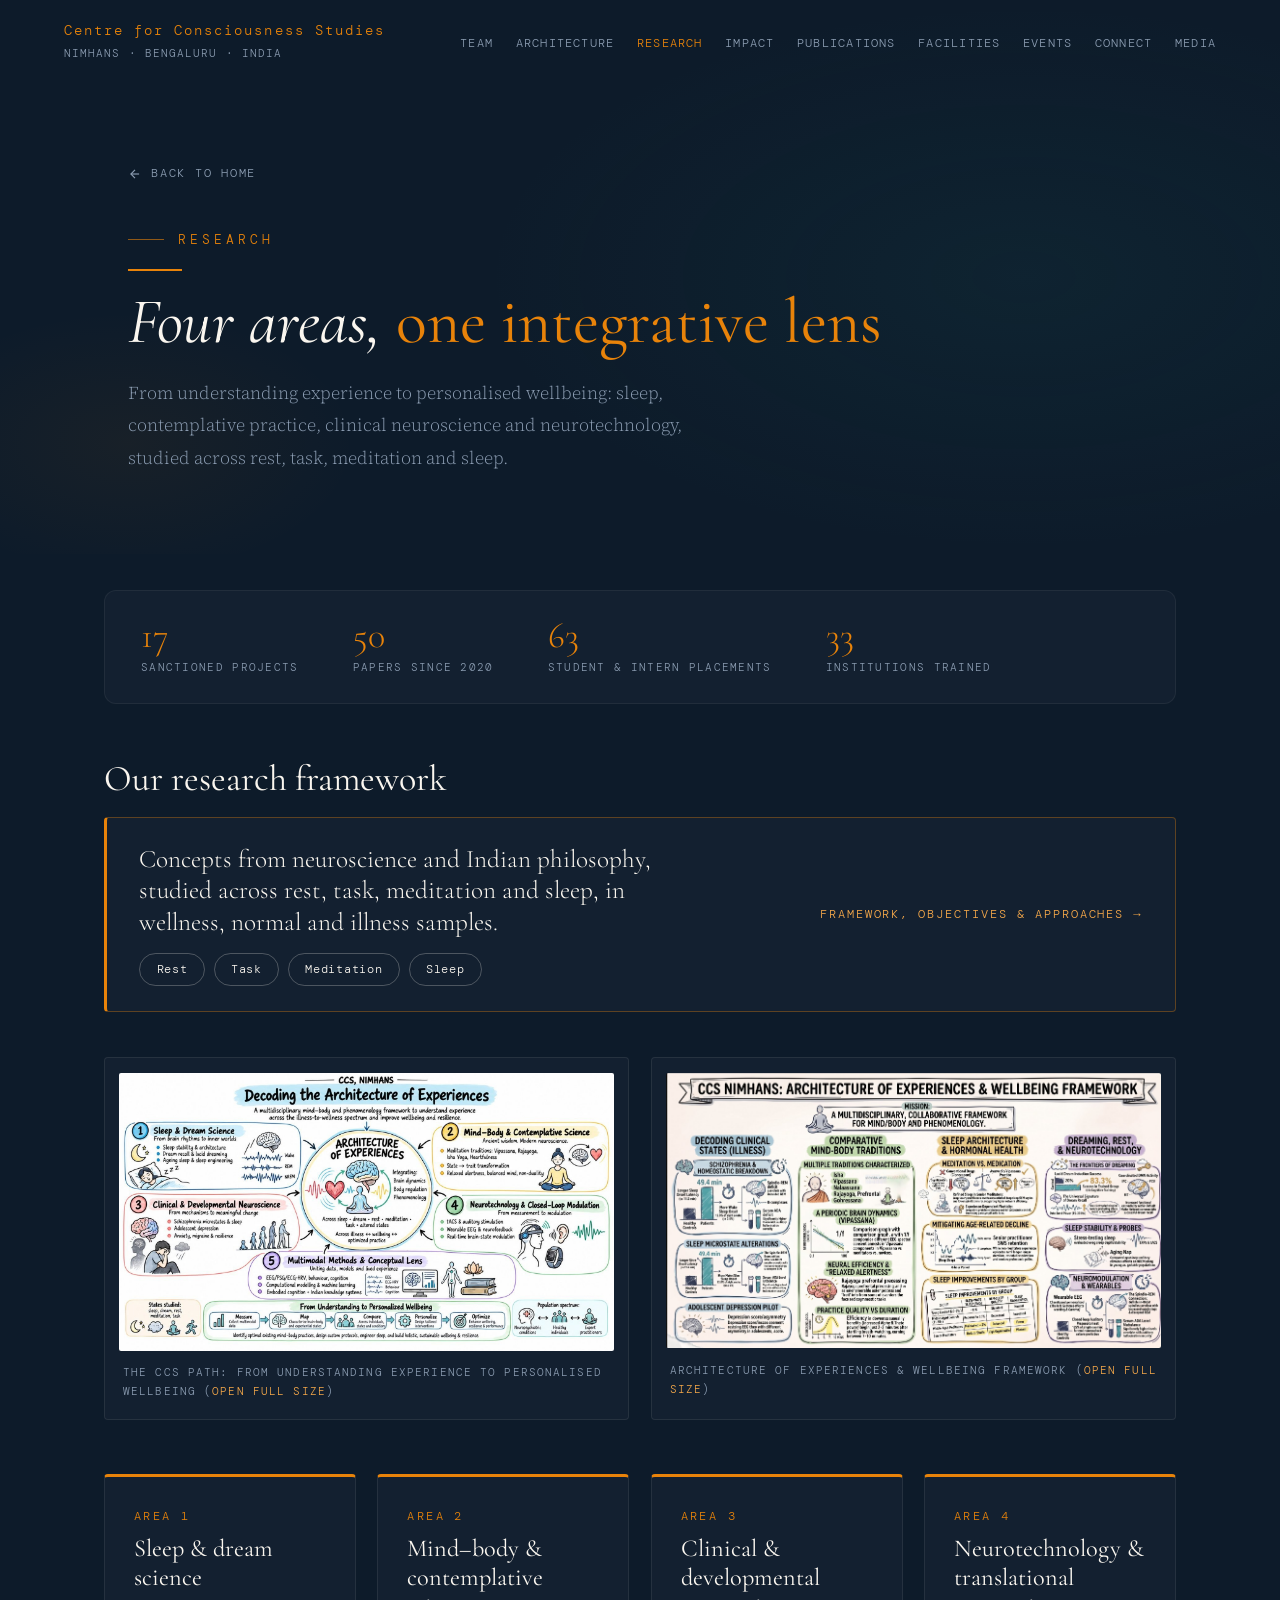
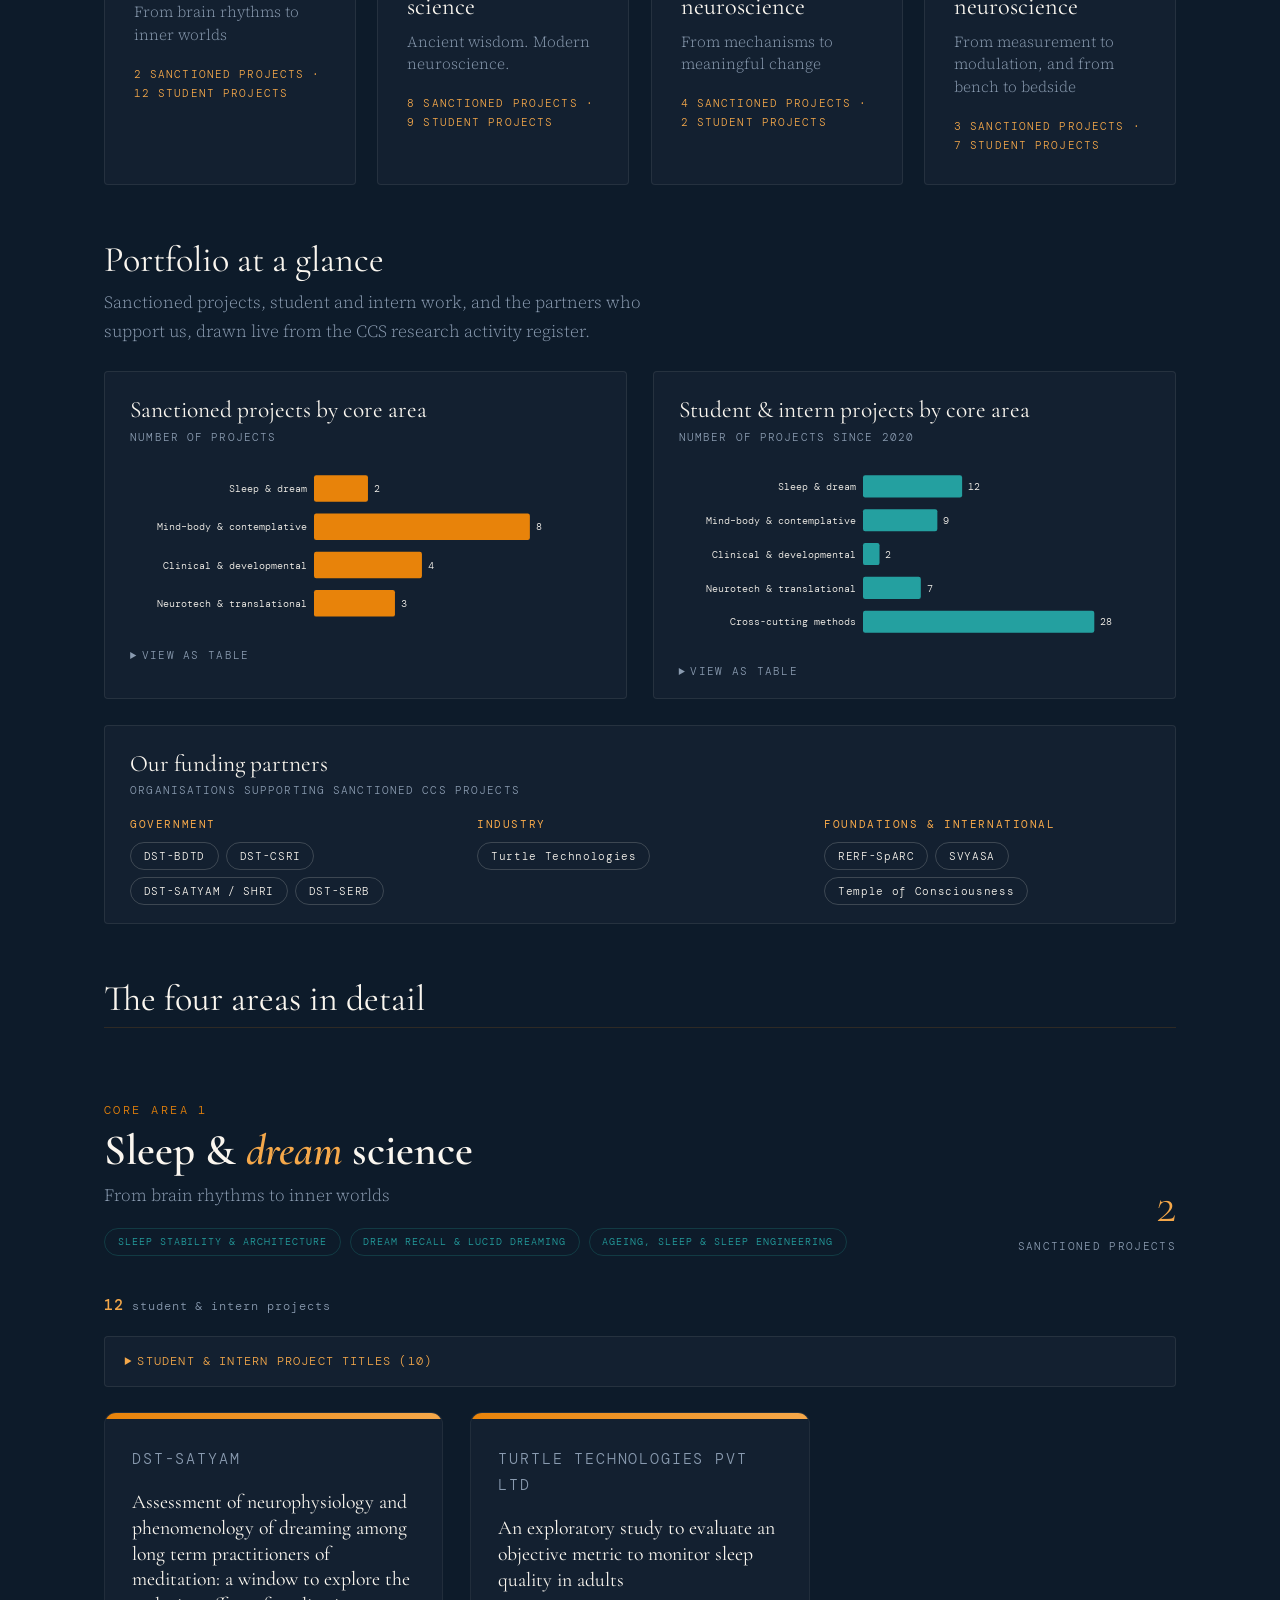
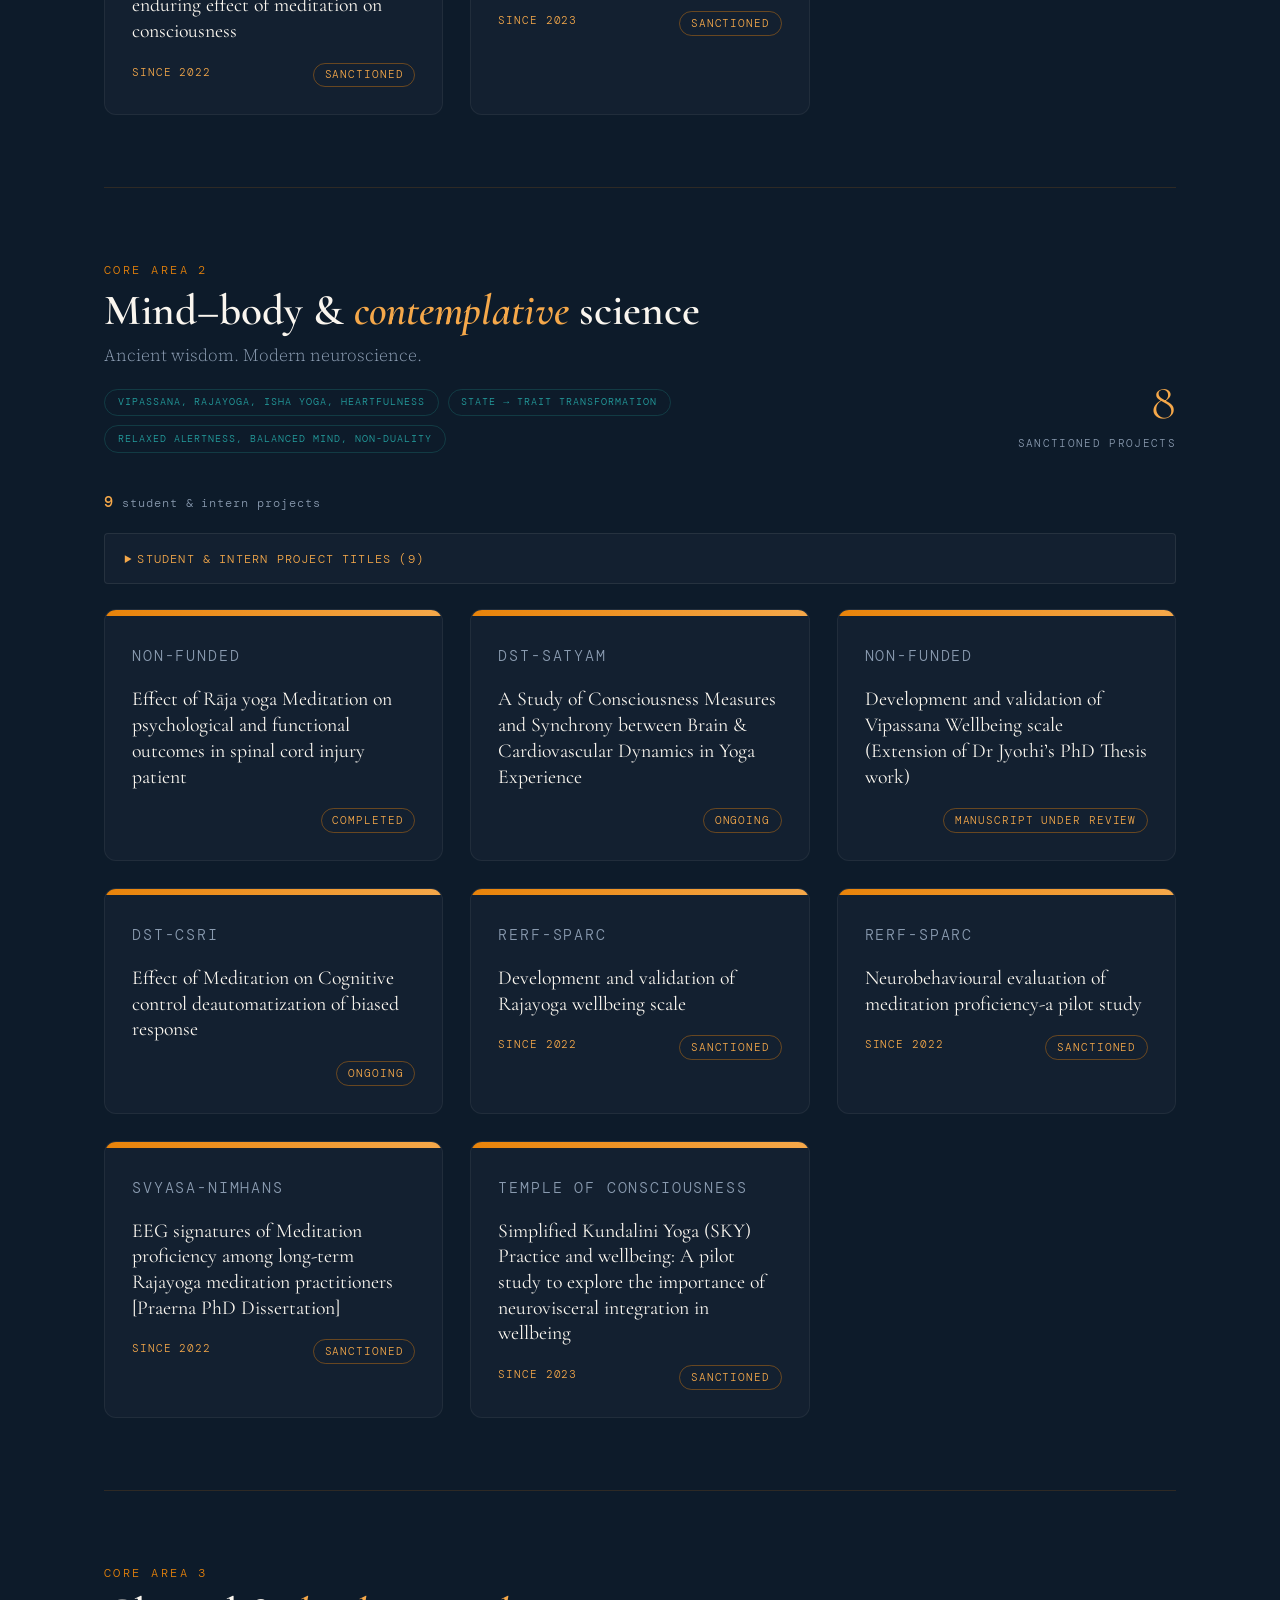
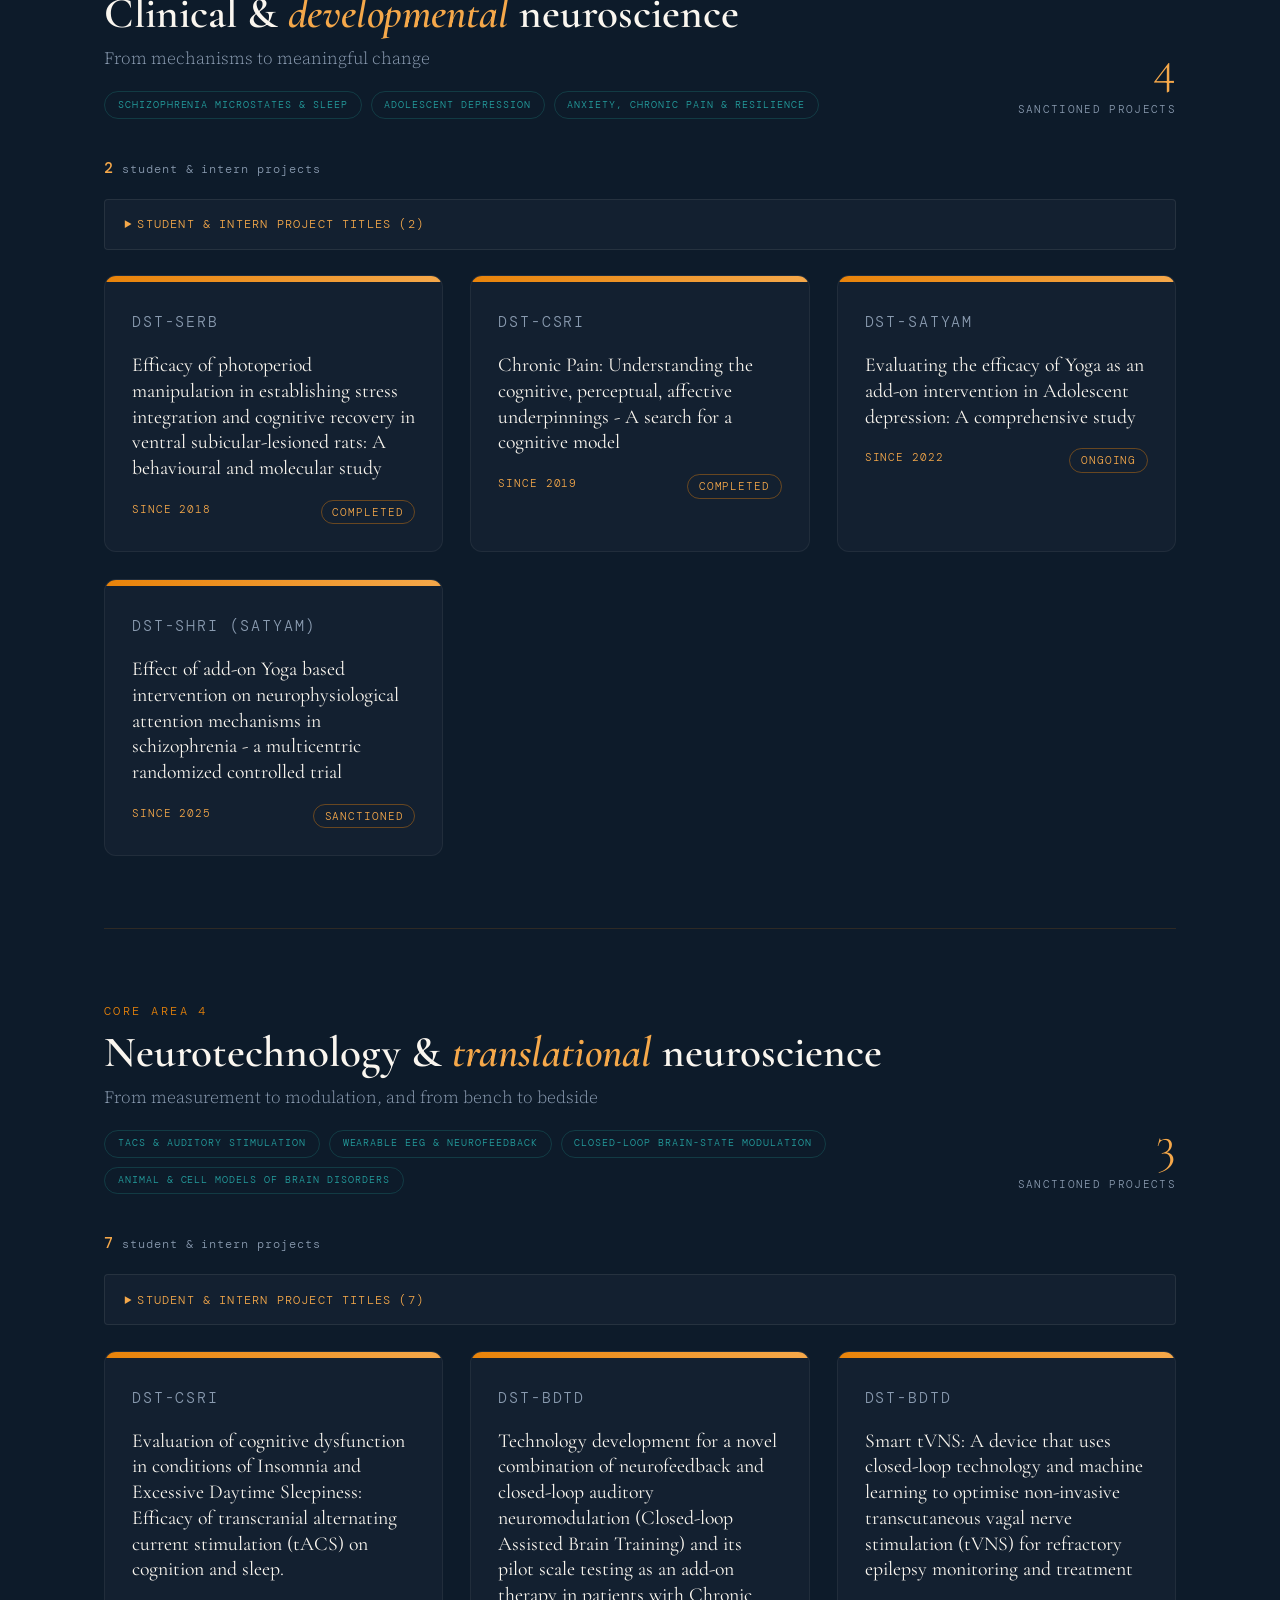
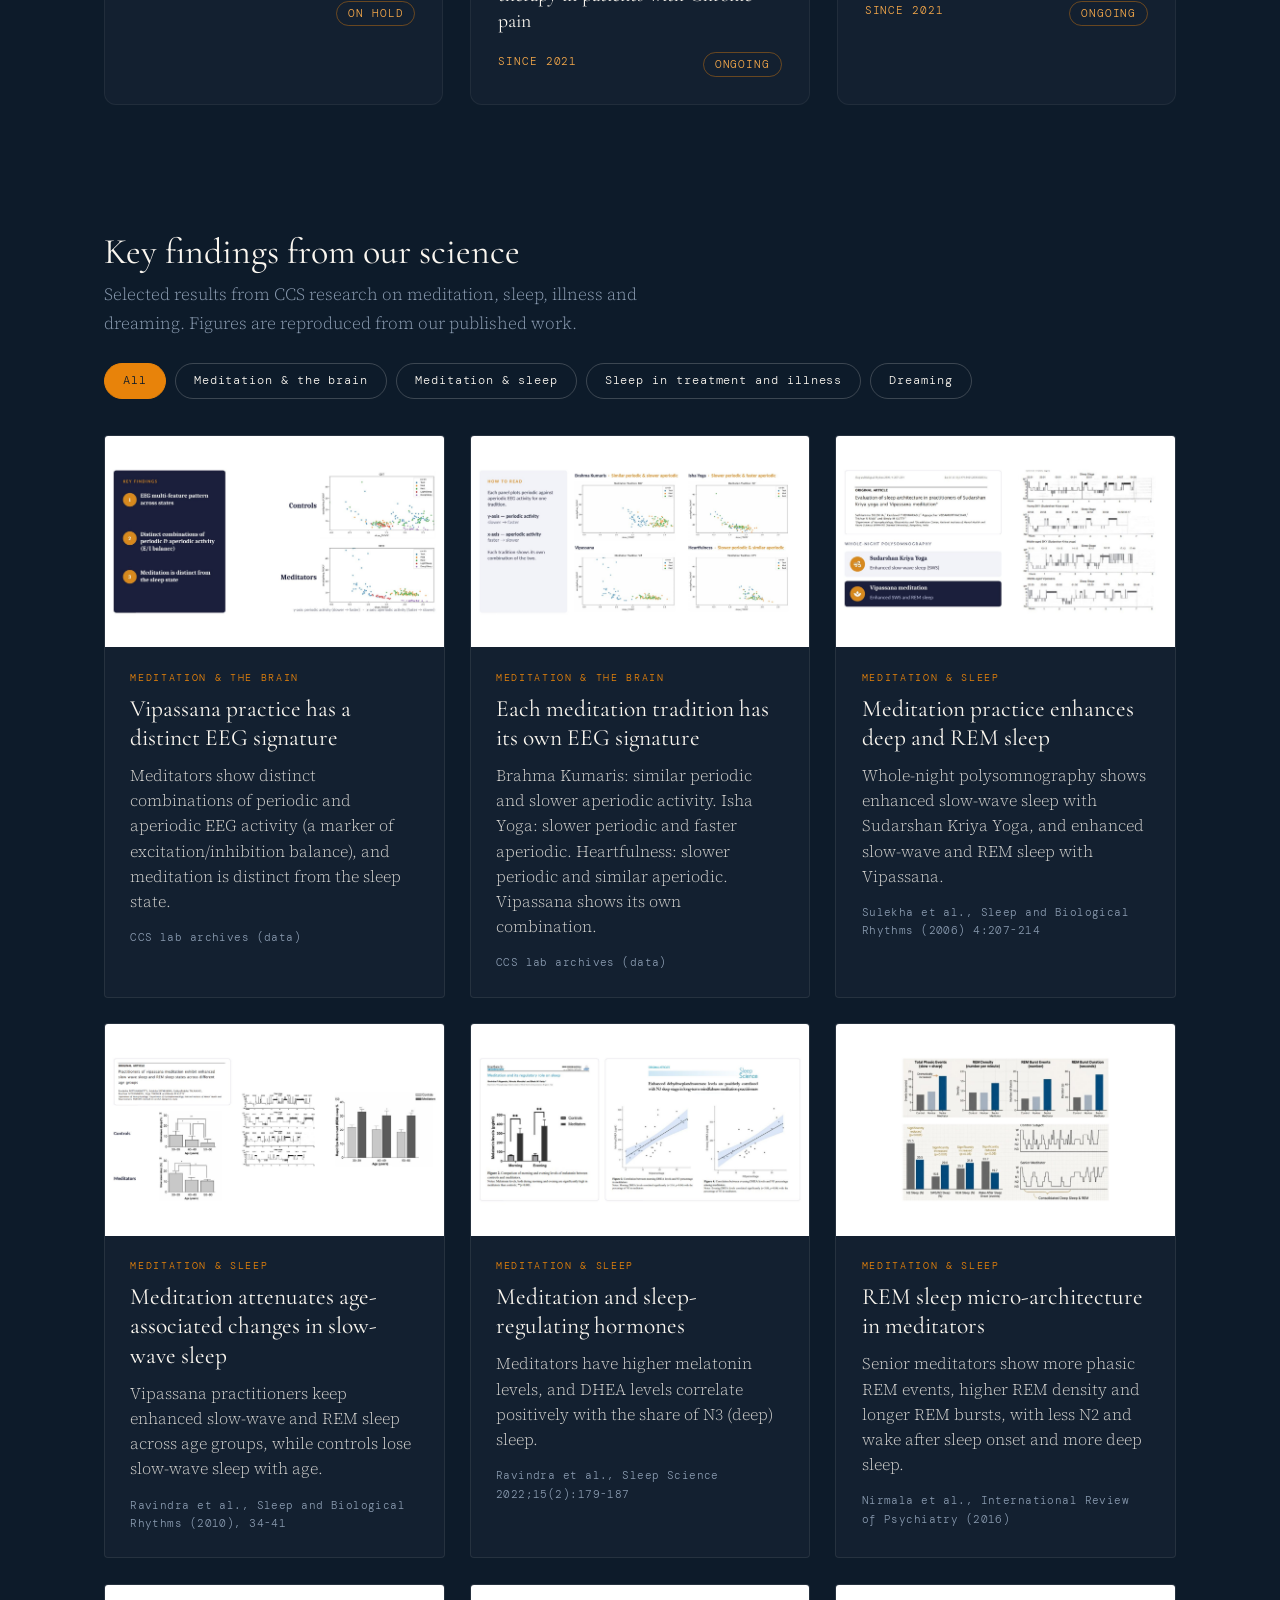
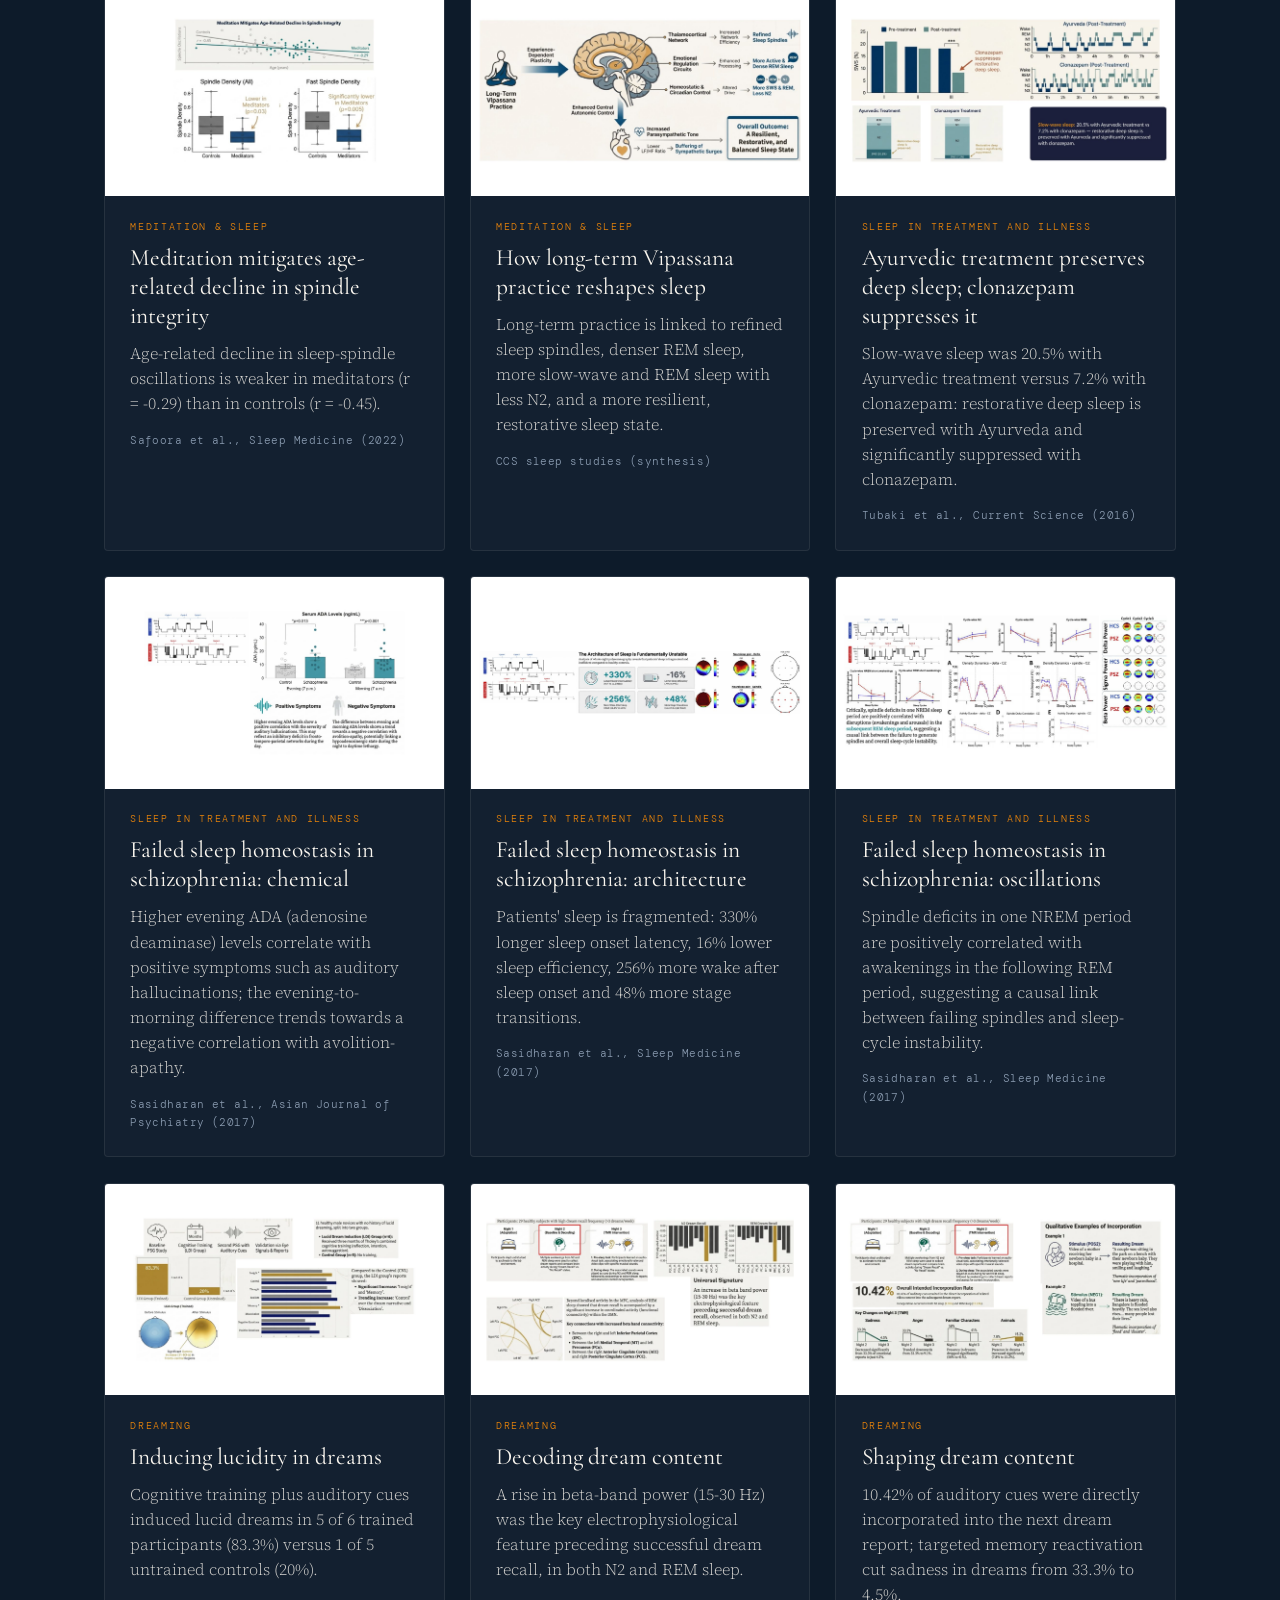
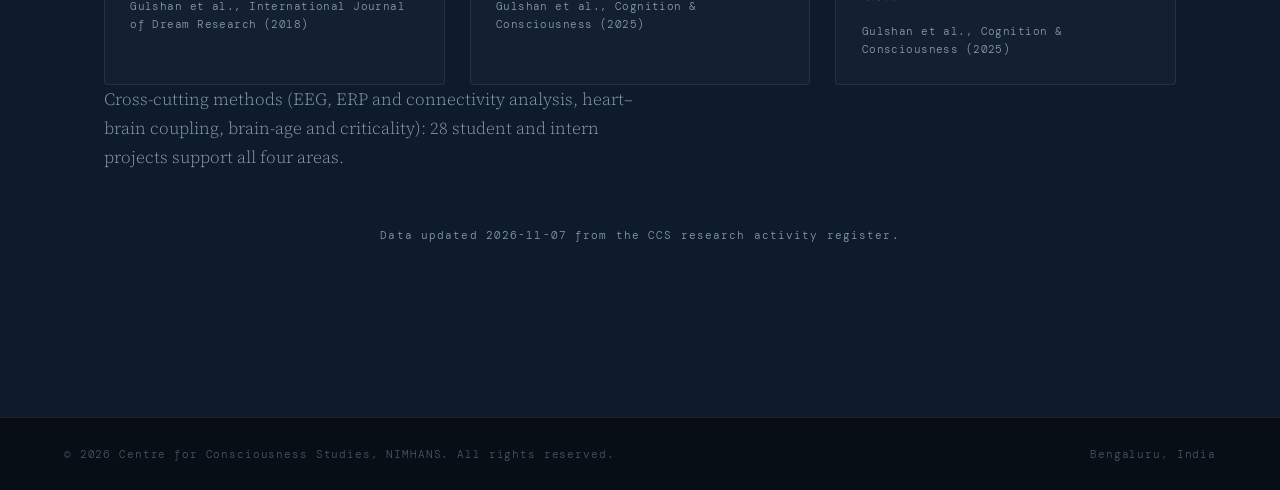
<file: research.html>
<!DOCTYPE html>
<html lang="en">

<head>
  <meta charset="UTF-8">
  <meta name="viewport" content="width=device-width, initial-scale=1.0">
  <title>Research — Centre for Consciousness Studies, NIMHANS</title>
  <meta name="description"
    content="Four core research areas, sanctioned projects at the Centre for Consciousness Studies, NIMHANS, Bengaluru.">
  <link rel="preconnect" href="https://fonts.googleapis.com">
  <link rel="preconnect" href="https://fonts.gstatic.com" crossorigin>
  <link
    href="https://fonts.googleapis.com/css2?family=Cormorant+Garamond:ital,wght@0,400;0,600;1,400;1,600&family=Source+Serif+4:wght@300;400&family=DM+Mono:wght@400;500&display=swap"
    rel="stylesheet">
  <style>
    /* ── TOKENS ─────────────────────────────────────────── */
    :root {
      --ink: #0D1B2A;
      --saffron: #E8830A;
      --saffron-lt: #F5A84A;
      --cream: #FAF6EF;
      --stone: #E2D9CC;
      --muted: #8A9BB0;
      --teal: #1A6B6B;
      --teal-lt: #24A0A0;
      --surface: #132030;
      --white: #FFFFFF;
      --ff-disp: 'Cormorant Garamond', Georgia, serif;
      --ff-body: 'Source Serif 4', Georgia, serif;
      --ff-mono: 'DM Mono', 'Courier New', monospace;
      --ease: cubic-bezier(0.4, 0, 0.2, 1);
      --max: 1200px;
    }

    *,
    *::before,
    *::after {
      box-sizing: border-box;
      margin: 0;
      padding: 0;
    }

    html {
      scroll-behavior: smooth;
      font-size: 18px;
    }

    body {
      background: var(--ink);
      color: var(--cream);
      font-family: var(--ff-body);
      font-weight: 300;
      line-height: 1.7;
      overflow-x: hidden;
    }

    img {
      max-width: 100%;
      display: block;
    }

    a {
      color: inherit;
      text-decoration: none;
    }

    button {
      cursor: pointer;
      border: none;
      background: none;
      font: inherit;
    }

    h1,
    h2,
    h3,
    h4 {
      font-family: var(--ff-disp);
      font-weight: 400;
      line-height: 1.15;
    }

    .label {
      font-family: var(--ff-mono);
      font-size: .72rem;
      letter-spacing: .22em;
      text-transform: uppercase;
      color: var(--saffron);
    }

    .label::before {
      content: '[';
      opacity: .5;
    }

    .label::after {
      content: ']';
      opacity: .5;
    }

    .container {
      max-width: var(--max);
      margin: 0 auto;
      padding: 0 5vw;
    }

    .section-pad {
      padding: 100px 0;
    }

    /* ── ANIMATIONS ── */
    @keyframes fade-up {
      from {
        opacity: 0;
        transform: translateY(28px);
      }

      to {
        opacity: 1;
        transform: translateY(0);
      }
    }

    .reveal {
      opacity: 1;
      transform: none;
      transition: opacity .7s var(--ease), transform .7s var(--ease);
    }

    .js-loaded .reveal {
      opacity: 0;
      transform: translateY(28px);
    }

    .js-loaded .reveal.visible {
      opacity: 1;
      transform: translateY(0);
    }

    /* ── NAV ── */
    #navbar {
      position: fixed;
      top: 0;
      left: 0;
      right: 0;
      z-index: 1000;
      padding: 20px 5vw;
      display: flex;
      align-items: center;
      justify-content: space-between;
      transition: background .4s var(--ease), padding .4s var(--ease), border-color .4s var(--ease);
      border-bottom: 1px solid transparent;
    }

    #navbar.scrolled {
      background: rgba(13, 27, 42, .96);
      backdrop-filter: blur(16px);
      border-color: rgba(232, 131, 10, .25);
      padding: 14px 5vw;
    }

    .nav-brand {
      display: flex;
      flex-direction: column;
      gap: 1px;
    }

    .nav-brand .brand-top {
      font-family: var(--ff-mono);
      font-size: .75rem;
      letter-spacing: .15em;
      color: var(--saffron);
    }

    .nav-brand .brand-sub {
      font-family: var(--ff-mono);
      font-size: .6rem;
      letter-spacing: .1em;
      color: var(--muted);
      text-transform: uppercase;
    }

    .nav-links {
      display: flex;
      align-items: center;
      gap: 2rem;
      list-style: none;
    }

    .nav-links a {
      font-family: var(--ff-mono);
      font-size: .68rem;
      letter-spacing: .18em;
      text-transform: uppercase;
      color: var(--muted);
      position: relative;
      transition: color .25s;
    }

    .nav-links a::after {
      content: '';
      position: absolute;
      left: 0;
      bottom: -3px;
      width: 0;
      height: 1px;
      background: var(--saffron);
      transition: width .3s var(--ease);
    }

    .nav-links a:hover {
      color: var(--saffron);
    }

    .nav-links a:hover::after {
      width: 100%;
    }

    .hamburger {
      display: none;
      flex-direction: column;
      gap: 5px;
      padding: 4px;
    }

    .hamburger span {
      display: block;
      width: 24px;
      height: 2px;
      background: var(--saffron);
      border-radius: 2px;
      transition: transform .3s, opacity .3s;
    }

    .hamburger.open span:nth-child(1) {
      transform: translateY(7px) rotate(45deg);
    }

    .hamburger.open span:nth-child(2) {
      opacity: 0;
    }

    .hamburger.open span:nth-child(3) {
      transform: translateY(-7px) rotate(-45deg);
    }

    #nav-overlay {
      position: fixed;
      inset: 0;
      z-index: 999;
      background: var(--ink);
      display: flex;
      flex-direction: column;
      align-items: center;
      justify-content: center;
      gap: 2.5rem;
      opacity: 0;
      pointer-events: none;
      transition: opacity .35s var(--ease);
    }

    #nav-overlay.open {
      opacity: 1;
      pointer-events: all;
    }

    #nav-overlay a {
      font-family: var(--ff-disp);
      font-size: clamp(2rem, 5vw, 3.5rem);
      color: var(--cream);
      transition: color .2s;
    }

    #nav-overlay a:hover {
      color: var(--saffron);
    }

    /* ── PAGE HERO ── */
    .page-hero {
      padding: 160px 5vw 80px;
      position: relative;
      overflow: hidden;
    }

    .page-hero::before {
      content: '';
      position: absolute;
      inset: 0;
      background: radial-gradient(ellipse 60% 70% at 80% 50%, rgba(26, 107, 107, .1) 0%, transparent 70%),
        radial-gradient(ellipse 30% 40% at 10% 80%, rgba(232, 131, 10, .05) 0%, transparent 60%);
      pointer-events: none;
    }

    .page-hero .container {
      position: relative;
    }

    .page-hero .eyebrow {
      font-family: var(--ff-mono);
      font-size: .72rem;
      letter-spacing: .3em;
      color: var(--saffron);
      text-transform: uppercase;
      margin-bottom: 1rem;
      display: flex;
      align-items: center;
      gap: .8rem;
    }

    .page-hero .eyebrow::before {
      content: '';
      display: block;
      width: 2rem;
      height: 1px;
      background: var(--saffron);
      opacity: .6;
    }

    .page-hero h1 {
      font-size: clamp(2.8rem, 5vw, 4.5rem);
      font-style: italic;
      color: var(--cream);
      margin-bottom: 1rem;
    }

    .page-hero h1 em {
      font-style: normal;
      color: var(--saffron);
    }

    .page-hero .sub {
      font-size: 1rem;
      color: var(--muted);
      max-width: 560px;
      line-height: 1.8;
    }

    .back-link {
      display: inline-flex;
      align-items: center;
      gap: .5rem;
      font-family: var(--ff-mono);
      font-size: .65rem;
      letter-spacing: .15em;
      text-transform: uppercase;
      color: var(--muted);
      margin-bottom: 2.5rem;
      transition: color .2s;
    }

    .back-link:hover {
      color: var(--saffron);
    }

    /* ── SAFFRON RULE ── */
    .saffron-rule {
      width: 3rem;
      height: 2px;
      background: var(--saffron);
      margin: .8rem 0;
    }

    /* ── FILTER BAR ── */
    .filter-bar {
      display: flex;
      flex-wrap: wrap;
      gap: .6rem;
      margin-bottom: 2.5rem;
    }

    .filter-btn {
      font-family: var(--ff-mono);
      font-size: .65rem;
      letter-spacing: .15em;
      text-transform: uppercase;
      padding: .5rem 1.1rem;
      border-radius: 100px;
      border: 1px solid rgba(250, 246, 239, .15);
      color: var(--muted);
      transition: all .25s;
    }

    .filter-btn:hover {
      border-color: var(--saffron);
      color: var(--saffron);
    }

    .filter-btn.active {
      background: var(--saffron);
      border-color: var(--saffron);
      color: var(--ink);
    }

    /* ── PROJECTS GRID ── */
    .projects-grid {
      display: grid;
      grid-template-columns: repeat(auto-fill, minmax(300px, 1fr));
      gap: 1.5rem;
    }

    .project-card {
      background: var(--surface);
      border-radius: 12px;
      border: 1px solid rgba(250, 246, 239, .06);
      overflow: hidden;
      transition: transform .25s var(--ease), box-shadow .25s, opacity .35s, border-color .25s;
    }

    .project-card.hidden {
      display: none !important;
    }

    .project-card:hover {
      transform: translateY(-5px);
      box-shadow: 0 0 40px rgba(26, 107, 107, .2);
      border-color: rgba(26, 107, 107, .4);
    }

    .project-top {
      height: 6px;
      background: linear-gradient(90deg, var(--teal), var(--teal-lt));
    }

    .project-top.saffron {
      background: linear-gradient(90deg, var(--saffron), var(--saffron-lt));
    }

    .project-body {
      padding: 1.5rem;
    }

    .project-type {
      font-family: var(--ff-mono);
      font-size: .6rem;
      letter-spacing: .12em;
      color: var(--saffron);
      margin-bottom: .6rem;
      text-transform: uppercase;
    }

    .project-card h3 {
      font-family: var(--ff-disp);
      font-size: 1.1rem;
      color: var(--cream);
      line-height: 1.3;
      margin-bottom: .8rem;
    }

    .project-card p {
      font-size: .85rem;
      color: var(--muted);
      line-height: 1.7;
      margin-bottom: 1rem;
    }

    .project-tags {
      display: flex;
      flex-wrap: wrap;
      gap: .4rem;
    }

    .proj-tag {
      font-family: var(--ff-mono);
      font-size: .55rem;
      letter-spacing: .1em;
      padding: .25rem .7rem;
      border-radius: 100px;
      border: 1px solid rgba(26, 107, 107, .4);
      color: var(--teal-lt);
      text-transform: uppercase;
    }

    /* ── STATS BAR ── */
    .stats-bar {
      display: flex;
      gap: 3rem;
      flex-wrap: wrap;
      margin-bottom: 3rem;
      padding: 1.5rem 2rem;
      background: var(--surface);
      border-radius: 12px;
      border: 1px solid rgba(250, 246, 239, .06);
    }

    .stat-item {
      display: flex;
      flex-direction: column;
      gap: .2rem;
    }

    .stat-num {
      font-family: var(--ff-disp);
      font-size: 2rem;
      color: var(--saffron);
      line-height: 1;
    }

    .stat-label {
      font-family: var(--ff-mono);
      font-size: .6rem;
      letter-spacing: .12em;
      color: var(--muted);
      text-transform: uppercase;
    }

    /* ── RESPONSIVE ── */
    @media (max-width: 768px) {
      .nav-links {
        display: none;
      }

      .hamburger {
        display: flex;
      }

      .projects-grid {
        grid-template-columns: 1fr;
      }

      .stats-bar {
        gap: 1.5rem;
      }
    }

    /* ── RESEARCH PAGE ─────────────────────────── */
    .area-block { padding: 4rem 0; border-top: 1px solid rgba(232,131,10,.15); }
    .area-head { display: grid; grid-template-columns: 1fr auto; gap: 2rem; align-items: end; margin-bottom: 2rem; }
    .area-num { font-family: var(--ff-mono); font-size: .68rem; letter-spacing: .2em; text-transform: uppercase; color: var(--saffron); }
    .area-head h2 { font-family: var(--ff-disp); font-size: 2.4rem; font-weight: 600; color: var(--cream); line-height: 1.15; margin: .3rem 0; }
    .area-head h2 em { color: var(--saffron-lt); font-style: italic; }
    .area-tag { color: var(--muted); font-size: .95rem; }
    .area-themes { display: flex; flex-wrap: wrap; gap: .5rem; margin-top: 1rem; }
    .area-fund { text-align: right; }
    .area-fund .big { font-family: var(--ff-disp); font-size: 2.8rem; line-height: 1; color: var(--saffron-lt); }
    .area-fund .small { font-family: var(--ff-mono); font-size: .62rem; letter-spacing: .12em; text-transform: uppercase; color: var(--muted); margin-top: .4rem; }
    .proj-meta { display: flex; justify-content: space-between; gap: 1rem; flex-wrap: wrap; margin-top: 1rem; font-family: var(--ff-mono); font-size: .62rem; letter-spacing: .08em; text-transform: uppercase; color: var(--muted); }
    .proj-meta .amt { color: var(--saffron-lt); }
    .status-pill { display: inline-block; padding: .1rem .6rem; border: 1px solid rgba(232,131,10,.4); border-radius: 100px; color: var(--saffron-lt); }

    .area-pipe { display:flex; flex-wrap:wrap; gap:.6rem 1.6rem; margin:1.2rem 0 0; font-family:var(--ff-mono); font-size:.66rem; letter-spacing:.08em; color:var(--muted); }
    .area-pipe b { color:var(--saffron-lt); font-weight:500; font-size:.85rem; }
    details.stu { margin:1rem 0 1.4rem; border:1px solid rgba(250,246,239,.08); border-radius:4px; background:var(--surface); }
    details.stu summary { cursor:pointer; padding:.8rem 1.1rem; font-family:var(--ff-mono); font-size:.66rem; letter-spacing:.1em; text-transform:uppercase; color:var(--saffron-lt); }
    details.stu ul { margin:0; padding:0 1.1rem 1rem 2.2rem; color:var(--cream); font-size:.9rem; line-height:1.55; }
    .kf-filter { display:flex; flex-wrap:wrap; gap:.5rem; margin:1.2rem 0 2rem; }
    .kf-filter button { background:transparent; border:1px solid rgba(250,246,239,.2); color:var(--cream); border-radius:99px; padding:.4rem 1rem; font-family:var(--ff-mono); font-size:.64rem; letter-spacing:.08em; cursor:pointer; }
    .kf-filter button.on { background:var(--saffron); border-color:var(--saffron); color:var(--ink); }
    .kf-grid { display:grid; grid-template-columns:repeat(auto-fill,minmax(320px,1fr)); gap:1.4rem; }
    .kf-card { background:var(--surface); border:1px solid rgba(250,246,239,.08); border-radius:4px; overflow:hidden; display:flex; flex-direction:column; }
    .kf-card a.img { background:#fff; display:block; }
    .kf-card img { width:100%; display:block; aspect-ratio:16/10; object-fit:contain; }
    .kf-body { padding:1.2rem 1.4rem 1.4rem; }
    .kf-body .k { font-family:var(--ff-mono); font-size:.58rem; letter-spacing:.16em; text-transform:uppercase; color:var(--saffron); }
    .kf-body h3 { font-family:var(--ff-disp); font-size:1.3rem; line-height:1.25; color:var(--cream); margin:.4rem 0 .6rem; }
    .kf-body p { color:var(--cream); opacity:.82; font-size:.9rem; line-height:1.55; }
    .kf-body .cite { font-family:var(--ff-mono); font-size:.6rem; letter-spacing:.04em; color:var(--muted); margin-top:.8rem; }
    .kf-body .cite a { color:var(--saffron-lt); }
    .area-note { font-family: var(--ff-mono); font-size: .62rem; letter-spacing: .1em; color: var(--muted); text-align: center; margin-top: 3rem; }
    .overview-grid { display: grid; grid-template-columns: repeat(4, 1fr); gap: 1.2rem; margin-bottom: 1rem; }
    .overview-card { display: block; padding: 1.6rem; background: var(--surface); border: 1px solid rgba(250,246,239,.08); border-top: 3px solid var(--saffron); border-radius: 4px; transition: transform .25s var(--ease), border-color .25s var(--ease); color: var(--cream); text-decoration: none; }
    .overview-card:hover { transform: translateY(-3px); border-color: var(--saffron); }
    .overview-card h3 { font-family: var(--ff-disp); font-size: 1.35rem; line-height: 1.2; margin: .4rem 0 .5rem; }
    .overview-card p { font-size: .85rem; color: var(--muted); line-height: 1.5; }
    .overview-card .counts { margin-top: 1rem; font-family: var(--ff-mono); font-size: .62rem; letter-spacing: .1em; text-transform: uppercase; color: var(--saffron-lt); }
    @media (max-width: 900px) { .overview-grid { grid-template-columns: repeat(2, 1fr); } .area-head { grid-template-columns: 1fr; } .area-fund { text-align: left; } }
    @media (max-width: 520px) { .overview-grid { grid-template-columns: 1fr; } .area-head h2 { font-size: 1.9rem; } }
  </style>
  <link rel="stylesheet" href="assets/js/ccs-charts.css">
  <style>/* keep the 9-link header on one line on laptop widths */
    .nav-brand .brand-top, .nav-brand .brand-sub { white-space: nowrap; }
    @media (max-width: 1440px) and (min-width: 1025px) { .nav-links { gap: 1.25rem; } .nav-links a { letter-spacing: .1em; } }
  </style>
</head>

<body>

  <!-- ── MOBILE OVERLAY ── -->
  <div id="nav-overlay" role="dialog" aria-modal="true" aria-label="Navigation menu">
    <a href="index.html">Home</a>
    <a href="index.html#people">Team</a>
    <a href="architecture.html" onclick="closeNav()">Architecture</a>
    <a href="research.html">Research</a>
    <a href="impact.html">Impact</a>
    <a href="index.html#publications">Publications</a>
    <a href="index.html#facilities">Facilities</a>
    <a href="index.html#talks">Events</a>
    <a href="index.html#Connect">Connect</a>
    <a href="media.html">Media &amp; Outreach</a>
  </div>

  <!-- ── NAV ── -->
  <nav id="navbar" aria-label="Main navigation">
    <a href="index.html" class="nav-brand" aria-label="Centre for Consciousness Studies">
      <span class="brand-top">Centre for Consciousness Studies</span>
      <span class="brand-sub">NIMHANS &middot; Bengaluru &middot; India</span>
    </a>
    <ul class="nav-links" role="list">
      <li><a href="index.html#people">Team</a></li>
      <li><a href="architecture.html">Architecture</a></li>
      <li><a href="research.html" style="color:var(--saffron);">Research</a></li>
      <li><a href="impact.html">Impact</a></li>
      <li><a href="index.html#publications">Publications</a></li>
      <li><a href="index.html#facilities">Facilities</a></li>
      <li><a href="index.html#talks">Events</a></li>
      <li><a href="index.html#Connect">Connect</a></li>
      <li><a href="media.html">Media</a></li>
    </ul>
    <button class="hamburger" id="hamburger" aria-label="Toggle menu" aria-expanded="false">
      <span></span><span></span><span></span>
    </button>
  </nav>

  <!-- ── PAGE HERO ── -->
  <div class="page-hero">
    <div class="container">
      <div class="reveal">
        <a href="index.html" class="back-link">
          <svg width="14" height="14" viewBox="0 0 24 24" fill="none" stroke="currentColor" stroke-width="2"><line x1="19" y1="12" x2="5" y2="12" /><polyline points="12 19 5 12 12 5" /></svg>
          Back to Home
        </a>
        <div class="eyebrow">Research</div>
        <div class="saffron-rule"></div>
        <h1>Four areas, <em>one integrative lens</em></h1>
        <p class="sub">From understanding experience to personalised wellbeing: sleep, contemplative practice, clinical
          neuroscience and neurotechnology, studied across rest, task, meditation and sleep.</p>
      </div>
    </div>
  </div>

  <section class="section-pad" style="padding-top:2rem;">
    <div class="container">

      <div class="stats-bar reveal" id="res-stats"></div>

      <!-- ── Framework (deck slides 4, 5, 7, 9) ── -->
      <style>
        .fw { display: grid; grid-template-columns: 1fr 1fr; gap: 1.2rem; position: relative; margin: 1rem 0 2.5rem; }
        .fw-tile { background: var(--surface); border: 1px solid rgba(250,246,239,.08); border-radius: 4px; padding: 1.6rem 1.8rem; }
        .fw-tile .k { font-family: var(--ff-mono); font-size: .62rem; letter-spacing: .18em; text-transform: uppercase; color: var(--saffron); margin-bottom: .6rem; }
        .fw-tile p.big { font-family: var(--ff-disp); font-size: 1.5rem; line-height: 1.25; color: var(--cream); }
        .fw-pills { display: flex; flex-wrap: wrap; gap: .5rem; }
        .fw-pills span { font-family: var(--ff-mono); font-size: .68rem; letter-spacing: .06em; color: var(--cream); border: 1px solid rgba(250,246,239,.25); border-radius: 100px; padding: .3rem .9rem; }
        .fw-logo { position: absolute; left: 50%; top: 50%; transform: translate(-50%, -50%); width: 116px; height: 116px; border-radius: 50%; background: #FAF6EF; padding: 7px; box-shadow: 0 0 0 6px var(--ink-bg, #0D1B2A); }
        .fw-logo img { width: 100%; height: 100%; object-fit: contain; }
        .oa { display: grid; grid-template-columns: 1fr 1fr; gap: 1.2rem; margin-bottom: 2.5rem; }
        .oa h3 { font-family: var(--ff-mono); font-size: .66rem; letter-spacing: .18em; text-transform: uppercase; color: var(--saffron-lt); margin-bottom: .8rem; }
        .oa ol { list-style: none; counter-reset: n; display: grid; gap: .6rem; }
        .oa li { counter-increment: n; display: flex; gap: 1rem; align-items: center; background: var(--surface); border-left: 3px solid var(--saffron); border-radius: 0 4px 4px 0; padding: .9rem 1.2rem; font-family: var(--ff-disp); font-size: 1.15rem; color: var(--cream); }
        .oa li::before { content: counter(n); font-family: var(--ff-mono); font-size: .75rem; color: var(--saffron-lt); }
        .figs { display: grid; grid-template-columns: 1fr 1fr; gap: 1.2rem; margin-bottom: 3rem; }
        .figs figure { background: var(--surface); border: 1px solid rgba(250,246,239,.08); border-radius: 4px; padding: .8rem; }
        .figs img { width: 100%; height: auto; border-radius: 2px; background: #fff; }
        .figs figcaption { font-family: var(--ff-mono); font-size: .62rem; letter-spacing: .1em; text-transform: uppercase; color: var(--muted); margin: .7rem .2rem .2rem; }
        .figs a { color: var(--saffron-lt); }
        .blk-title { font-family: var(--ff-disp); font-size: 2rem; color: var(--cream); margin: 3rem 0 .4rem; }
        .blk-sub { color: var(--muted); font-size: .95rem; margin-bottom: 1.4rem; max-width: 60ch; }
        @media (max-width: 760px) { .fw, .oa, .figs { grid-template-columns: 1fr; } .fw-logo { display: none; } }
      </style>
      <h2 class="blk-title reveal">Our research framework</h2>
      <a class="fw-link reveal" href="architecture.html#framework" style="display:flex;gap:1.5rem;align-items:center;justify-content:space-between;flex-wrap:wrap;background:var(--surface);border:1px solid rgba(232,131,10,.35);border-left:3px solid var(--saffron);border-radius:4px;padding:1.4rem 1.8rem;margin:1rem 0 2.5rem;text-decoration:none;color:var(--cream);">
        <span style="max-width:62ch;"><span style="display:block;font-family:var(--ff-disp);font-size:1.4rem;line-height:1.25;">Concepts from neuroscience and Indian philosophy, studied across rest, task, meditation and sleep, in wellness, normal and illness samples.</span>
        <span class="fw-pills" style="margin-top:.8rem;"><span>Rest</span><span>Task</span><span>Meditation</span><span>Sleep</span></span></span>
        <span style="font-family:var(--ff-mono);font-size:.68rem;letter-spacing:.16em;text-transform:uppercase;color:var(--saffron-lt);">Framework, objectives &amp; approaches &rarr;</span>
      </a>
      <div class="figs reveal">
        <figure><a href="assets/images/figures/ccs-path-to-wellbeing.jpg" target="_blank" rel="noopener"><img src="assets/images/figures/ccs-path-to-wellbeing.jpg" alt="Hand-drawn map of the CCS path from understanding experience to personalised wellbeing, showing the five research areas around the architecture of experiences" loading="lazy"></a><figcaption>The CCS path: from understanding experience to personalised wellbeing (<a href="assets/images/figures/ccs-path-to-wellbeing.jpg" target="_blank" rel="noopener">open full size</a>)</figcaption></figure>
        <figure><a href="assets/images/figures/architecture-of-experiences.jpg" target="_blank" rel="noopener"><img src="assets/images/figures/architecture-of-experiences.jpg" alt="Architecture of experiences and wellbeing framework poster" loading="lazy"></a><figcaption>Architecture of experiences &amp; wellbeing framework (<a href="assets/images/figures/architecture-of-experiences.jpg" target="_blank" rel="noopener">open full size</a>)</figcaption></figure>
      </div>



      <div class="overview-grid" id="overview"></div>

            <!-- ── Portfolio charts (deck slides 12, 18); all drawn from the register ── -->
      <h2 class="blk-title reveal">Portfolio at a glance</h2>
      <p class="blk-sub reveal">Sanctioned projects, student and intern work, and the partners who support us, drawn live from the CCS research activity register.</p>
      <div class="chart-grid">
        <div class="ccs-chart reveal"><h3>Sanctioned projects by core area</h3><p class="ccs-cap">Number of projects</p><div id="ch-funding"></div></div>
        <div class="ccs-chart reveal"><h3>Student &amp; intern projects by core area</h3><p class="ccs-cap">Number of projects since 2020</p><div id="ch-outcome"></div></div>
        <div class="ccs-chart wide reveal"><h3>Our funding partners</h3><p class="ccs-cap">Organisations supporting sanctioned CCS projects</p><div class="chip-groups" id="ch-funders"></div></div>
      </div>

      <h2 class="blk-title reveal">The four areas in detail</h2>
      <div id="areas"></div>
      <h2 class="blk-title reveal" id="findings">Key findings from our science</h2>
      <p class="blk-sub reveal">Selected results from CCS research on meditation, sleep, illness and dreaming. Figures are reproduced from our published work.</p>
      <div class="kf-filter" id="kf-filter"></div>
      <div class="kf-grid" id="kf-grid"></div>
      <p class="blk-sub reveal" id="cross-note"></p>
      <p class="area-note" id="res-note"></p>
    </div>
  </section>

  <script>
    var AREAS = [
      { key: 'sleep', title: 'Sleep & <em>dream</em> science', tag: 'From brain rhythms to inner worlds',
        themes: ['Sleep stability & architecture', 'Dream recall & lucid dreaming', 'Ageing, sleep & sleep engineering'] },
      { key: 'mindbody', title: 'Mind\u2013body & <em>contemplative</em> science', tag: 'Ancient wisdom. Modern neuroscience.',
        themes: ['Vipassana, Rajayoga, Isha Yoga, Heartfulness', 'State \u2192 trait transformation', 'Relaxed alertness, balanced mind, non-duality'] },
      { key: 'clinical', title: 'Clinical & <em>developmental</em> neuroscience', tag: 'From mechanisms to meaningful change',
        themes: ['Schizophrenia microstates & sleep', 'Adolescent depression', 'Anxiety, chronic pain & resilience'] },
      { key: 'neurotech', title: 'Neurotechnology & <em>translational</em> neuroscience', tag: 'From measurement to modulation, and from bench to bedside',
        themes: ['tACS & auditory stimulation', 'Wearable EEG & neurofeedback', 'Closed-loop brain-state modulation', 'Animal & cell models of brain disorders'] }
    ];
    function el(tag, cls, text) { var e = document.createElement(tag); if (cls) e.className = cls; if (text != null) e.textContent = text; return e; }
    function money(l) { return l >= 100 ? '\u20b9' + (l / 100).toFixed(2) + ' Cr' : '\u20b9' + l.toFixed(1) + ' L'; }

    fetch('assets/data/site-data.json', { cache: 'no-cache' }).then(function (r) { return r.json(); }).then(function (d) {
      var s = d.stats;
      [[s.sanctioned_projects, 'Sanctioned projects'], [s.papers_since_2020, 'Papers since 2020'],
       [s.student_intern_placements, 'Student & intern placements'], [s.intern_institutions, 'Institutions trained']]
        .forEach(function (t) {
          var i = el('div', 'stat-item'); i.appendChild(el('span', 'stat-num', t[0])); i.appendChild(el('span', 'stat-label', t[1]));
          document.getElementById('res-stats').appendChild(i);
        });

      AREAS.forEach(function (a, idx) {
        var info = d.areas[a.key] || { sanctioned: 0, students: 0 };
        var plainTitle = a.title.replace(/<[^>]+>/g, '');
        // overview card
        var card = el('a', 'overview-card'); card.href = '#area-' + a.key;
        card.appendChild(el('div', 'area-num', 'Area ' + (idx + 1)));
        card.appendChild(el('h3', null, plainTitle));
        card.appendChild(el('p', null, a.tag));
        card.appendChild(el('div', 'counts', info.sanctioned + (info.sanctioned === 1 ? ' sanctioned project' : ' sanctioned projects') + ' \u00b7 ' + info.students + ' student projects'));
        document.getElementById('overview').appendChild(card);

        // area block
        var blk = el('div', 'area-block'); blk.id = 'area-' + a.key;
        var head = el('div', 'area-head');
        var left = el('div');
        left.appendChild(el('div', 'area-num', 'Core area ' + (idx + 1)));
        var h = el('h2'); h.innerHTML = a.title; left.appendChild(h);   // static text from this file only
        left.appendChild(el('p', 'area-tag', a.tag));
        var th = el('div', 'area-themes'); a.themes.forEach(function (t) { th.appendChild(el('span', 'proj-tag', t)); }); left.appendChild(th);
        var fund = el('div', 'area-fund'); fund.appendChild(el('div', 'big', String(info.sanctioned)));
        fund.appendChild(el('div', 'small', 'sanctioned project' + (info.sanctioned === 1 ? '' : 's')));
        head.appendChild(left); head.appendChild(fund); blk.appendChild(head);
        var pipe = el('div', 'area-pipe');
        [[info.students, 'student & intern projects']].forEach(function (t) {
          var sp = el('span'); var b = el('b', null, String(t[0] || 0)); sp.appendChild(b); sp.appendChild(document.createTextNode(' ' + t[1])); pipe.appendChild(sp);
        });
        blk.appendChild(pipe);
        if (info.student_titles && info.student_titles.length) {
          var det = el('details', 'stu'); det.appendChild(el('summary', null, 'Student & intern project titles (' + info.student_titles.length + ')'));
          var ul = el('ul'); info.student_titles.forEach(function (t) { ul.appendChild(el('li', null, t)); }); det.appendChild(ul); blk.appendChild(det);
        }

        var grid = el('div', 'projects-grid');
        d.sanctioned_projects.filter(function (p) { return p.area === a.key; }).forEach(function (p) {
          var art = el('article', 'project-card visible'); art.appendChild(el('div', 'project-top saffron'));
          var b = el('div', 'project-body');
          b.appendChild(el('p', 'project-type', p.agency || 'Project'));
          b.appendChild(el('h3', null, p.title));
          var m = el('div', 'proj-meta');
          m.appendChild(el('span', 'amt', p.start_year ? 'Since ' + p.start_year : ''));
          m.appendChild(el('span', 'status-pill', p.status));
          b.appendChild(m); art.appendChild(b); grid.appendChild(art);
        });
        blk.appendChild(grid); document.getElementById('areas').appendChild(blk);
      });
      var cx = d.areas.cross; if (cx) document.getElementById('cross-note').textContent = 'Cross-cutting methods (EEG, ERP and connectivity analysis, heart\u2013brain coupling, brain-age and criticality): ' + cx.students + ' student and intern projects support all four areas.';
      var kf = d.key_findings || [], themes = ['All'];
      kf.forEach(function (f) { if (f.theme && themes.indexOf(f.theme) < 0) themes.push(f.theme); });
      var grid2 = document.getElementById('kf-grid'), bar = document.getElementById('kf-filter');
      function drawKF(theme) {
        grid2.textContent = '';
        kf.filter(function (f) { return theme === 'All' || f.theme === theme; }).forEach(function (f) {
          var c = el('article', 'kf-card');
          if (f.image) { var a = el('a', 'img'); a.href = 'assets/images/findings/' + f.image; a.target = '_blank'; a.rel = 'noopener';
            var im = el('img'); im.src = 'assets/images/findings/' + f.image; im.alt = f.title; im.loading = 'lazy'; a.appendChild(im); c.appendChild(a); }
          var b = el('div', 'kf-body'); b.appendChild(el('div', 'k', f.theme)); b.appendChild(el('h3', null, f.title)); b.appendChild(el('p', null, f.text));
          if (f.citation) { var ct = el('div', 'cite', f.citation);
            if (/^https?:\/\//.test(f.link || '')) { ct.appendChild(document.createTextNode(' \u00b7 ')); var l = el('a', null, 'Read the paper'); l.href = f.link; l.target = '_blank'; l.rel = 'noopener'; ct.appendChild(l); }
            b.appendChild(ct); }
          c.appendChild(b); grid2.appendChild(c);
        });
        Array.prototype.forEach.call(bar.children, function (bt) { bt.className = bt.textContent === theme ? 'on' : ''; });
      }
      themes.forEach(function (t) { var bt = el('button', null, t); bt.type = 'button'; bt.onclick = function () { drawKF(t); }; bar.appendChild(bt); });
      drawKF('All');
      document.getElementById('res-note').textContent = 'Data updated ' + d.generated.slice(0, 10) + ' from the CCS research activity register.';
    }).catch(function () {
      document.getElementById('res-note').textContent = 'Project data is temporarily unavailable.';
    });
  </script>

  <script src="assets/js/ccs-charts.js"></script>
  <script>
    fetch('assets/data/site-data.json', { cache: 'no-cache' }).then(function (r) { return r.json(); }).then(function (d) {
      var K = CCSCharts, col = K.colors;
      var names = { sleep: 'Sleep & dream', mindbody: 'Mind\u2013body & contemplative', clinical: 'Clinical & developmental', neurotech: 'Neurotech & translational', cross: 'Cross-cutting methods' };
      function plural(n, w) { return n + ' ' + w + (n === 1 ? '' : 's'); }
      K.hbars(document.getElementById('ch-funding'),
        ['sleep', 'mindbody', 'clinical', 'neurotech'].map(function (k) { var a = d.areas[k]; return { label: names[k], value: a.sanctioned, valueText: String(a.sanctioned), sub: plural(a.sanctioned, 'sanctioned project') }; }),
        { label: 'Sanctioned projects by core area', width: 640, left: 250, right: 60, rowH: 52, maxChars: 34, color: col.saffron, xName: 'Core area', yName: 'Sanctioned projects', max: Math.max.apply(null, ['sleep', 'mindbody', 'clinical', 'neurotech'].map(function (k) { return d.areas[k].sanctioned; })) + 1 });
      K.hbars(document.getElementById('ch-outcome'),
        ['sleep', 'mindbody', 'clinical', 'neurotech', 'cross'].map(function (k) { var a = d.areas[k]; return { label: names[k], value: a.students, valueText: String(a.students), sub: plural(a.students, 'student & intern project') }; }),
        { label: 'Student and intern projects by core area', width: 640, left: 250, right: 60, rowH: 46, maxChars: 34, color: col.teal, xName: 'Core area', yName: 'Student & intern projects' });
      var host = document.getElementById('ch-funders');
      ['Government', 'Industry', 'Foundations & international'].forEach(function (g) {
        var list = d.funders[g]; if (!list) return;
        var box = K.el('div', 'chip-group'); box.appendChild(K.el('h4', null, g));
        var chips = K.el('div', 'chips');
        list.forEach(function (f) { chips.appendChild(K.el('span', 'chip', f)); });
        box.appendChild(chips); host.appendChild(box);
      });
    }).catch(function () {});
  </script>

  <footer style="background:#070E16;border-top:1px solid rgba(232,131,10,.15);padding:1.5rem 5vw;margin-top:4rem;">
    <div
      style="max-width:1200px;margin:0 auto;display:flex;justify-content:space-between;align-items:center;flex-wrap:wrap;gap:.5rem;">
      <p style="font-family:'DM Mono',monospace;font-size:.6rem;letter-spacing:.08em;color:rgba(138,155,176,.5);">© 2026
        Centre for Consciousness Studies, NIMHANS. All rights reserved.</p>
      <p style="font-family:'DM Mono',monospace;font-size:.6rem;letter-spacing:.08em;color:rgba(138,155,176,.5);">
        Bengaluru, India</p>
    </div>
  </footer>

  <script>
    document.documentElement.classList.add('js-loaded');

    /* Navbar scroll */
    const navbar = document.getElementById('navbar');
    window.addEventListener('scroll', () => {
      navbar.classList.toggle('scrolled', window.scrollY > 80);
    }, { passive: true });

    /* Mobile menu */
    const hamburger = document.getElementById('hamburger');
    const overlay = document.getElementById('nav-overlay');
    hamburger.addEventListener('click', () => {
      const open = overlay.classList.toggle('open');
      hamburger.classList.toggle('open', open);
      hamburger.setAttribute('aria-expanded', open);
      document.body.style.overflow = open ? 'hidden' : '';
    });
    function closeNav() {
      overlay.classList.remove('open');
      hamburger.classList.remove('open');
      hamburger.setAttribute('aria-expanded', 'false');
      document.body.style.overflow = '';
    }
    document.addEventListener('keydown', e => { if (e.key === 'Escape') closeNav(); });

    /* Reveal on scroll */
    const io = new IntersectionObserver((entries) => {
      entries.forEach(entry => {
        if (!entry.isIntersecting) return;
        entry.target.classList.add('visible');
        io.unobserve(entry.target);
      });
    }, { threshold: 0.1 });
    document.querySelectorAll('.reveal').forEach(el => io.observe(el));

    /* Project filter */
    document.querySelectorAll('.filter-btn').forEach(btn => {
      btn.addEventListener('click', () => {
        document.querySelectorAll('.filter-btn').forEach(b => b.classList.remove('active'));
        btn.classList.add('active');
        const filter = btn.dataset.filter;
        document.querySelectorAll('.project-card').forEach(card => {
          const tags = card.dataset.tags || '';
          const show = filter === 'all' || tags.includes(filter);
          card.classList.toggle('hidden', !show);
        });
      });
    });
  </script>
</body>

</html>
</file>
<file: assets/js/ccs-charts.css>
/* Styles for CCSCharts (loaded by research.html and impact.html) */
.ccs-chart { background: var(--surface); border: 1px solid rgba(250,246,239,.08); border-radius: 4px; padding: 1.4rem 1.4rem 1rem; }
.ccs-chart h3 { font-family: var(--ff-disp); font-size: 1.3rem; color: var(--cream); margin-bottom: .2rem; }
.ccs-chart .ccs-cap { font-family: var(--ff-mono); font-size: .62rem; letter-spacing: .1em; text-transform: uppercase; color: var(--muted); margin-bottom: 1rem; }
.ccs-svg { width: 100%; height: auto; display: block; overflow: visible; }
.ccs-svg g:focus, .ccs-svg path:focus { outline: none; }
.ccs-svg g:focus-visible, .ccs-svg path:focus-visible { outline: 2px solid var(--saffron-lt); }
.ccs-legend { display: flex; flex-wrap: wrap; gap: .4rem 1.2rem; margin-top: .8rem; font-size: .8rem; color: var(--cream); }
.ccs-legend i { display: inline-block; width: 10px; height: 10px; border-radius: 2px; margin-right: .5rem; }
.ccs-donut { display: grid; grid-template-columns: minmax(150px, 220px) 1fr; gap: 1.5rem; align-items: center; }
.ccs-donut-side .ccs-legend { flex-direction: column; margin-top: 0; font-size: .9rem; gap: .6rem; }
.ccs-table { margin-top: 1rem; font-size: .78rem; color: var(--muted); }
.ccs-table summary { cursor: pointer; font-family: var(--ff-mono); font-size: .6rem; letter-spacing: .12em; text-transform: uppercase; }
.ccs-table table { margin-top: .6rem; border-collapse: collapse; width: 100%; }
.ccs-table th, .ccs-table td { text-align: left; padding: .25rem .6rem .25rem 0; border-bottom: 1px solid rgba(250,246,239,.08); }
.ccs-tip { position: fixed; z-index: 999; display: none; pointer-events: none; background: #070E16; color: var(--cream); border: 1px solid rgba(232,131,10,.4); border-radius: 4px; padding: .5rem .75rem; font-size: .8rem; line-height: 1.4; }
.ccs-tip strong { display: block; font-family: var(--ff-mono); font-size: .68rem; letter-spacing: .08em; text-transform: uppercase; color: var(--saffron-lt); }
.ccs-tip span { display: block; }
.chart-grid { display: grid; grid-template-columns: repeat(2, 1fr); gap: 1.4rem; margin-top: 1.4rem; }
.chart-grid .wide { grid-column: 1 / -1; }
.chip-groups { display: grid; grid-template-columns: repeat(3, 1fr); gap: 1.2rem; }
.chip-group h4 { font-family: var(--ff-mono); font-size: .62rem; letter-spacing: .14em; text-transform: uppercase; color: var(--saffron-lt); margin-bottom: .6rem; }
.chip-group .chips { display: flex; flex-wrap: wrap; gap: .4rem; }
.chip { font-family: var(--ff-mono); font-size: .62rem; letter-spacing: .06em; color: var(--cream); border: 1px solid rgba(250,246,239,.18); border-radius: 100px; padding: .2rem .7rem; }
.chip b { color: var(--saffron-lt); font-weight: 500; margin-left: .35rem; }
@media (max-width: 900px) { .chart-grid, .chip-groups { grid-template-columns: 1fr; } .ccs-donut { grid-template-columns: 1fr; } }
</file>
